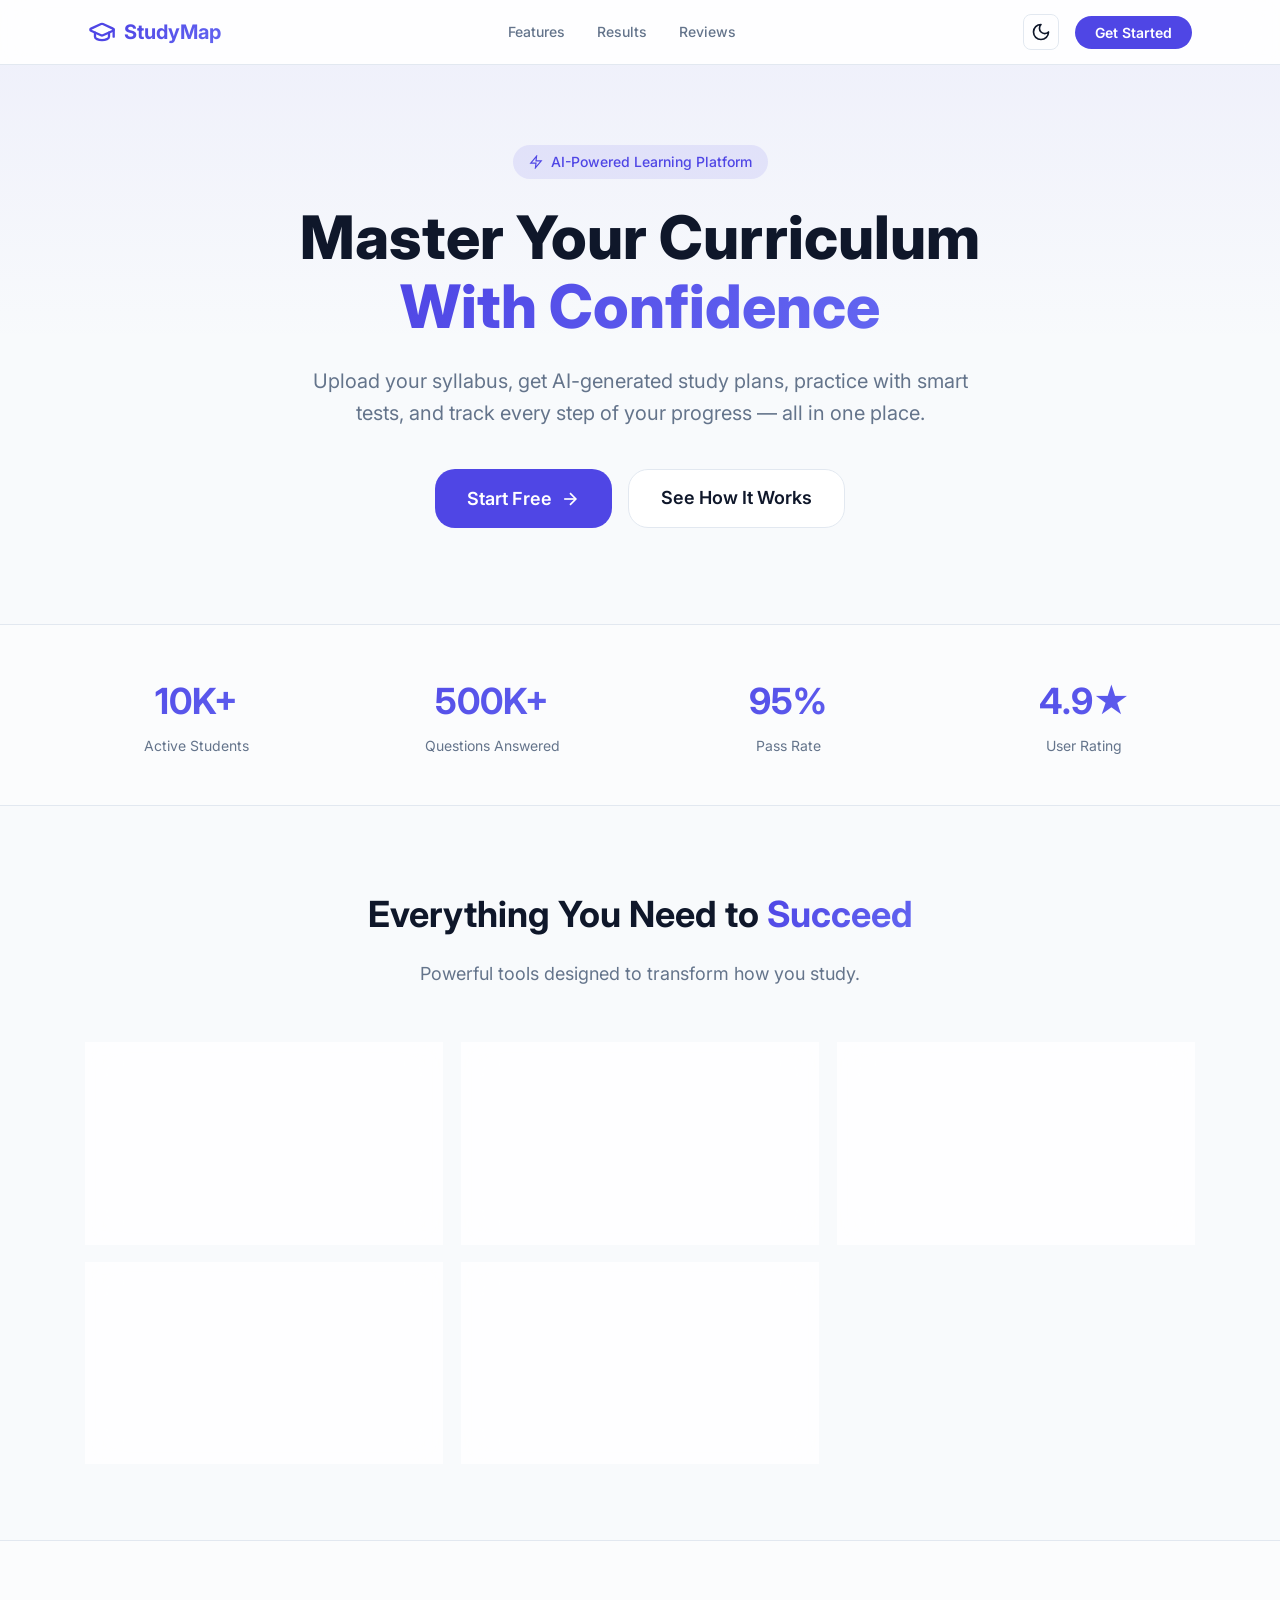
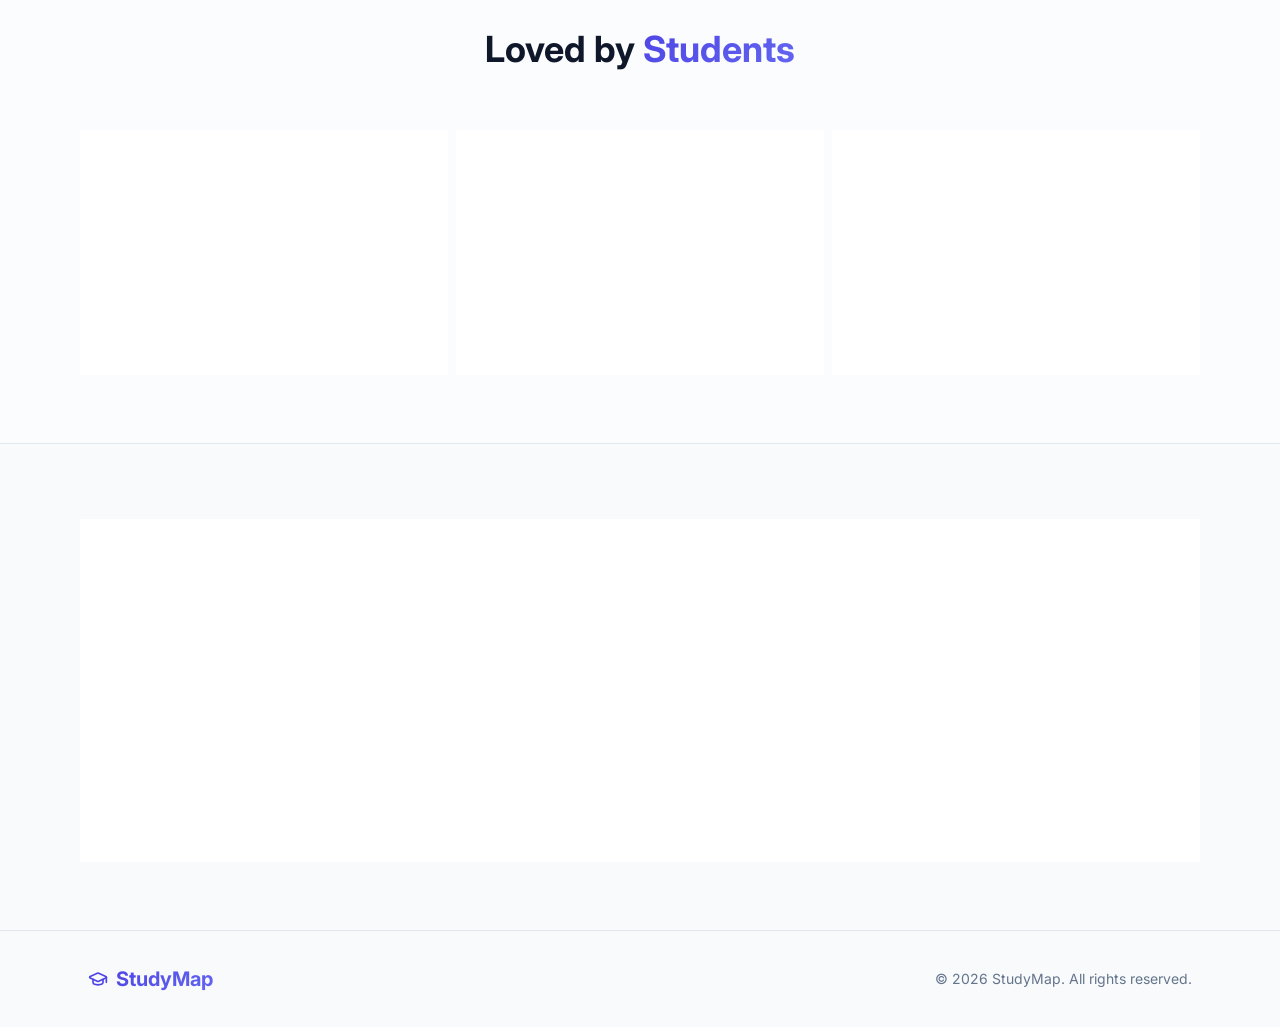
<file: code/frontend/index.html>
<!DOCTYPE html>
<html lang="en">

<head>
    <meta charset="UTF-8">
    <meta name="viewport" content="width=device-width, initial-scale=1.0">
    <title>StudyMap</title>
    <link rel="icon" type="image/svg+xml" href="assets/favicon.svg">
    <script>
        // Redirect to landing page (which will redirect to dashboard if logged in)
        window.location.href = 'landing/home.html';
    </script>
</head>

<body>
    <noscript>
        <p>Please enable JavaScript to use StudyMap.</p>
        <a href="auth/auth.html">Go to Login</a>
    </noscript>
</body>

</html>
</file>
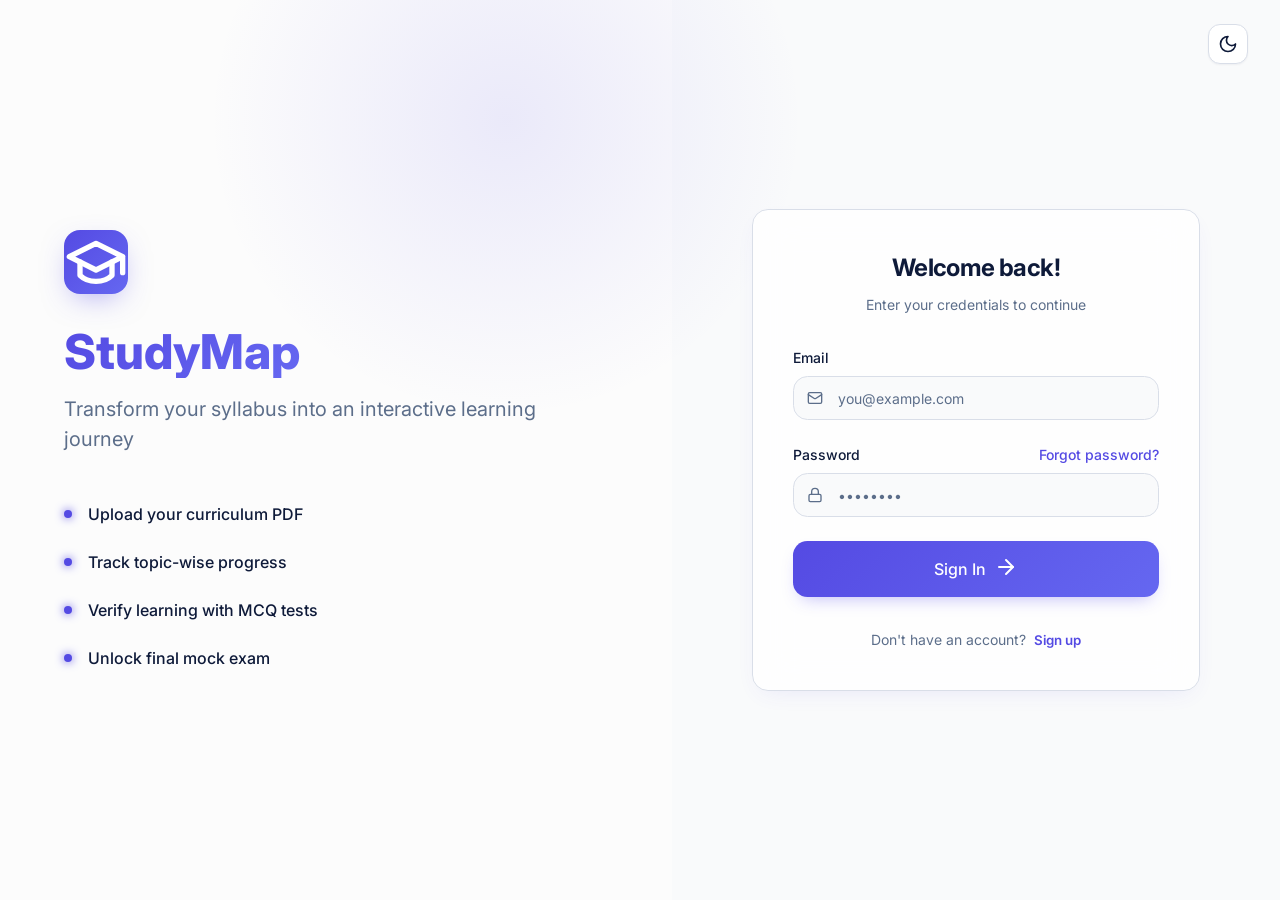
<file: code/frontend/admin/admin.html>
<!DOCTYPE html>
<html lang="en">

<head>
    <meta charset="UTF-8">
    <meta name="viewport" content="width=device-width, initial-scale=1.0">
    <title>StudyMap - Admin Panel</title>
    <link rel="icon" type="image/svg+xml" href="../assets/favicon.svg">
    <link rel="stylesheet" href="../common/common.css">
    <link rel="stylesheet" href="admin.css">
</head>

<body>
    <!-- Mobile Header -->
    <div class="mobile-header">
        <div style="display: flex; align-items: center; gap: 0.5rem;">
            <div class="auth-mobile-logo-icon"
                style="width: 2rem; height: 2rem; display: flex; align-items: center; justify-content: center; background: var(--gradient-primary); border-radius: 0.5rem; color: white;">
                <svg class="icon">
                    <use href="../assets/icons.svg#graduation-cap"></use>
                </svg>
            </div>
            <span style="font-weight: 700;">StudyMap</span>
        </div>
        <div style="display: flex; align-items: center; gap: 0.5rem;">
            <button class="theme-toggle-btn" id="header-theme-toggle-mobile">
                <svg class="icon">
                    <use href="../assets/icons.svg#moon"></use>
                </svg>
            </button>
            <button class="mobile-menu-btn" id="mobile-menu-btn">
                <svg class="icon">
                    <use href="../assets/icons.svg#menu"></use>
                </svg>
            </button>
        </div>
    </div>

    <!-- Mobile Overlay -->
    <div class="mobile-overlay" id="mobile-overlay"></div>

    <div class="layout">
        <!-- Sidebar -->
        <aside class="sidebar" id="sidebar">
            <div class="sidebar-logo">
                <div style="display: flex; align-items: center; gap: 0.75rem; flex: 1;">
                    <div class="sidebar-logo-icon">
                        <svg class="icon">
                            <use href="../assets/icons.svg#graduation-cap"></use>
                        </svg>
                    </div>
                    <span class="sidebar-logo-text">StudyMap</span>
                </div>
                <button class="theme-toggle-btn desktop-only" id="header-theme-toggle">
                    <svg class="icon">
                        <use href="../assets/icons.svg#moon"></use>
                    </svg>
                </button>
            </div>

            <nav class="sidebar-nav">
                <a href="../admin/admin.html" class="sidebar-nav-item active">
                    <svg class="icon">
                        <use href="../assets/icons.svg#shield"></use>
                    </svg>
                    <span>Admin</span>
                </a>
                <a href="../settings/settings.html" class="sidebar-nav-item">
                    <svg class="icon">
                        <use href="../assets/icons.svg#settings"></use>
                    </svg>
                    <span>Settings</span>
                </a>
            </nav>

            <div class="sidebar-footer">
                <div class="sidebar-user">
                    <div class="sidebar-user-avatar">U</div>
                    <div class="sidebar-user-info">
                        <div class="sidebar-user-name">User Name</div>
                        <div class="sidebar-user-email">user@example.com</div>
                    </div>
                </div>
            </div>
        </aside>

        <!-- Main Content -->
        <main class="main-content">
            <div class="admin-container animate-fade-in">
                <div class="admin-header">
                    <h1>Admin Panel</h1>
                    <p>Admin settings and account management</p>
                </div>

                <!-- Admin Panel Navigation -->
                <div class="admin-nav-tabs">
                    <button class="admin-tab-btn active" data-tab="admin-features">
                        <svg class="icon">
                            <use href="../assets/icons.svg#shield"></use>
                        </svg>
                        Admin Features
                    </button>
                    <button class="admin-tab-btn" data-tab="full-report">
                        <svg class="icon">
                            <use href="../assets/icons.svg#file-text"></use>
                        </svg>
                        Full Report
                    </button>
                    <button class="admin-tab-btn" data-tab="settings">
                        <svg class="icon">
                            <use href="../assets/icons.svg#settings"></use>
                        </svg>
                        Settings
                    </button>
                </div>

                <!-- Admin Features Tab -->
                <div id="admin-features" class="admin-tab-content active">
                    <!-- Stats Grid -->
                    <div class="stats-grid" id="stats-grid">
                        <!-- Injected by JS -->
                    </div>

                    <!-- Analytics Charts -->
                    <div class="admin-analytics-grid">
                        <!-- User Growth -->
                        <div class="glass-card admin-chart-card">
                            <h3><svg class="icon">
                                    <use href="../assets/icons.svg#trending-up"></use>
                                </svg> User Growth</h3>
                            <div class="admin-chart-container" id="user-growth-chart">
                                <!-- Injected by JS -->
                            </div>
                        </div>

                        <!-- Progress Distribution -->
                        <div class="glass-card admin-chart-card">
                            <h3><svg class="icon">
                                    <use href="../assets/icons.svg#bar-chart"></use>
                                </svg> Progress Distribution</h3>
                            <div class="admin-chart-container" id="progress-distribution-chart">
                                <!-- Injected by JS -->
                            </div>
                        </div>
                    </div>

                    <!-- User Management -->
                    <div class="glass-card admin-users-card">
                        <div class="admin-card-header">
                            <h2>User Management</h2>
                            <div class="admin-card-actions">
                                <button class="btn btn-outline btn-sm">
                                    <svg class="icon icon-sm">
                                        <use href="../assets/icons.svg#plus"></use>
                                    </svg>
                                    Add User
                                </button>
                            </div>
                        </div>

                        <div class="admin-table-container">
                            <table class="admin-table">
                                <thead>
                                    <tr>
                                        <th>Name</th>
                                        <th>Email</th>
                                        <th>Role</th>
                                        <th>Joined</th>
                                        <th>Progress</th>
                                        <th>Actions</th>
                                    </tr>
                                </thead>
                                <tbody id="users-table-body">
                                    <!-- Injected by JS -->
                                </tbody>
                            </table>
                        </div>
                    </div>
                </div>

                <!-- Full Report Tab -->
                <div id="full-report" class="admin-tab-content">
                    <div class="glass-card report-card">
                        <div class="report-header">
                            <div class="report-header-left">
                                <h2>
                                    <svg class="icon">
                                        <use href="../assets/icons.svg#file-text"></use>
                                    </svg>
                                    Full System Report
                                </h2>
                                <p class="report-subtitle">Comprehensive overview of all users and their activity</p>
                            </div>
                            <div class="report-header-actions">
                                <div class="report-search-wrap">
                                    <svg class="icon icon-sm">
                                        <use href="../assets/icons.svg#search"></use>
                                    </svg>
                                    <input type="text" id="report-search" class="input report-search-input"
                                        placeholder="Search users..." autocomplete="new-password" value="">
                                </div>
                                <button class="btn btn-outline btn-sm" id="export-report-btn">
                                    <svg class="icon icon-sm">
                                        <use href="../assets/icons.svg#download"></use>
                                    </svg>
                                    Export CSV
                                </button>
                                <button class="btn btn-gradient btn-sm" id="generate-report-btn">
                                    <svg class="icon icon-sm">
                                        <use href="../assets/icons.svg#refresh-cw"></use>
                                    </svg>
                                    Generate Report
                                </button>
                            </div>
                        </div>
                        <div class="report-summary" id="report-summary">
                            <!-- Injected by JS -->
                        </div>
                        <div class="admin-table-container report-table-container">
                            <table class="admin-table report-table" id="report-table">
                                <thead>
                                    <tr>
                                        <th>#</th>
                                        <th>Name</th>
                                        <th>Email</th>
                                        <th>Role</th>
                                        <th>Joined</th>
                                        <th>Syllabi</th>
                                        <th>Topics</th>
                                        <th>Verified</th>
                                        <th>Progress</th>
                                        <th>Tests</th>
                                        <th>Passed</th>
                                        <th>Avg Score</th>
                                        <th>Streak</th>
                                        <th>Best Streak</th>
                                        <th>Last Active</th>
                                        <th>Finals</th>
                                        <th>Best Final</th>
                                    </tr>
                                </thead>
                                <tbody id="report-table-body">
                                    <tr>
                                        <td colspan="17" class="report-empty-state">
                                            <svg class="icon spin-animation"
                                                style="width:2rem;height:2rem;opacity:0.4;">
                                                <use href="../assets/icons.svg#refresh-cw"></use>
                                            </svg>
                                            <p>Loading report data...</p>
                                        </td>
                                    </tr>
                                </tbody>
                            </table>
                        </div>
                    </div>
                </div>

                <!-- Settings Tab -->
                <div id="settings" class="admin-tab-content">
                    <!-- Settings Section (Same as user settings) -->
                    <div class="settings-container">
                        <!-- Appearance -->
                        <div class="glass-card settings-section">
                            <h2>Appearance</h2>
                            <div class="settings-theme">
                                <div class="settings-theme-info">
                                    <div class="settings-theme-icon">
                                        <span id="theme-icon">
                                            <svg class="icon">
                                                <use href="../assets/icons.svg#moon"></use>
                                            </svg>
                                        </span>
                                    </div>
                                    <div>
                                        <p class="settings-theme-title">Theme Mode</p>
                                        <p class="settings-theme-subtitle" id="theme-subtitle">Light mode is active</p>
                                    </div>
                                </div>
                                <div class="settings-theme-toggle"
                                    style="display: flex; align-items: center; gap: 0.5rem;">
                                    <span class="text-muted-foreground"><svg class="icon">
                                            <use href="../assets/icons.svg#sun"></use>
                                        </svg></span>
                                    <div class="switch" id="theme-toggle">
                                        <div class="switch-thumb"></div>
                                    </div>
                                    <span class="text-muted-foreground"><svg class="icon">
                                            <use href="../assets/icons.svg#moon"></use>
                                        </svg></span>
                                </div>
                            </div>
                        </div>

                        <!-- Profile Information -->
                        <div class="glass-card settings-section">
                            <h2>Profile Information</h2>
                            <div class="settings-form-group">
                                <label class="label" for="settings-name">Full Name</label>
                                <div class="input-with-icon">
                                    <span class="input-icon"><svg class="icon icon-sm">
                                            <use href="../assets/icons.svg#user"></use>
                                        </svg></span>
                                    <input type="text" id="settings-name" class="input" placeholder="Your Name">
                                </div>
                            </div>
                            <div class="settings-form-group">
                                <label class="label" for="settings-email">Email Address</label>
                                <div class="input-with-icon">
                                    <span class="input-icon"><svg class="icon icon-sm">
                                            <use href="../assets/icons.svg#mail"></use>
                                        </svg></span>
                                    <input type="email" id="settings-email" class="input" placeholder="Your Email">
                                </div>
                            </div>
                            <button class="btn btn-gradient" id="save-profile">
                                <svg class="icon">
                                    <use href="../assets/icons.svg#save"></use>
                                </svg>
                                Save Changes
                            </button>
                        </div>

                        <!-- Change Password -->
                        <div class="glass-card settings-section">
                            <h2>Change Password</h2>
                            <div class="settings-form-group">
                                <label class="label" for="current-password">Current Password</label>
                                <div class="input-with-icon">
                                    <span class="input-icon"><svg class="icon icon-sm">
                                            <use href="../assets/icons.svg#lock"></use>
                                        </svg></span>
                                    <input type="password" id="current-password" class="input" placeholder="••••••••">
                                </div>
                            </div>
                            <div class="settings-form-group">
                                <label class="label" for="new-password">New Password</label>
                                <div class="input-with-icon">
                                    <span class="input-icon"><svg class="icon icon-sm">
                                            <use href="../assets/icons.svg#lock"></use>
                                        </svg></span>
                                    <input type="password" id="new-password" class="input" placeholder="••••••••">
                                </div>
                            </div>
                            <div class="settings-form-group">
                                <label class="label" for="confirm-password">Confirm New Password</label>
                                <div class="input-with-icon">
                                    <span class="input-icon"><svg class="icon icon-sm">
                                            <use href="../assets/icons.svg#lock"></use>
                                        </svg></span>
                                    <input type="password" id="confirm-password" class="input" placeholder="••••••••">
                                </div>
                            </div>
                            <button class="btn btn-outline" id="change-password">
                                <svg class="icon">
                                    <use href="../assets/icons.svg#lock"></use>
                                </svg>
                                Update Password
                            </button>
                        </div>

                        <!-- Account Actions -->
                        <div class="glass-card settings-section settings-danger">
                            <h2>Account</h2>
                            <p>Sign out of your account on this device.</p>
                            <button class="btn btn-destructive" id="logout-btn">
                                <svg class="icon">
                                    <use href="../assets/icons.svg#log-out"></use>
                                </svg>
                                Logout
                            </button>
                        </div>
                    </div>
                </div>
            </div>
        </main>
    </div>

    <script src="../common/config.js"></script>
    <script src="../common/api.js"></script>
    <script src="../common/common.js"></script>
    <script src="https://cdn.sheetjs.com/xlsx-0.20.3/package/dist/xlsx.full.min.js"></script>
    <script src="admin.js"></script>
</body>

</html>
</file>
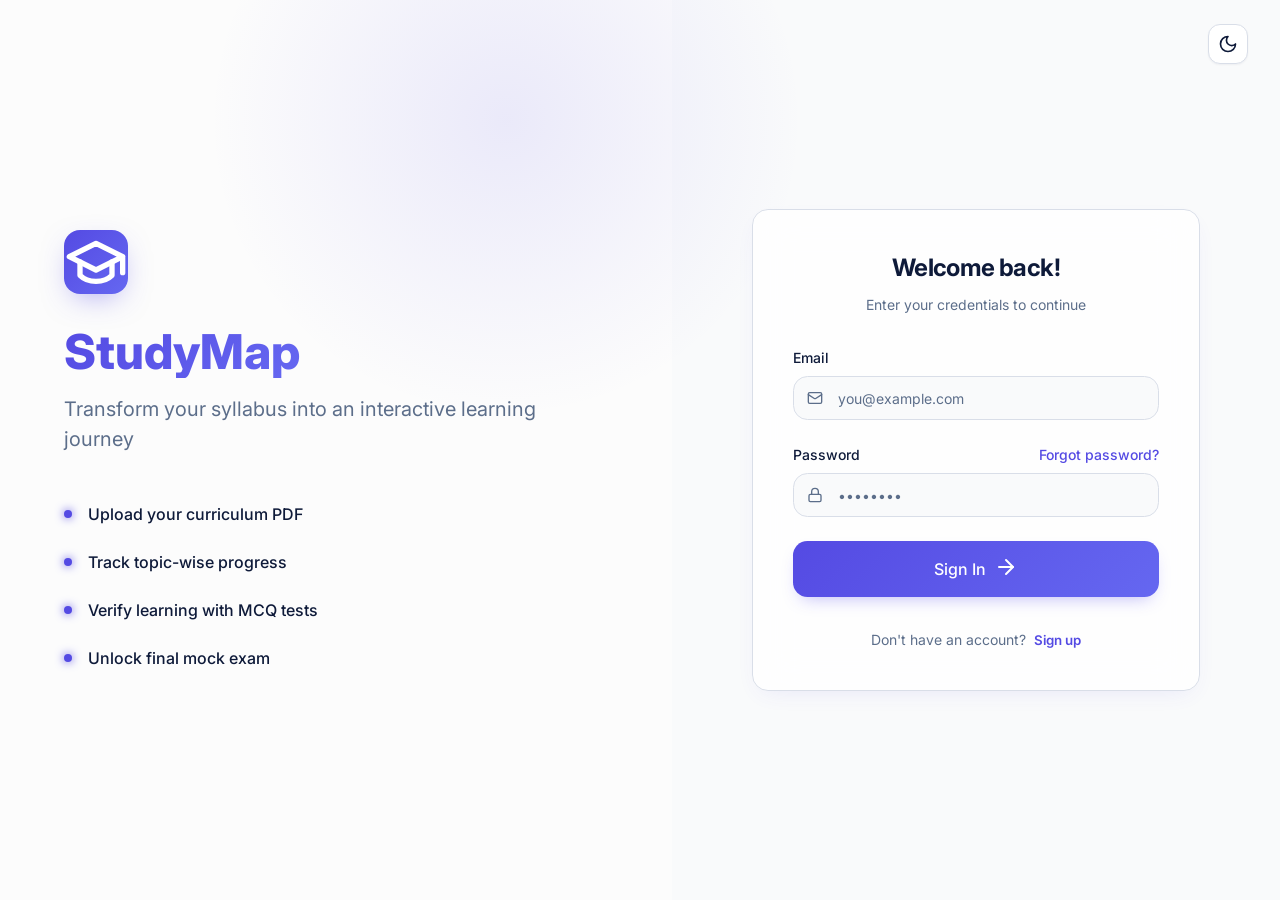
<file: code/frontend/analytics/analytics.html>
<!DOCTYPE html>
<html lang="en">

<head>
    <meta charset="UTF-8">
    <meta name="viewport" content="width=device-width, initial-scale=1.0">
    <title>StudyMap - Analytics</title>
    <link rel="icon" type="image/svg+xml" href="../assets/favicon.svg">
    <link rel="stylesheet" href="../common/common.css">
    <link rel="stylesheet" href="analytics.css">
</head>

<body>
    <!-- Mobile Header -->
    <div class="mobile-header">
        <div style="display: flex; align-items: center; gap: 0.5rem;">
            <div class="auth-mobile-logo-icon"
                style="width: 2rem; height: 2rem; display: flex; align-items: center; justify-content: center; background: var(--gradient-primary); border-radius: 0.5rem; color: white;">
                <svg class="icon">
                    <use href="../assets/icons.svg#graduation-cap"></use>
                </svg>
            </div>
            <span style="font-weight: 700;">StudyMap</span>
        </div>
        <div style="display: flex; align-items: center; gap: 0.5rem;">
            <button class="theme-toggle-btn" id="header-theme-toggle-mobile">
                <svg class="icon">
                    <use href="../assets/icons.svg#moon"></use>
                </svg>
            </button>
            <button class="mobile-menu-btn" id="mobile-menu-btn">
                <svg class="icon">
                    <use href="../assets/icons.svg#menu"></use>
                </svg>
            </button>
        </div>
    </div>

    <!-- Mobile Overlay -->
    <div class="mobile-overlay" id="mobile-overlay"></div>

    <div class="layout">
        <!-- Sidebar -->
        <aside class="sidebar" id="sidebar">
            <div class="sidebar-logo">
                <div style="display: flex; align-items: center; gap: 0.75rem; flex: 1;">
                    <div class="sidebar-logo-icon">
                        <svg class="icon">
                            <use href="../assets/icons.svg#graduation-cap"></use>
                        </svg>
                    </div>
                    <span class="sidebar-logo-text">StudyMap</span>
                </div>
                <button class="theme-toggle-btn desktop-only" id="header-theme-toggle">
                    <svg class="icon">
                        <use href="../assets/icons.svg#moon"></use>
                    </svg>
                </button>
            </div>

            <nav class="sidebar-nav">
                <a href="../dashboard/dashboard.html" class="sidebar-nav-item">
                    <svg class="icon">
                        <use href="../assets/icons.svg#home"></use>
                    </svg>
                    <span>Dashboard</span>
                </a>
                <a href="../upload/upload.html" class="sidebar-nav-item">
                    <svg class="icon">
                        <use href="../assets/icons.svg#upload"></use>
                    </svg>
                    <span>Upload PDF</span>
                </a>
                <a href="../syllabus/syllabus.html" class="sidebar-nav-item">
                    <svg class="icon">
                        <use href="../assets/icons.svg#book-open"></use>
                    </svg>
                    <span>Syllabus</span>
                </a>
                <a href="../streaks/streaks.html" class="sidebar-nav-item">
                    <svg class="icon">
                        <use href="../assets/icons.svg#flame"></use>
                    </svg>
                    <span>Streaks</span>
                </a>
                <a href="../final-exam/final-exam.html" class="sidebar-nav-item">
                    <svg class="icon">
                        <use href="../assets/icons.svg#trophy"></use>
                    </svg>
                    <span>Final Exam</span>
                </a>
                <a href="../analytics/analytics.html" class="sidebar-nav-item active">
                    <svg class="icon">
                        <use href="../assets/icons.svg#bar-chart"></use>
                    </svg>
                    <span>Analytics</span>
                </a>
                <a href="../settings/settings.html" class="sidebar-nav-item">
                    <svg class="icon">
                        <use href="../assets/icons.svg#settings"></use>
                    </svg>
                    <span>Settings</span>
                </a>
            </nav>

            <div class="sidebar-footer">
                <div class="sidebar-user">
                    <div class="sidebar-user-avatar">U</div>
                    <div class="sidebar-user-info">
                        <div class="sidebar-user-name">User Name</div>
                        <div class="sidebar-user-email">user@example.com</div>
                    </div>
                </div>
            </div>
        </aside>

        <!-- Main Content -->
        <main class="main-content">
            <div id="context-banner-container"></div>
            <div class="analytics-container animate-fade-in">
                <div class="analytics-header">
                    <h1>Analytics</h1>
                    <p>Track your learning progress and performance</p>
                </div>

                <!-- Stats Grid -->
                <div class="stats-grid" id="stats-grid">
                    <!-- Injected by JS -->
                </div>

                <!-- Charts -->
                <div class="two-col-grid">
                    <!-- Subject Progress -->
                    <div class="glass-card analytics-chart">
                        <div class="analytics-chart-header">
                            <div class="analytics-chart-icon">
                                <svg class="icon">
                                    <use href="../assets/icons.svg#bar-chart"></use>
                                </svg>
                            </div>
                            <h2>Subject Progress</h2>
                        </div>
                        <div class="analytics-chart-placeholder" id="subject-progress-container">
                            <!-- Injected by JS -->
                        </div>
                    </div>

                    <!-- Overall Completion -->
                    <div class="glass-card analytics-chart">
                        <div class="analytics-chart-header">
                            <div class="analytics-chart-icon">
                                <svg class="icon">
                                    <use href="../assets/icons.svg#target"></use>
                                </svg>
                            </div>
                            <h2>Overall Completion</h2>
                        </div>
                        <div style="display: flex; justify-content: center; padding: 2rem;"
                            id="overall-completion-container">
                            <!-- Injected by JS -->
                        </div>
                    </div>
                </div>

                <!-- Weekly Activity -->
                <div class="glass-card weekly-activity">
                    <div class="weekly-activity-header">
                        <div style="display: flex; align-items: center; gap: 0.5rem;">
                            <svg class="icon">
                                <use href="../assets/icons.svg#clock"></use>
                            </svg>
                            <h2 style="font-size: 1.125rem; font-weight: 600;">Weekly Activity</h2>
                        </div>
                        <div class="weekly-activity-streak">
                            <span id="weekly-streak-text">0 day streak</span>
                        </div>
                    </div>
                    <div class="weekly-activity-days" id="weekly-activity-days">
                        <!-- Injected by JS -->
                    </div>
                </div>
            </div>
        </main>
    </div>

    <script src="../common/config.js"></script>
    <script src="../common/api.js"></script>
    <script src="../common/common.js"></script>
    <script src="analytics.js"></script>
</body>

</html>
</file>
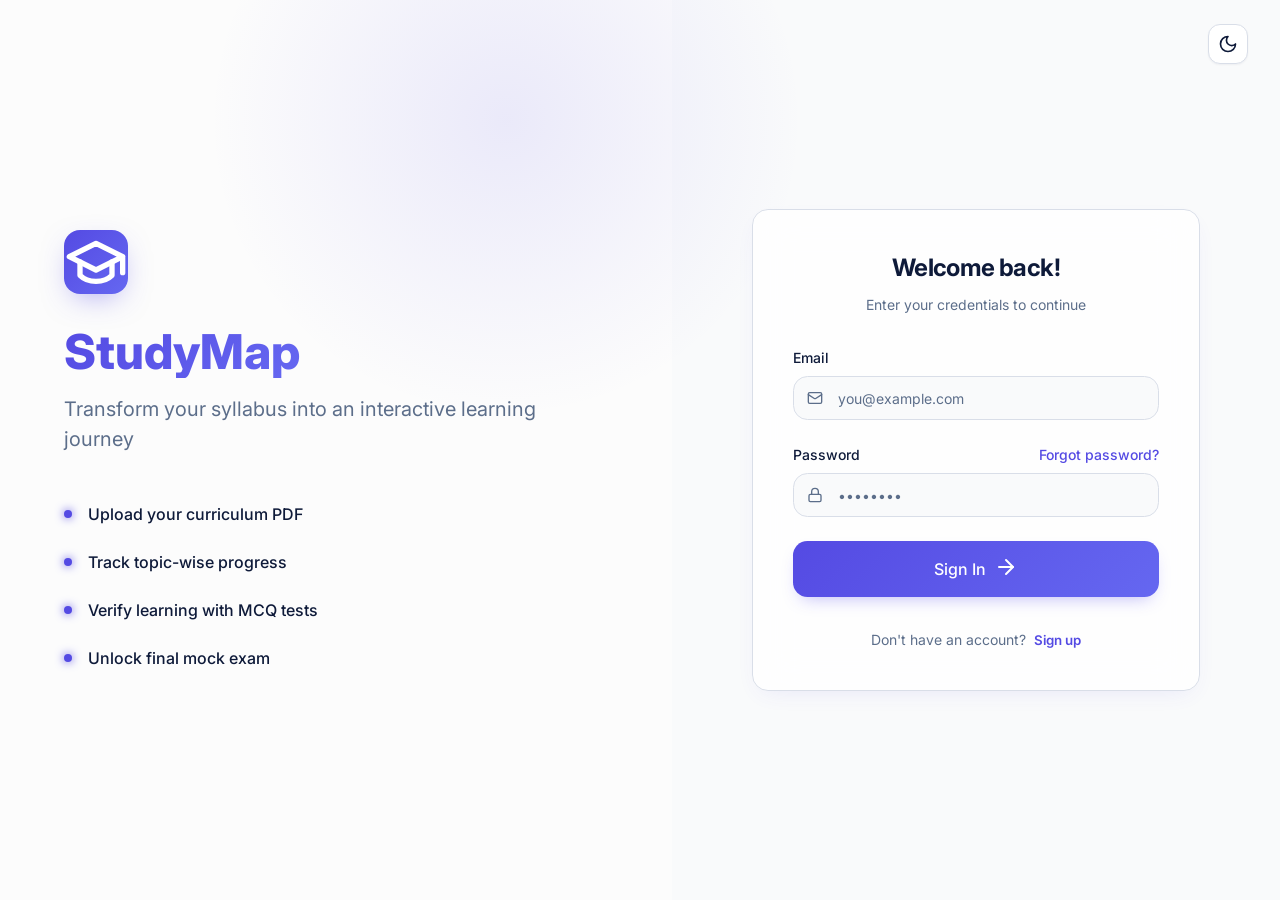
<file: code/frontend/auth/auth.html>
<!DOCTYPE html>
<html lang="en">

<head>
    <meta charset="UTF-8">
    <meta name="viewport" content="width=device-width, initial-scale=1.0">
    <title>StudyMap - Login</title>
    <link rel="icon" type="image/svg+xml" href="../assets/favicon.svg">
    <link rel="stylesheet" href="../common/common.css">
    <link rel="stylesheet" href="auth.css">
</head>

<body>
    <div class="auth-page">
        <!-- Theme Toggle -->
        <div class="auth-theme-toggle">
            <button class="theme-toggle-btn" id="header-theme-toggle">
                <svg class="icon">
                    <use href="../assets/icons.svg#moon"></use>
                </svg>
            </button>
        </div>

        <div class="auth-branding">
            <div class="auth-branding-content">
                <a class="auth-branding-logo animate-float" href="../landing/home.html" aria-label="Home">
                    <svg class="icon" style="width: 4rem; height: 4rem;">
                        <use href="../assets/icons.svg#graduation-cap"></use>
                    </svg>
                </a>
                <a href="../landing/home.html" class="auth-branding-title"
                    style="display:inline-block; color: inherit; text-decoration: none;">StudyMap</a>
                <p class="auth-branding-subtitle">Transform your syllabus into an interactive learning journey</p>
                <div class="auth-branding-features">
                    <div class="auth-branding-feature">
                        <div class="auth-branding-feature-dot"></div>
                        <span>Upload your curriculum PDF</span>
                    </div>
                    <div class="auth-branding-feature">
                        <div class="auth-branding-feature-dot"></div>
                        <span>Track topic-wise progress</span>
                    </div>
                    <div class="auth-branding-feature">
                        <div class="auth-branding-feature-dot"></div>
                        <span>Verify learning with MCQ tests</span>
                    </div>
                    <div class="auth-branding-feature">
                        <div class="auth-branding-feature-dot"></div>
                        <span>Unlock final mock exam</span>
                    </div>
                </div>
            </div>
        </div>

        <div class="auth-form-container">
            <div class="auth-form-wrapper animate-slide-up">
                <a class="auth-mobile-logo" href="../landing/home.html" aria-label="Home">
                    <div class="auth-mobile-logo-icon">
                        <svg class="icon">
                            <use href="../assets/icons.svg#graduation-cap"></use>
                        </svg>
                    </div>
                    <span class="auth-mobile-logo-text">StudyMap</span>
                </a>

                <div class="glass-card auth-form" id="main-auth-card">
                    <div class="auth-form-header">
                        <h2 class="auth-form-title" id="auth-title">Welcome back!</h2>
                        <p class="auth-form-subtitle" id="auth-subtitle">Enter your credentials to continue</p>
                    </div>

                    <form id="auth-form">
                        <div class="auth-form-group hidden" id="name-group">
                            <label class="label" for="name">Full Name</label>
                            <div class="input-with-icon">
                                <span class="input-icon">
                                    <svg class="icon icon-sm">
                                        <use href="../assets/icons.svg#user"></use>
                                    </svg>
                                </span>
                                <input type="text" id="name" class="input" placeholder="John Doe">
                            </div>
                        </div>

                        <div class="auth-form-group">
                            <label class="label" for="email">Email</label>
                            <div class="input-with-icon">
                                <span class="input-icon">
                                    <svg class="icon icon-sm">
                                        <use href="../assets/icons.svg#mail"></use>
                                    </svg>
                                </span>
                                <input type="email" id="email" class="input" placeholder="you@example.com" required>
                            </div>
                        </div>

                        <div class="auth-form-group">
                            <div style="display: flex; justify-content: space-between; align-items: center; margin-bottom: 0.5rem;">
                                <label class="label" for="password" style="margin-bottom: 0;">Password</label>
                                <a href="#" id="forgot-password-link" style="font-size: 0.875rem; color: var(--primary); font-weight: 500; text-decoration: none; cursor: pointer; position: relative; z-index: 50;">Forgot password?</a>
                            </div>
                            <div class="input-with-icon">
                                <span class="input-icon">
                                    <svg class="icon icon-sm">
                                        <use href="../assets/icons.svg#lock"></use>
                                    </svg>
                                </span>
                                <input type="password" id="password" class="input" placeholder="••••••••" required
                                    minlength="6">
                            </div>
                        </div>

                        <button type="submit" class="btn btn-gradient btn-lg" style="width: 100%;" id="auth-submit">
                            <span id="auth-btn-text">Sign In</span>
                            <span id="auth-btn-icon">
                                <svg class="icon">
                                    <use href="../assets/icons.svg#arrow-right"></use>
                                </svg>
                            </span>
                        </button>
                    </form>

                    <div class="auth-form-footer">
                        <span id="auth-toggle-text">Don't have an account?</span>
                        <button type="button" id="auth-toggle">Sign up</button>
                    </div>
                </div>

                <div class="glass-card auth-form hidden" id="forgot-password-card" style="display: none;">
                    <div class="auth-form-header">
                        <h2 class="auth-form-title">Reset Password</h2>
                        <p class="auth-form-subtitle">Enter your email to receive a reset link</p>
                    </div>

                    <form id="forgot-password-form">
                        <div class="auth-form-group">
                            <label class="label" for="forgot-email">Email</label>
                            <div class="input-with-icon">
                                <span class="input-icon">
                                    <svg class="icon icon-sm">
                                        <use href="../assets/icons.svg#mail"></use>
                                    </svg>
                                </span>
                                <input type="email" id="forgot-email" class="input" placeholder="you@example.com" required>
                            </div>
                        </div>

                        <button type="submit" class="btn btn-gradient btn-lg" style="width: 100%;" id="forgot-submit">
                            <span id="forgot-btn-text">Send Reset Link</span>
                            <span id="forgot-btn-icon">
                                <svg class="icon">
                                    <use href="../assets/icons.svg#arrow-right"></use>
                                </svg>
                            </span>
                        </button>
                    </form>

                    <div class="auth-form-footer">
                        <button type="button" id="back-to-login" style="background:none; border:none; color:var(--text-secondary); cursor:pointer; font-size:0.875rem;">&larr; Back to Login</button>
                    </div>
                </div>
            </div>
        </div>
    </div>
    <script src="../common/config.js"></script>
    <script src="../common/api.js"></script>
    <script src="../common/common.js"></script>
    <script src="auth.js"></script>
</body>

</html>
</file>
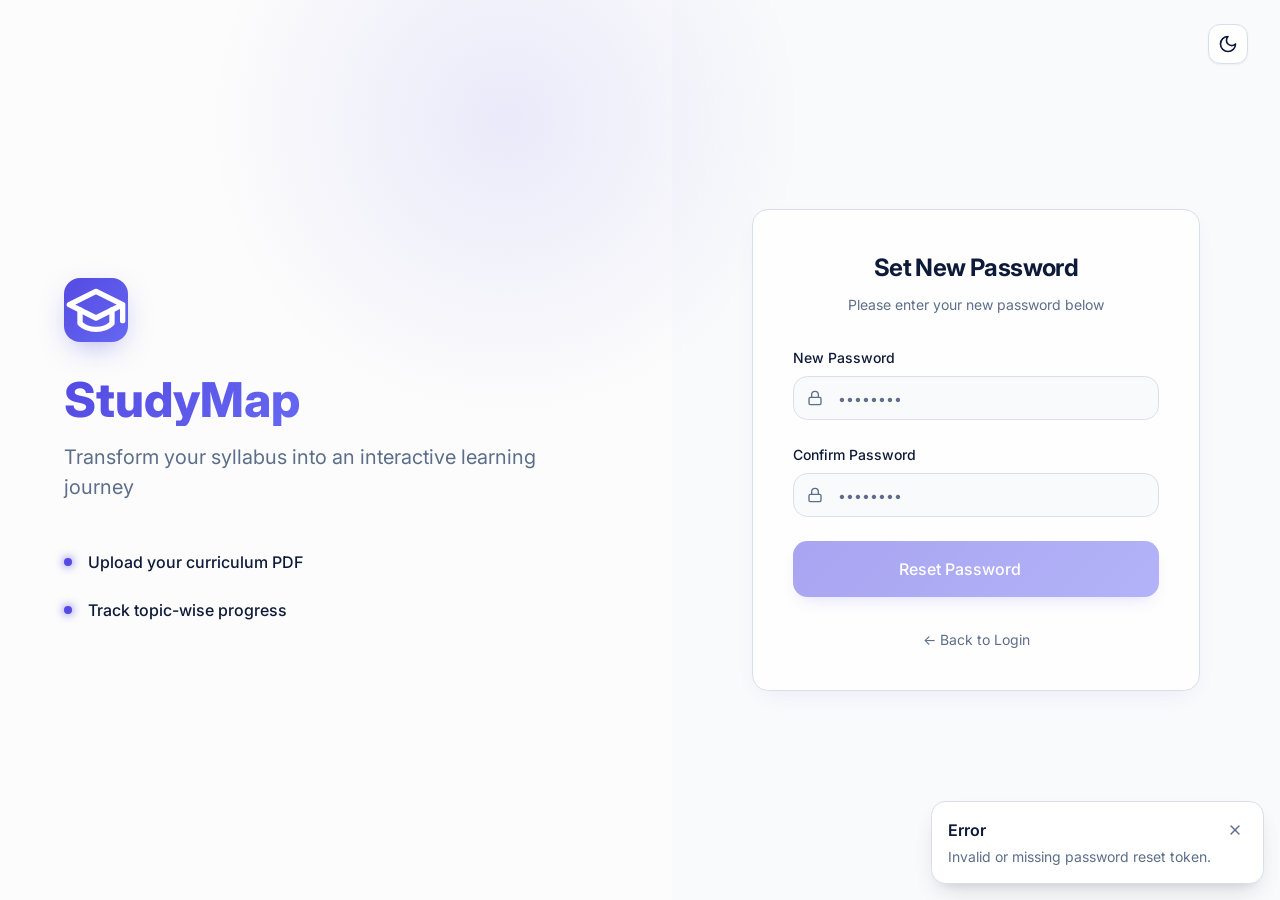
<file: code/frontend/auth/reset-password.html>
<!DOCTYPE html>
<html lang="en">

<head>
    <meta charset="UTF-8">
    <meta name="viewport" content="width=device-width, initial-scale=1.0">
    <title>StudyMap - Reset Password</title>
    <link rel="icon" type="image/svg+xml" href="../assets/favicon.svg">
    <link rel="stylesheet" href="../common/common.css">
    <link rel="stylesheet" href="auth.css">
</head>

<body>
    <div class="auth-page">
        <!-- Theme Toggle -->
        <div class="auth-theme-toggle">
            <button class="theme-toggle-btn" id="header-theme-toggle">
                <svg class="icon">
                    <use href="../assets/icons.svg#moon"></use>
                </svg>
            </button>
        </div>

        <div class="auth-branding">
            <div class="auth-branding-content">
                <a class="auth-branding-logo animate-float" href="../landing/home.html" aria-label="Home">
                    <svg class="icon" style="width: 4rem; height: 4rem;">
                        <use href="../assets/icons.svg#graduation-cap"></use>
                    </svg>
                </a>
                <a href="../landing/home.html" class="auth-branding-title"
                    style="display:inline-block; color: inherit; text-decoration: none;">StudyMap</a>
                <p class="auth-branding-subtitle">Transform your syllabus into an interactive learning journey</p>
                <div class="auth-branding-features">
                    <div class="auth-branding-feature">
                        <div class="auth-branding-feature-dot"></div>
                        <span>Upload your curriculum PDF</span>
                    </div>
                    <div class="auth-branding-feature">
                        <div class="auth-branding-feature-dot"></div>
                        <span>Track topic-wise progress</span>
                    </div>
                </div>
            </div>
        </div>

        <div class="auth-form-container">
            <div class="auth-form-wrapper animate-slide-up">
                <a class="auth-mobile-logo" href="../landing/home.html" aria-label="Home">
                    <div class="auth-mobile-logo-icon">
                        <svg class="icon">
                            <use href="../assets/icons.svg#graduation-cap"></use>
                        </svg>
                    </div>
                    <span class="auth-mobile-logo-text">StudyMap</span>
                </a>

                <div class="glass-card auth-form" id="reset-password-card">
                    <div class="auth-form-header">
                        <h2 class="auth-form-title">Set New Password</h2>
                        <p class="auth-form-subtitle">Please enter your new password below</p>
                    </div>

                    <form id="reset-password-form">
                        <div class="auth-form-group">
                            <label class="label" for="new-password">New Password</label>
                            <div class="input-with-icon">
                                <span class="input-icon">
                                    <svg class="icon icon-sm">
                                        <use href="../assets/icons.svg#lock"></use>
                                    </svg>
                                </span>
                                <input type="password" id="new-password" class="input" placeholder="••••••••" required
                                    minlength="6">
                            </div>
                        </div>

                        <div class="auth-form-group">
                            <label class="label" for="confirm-password">Confirm Password</label>
                            <div class="input-with-icon">
                                <span class="input-icon">
                                    <svg class="icon icon-sm">
                                        <use href="../assets/icons.svg#lock"></use>
                                    </svg>
                                </span>
                                <input type="password" id="confirm-password" class="input" placeholder="••••••••" required
                                    minlength="6">
                            </div>
                        </div>

                        <button type="submit" class="btn btn-gradient btn-lg" style="width: 100%;" id="reset-submit">
                            <span id="reset-btn-text">Reset Password</span>
                            <span id="reset-btn-icon">
                                <svg class="icon">
                                    <use href="../assets/icons.svg#check"></use>
                                </svg>
                            </span>
                        </button>
                    </form>

                    <div class="auth-form-footer">
                        <a href="auth.html" style="color:var(--text-secondary); text-decoration:none; font-size:0.875rem;">&larr; Back to Login</a>
                    </div>
                </div>
                
                <div class="glass-card auth-form hidden" id="reset-success-card" style="display: none; text-align: center;">
                    <div class="auth-form-header">
                        <div style="width: 4rem; height: 4rem; border-radius: 50%; background: rgba(16, 185, 129, 0.1); color: rgb(16, 185, 129); display: flex; align-items: center; justify-content: center; margin: 0 auto 1rem;">
                            <svg class="icon" style="width: 2rem; height: 2rem;">
                                <use href="../assets/icons.svg#check"></use>
                            </svg>
                        </div>
                        <h2 class="auth-form-title">Password Reset</h2>
                        <p class="auth-form-subtitle">Your password has been successfully reset.</p>
                    </div>
                    
                    <a href="auth.html" class="btn btn-gradient btn-lg" style="width: 100%; text-decoration: none; display: inline-block;">
                        Return to Login
                    </a>
                </div>
            </div>
        </div>
    </div>
    
    <script src="../common/config.js"></script>
    <script src="../common/api.js"></script>
    <script src="../common/common.js"></script>
    <script src="reset-password.js"></script>
</body>

</html>
</file>
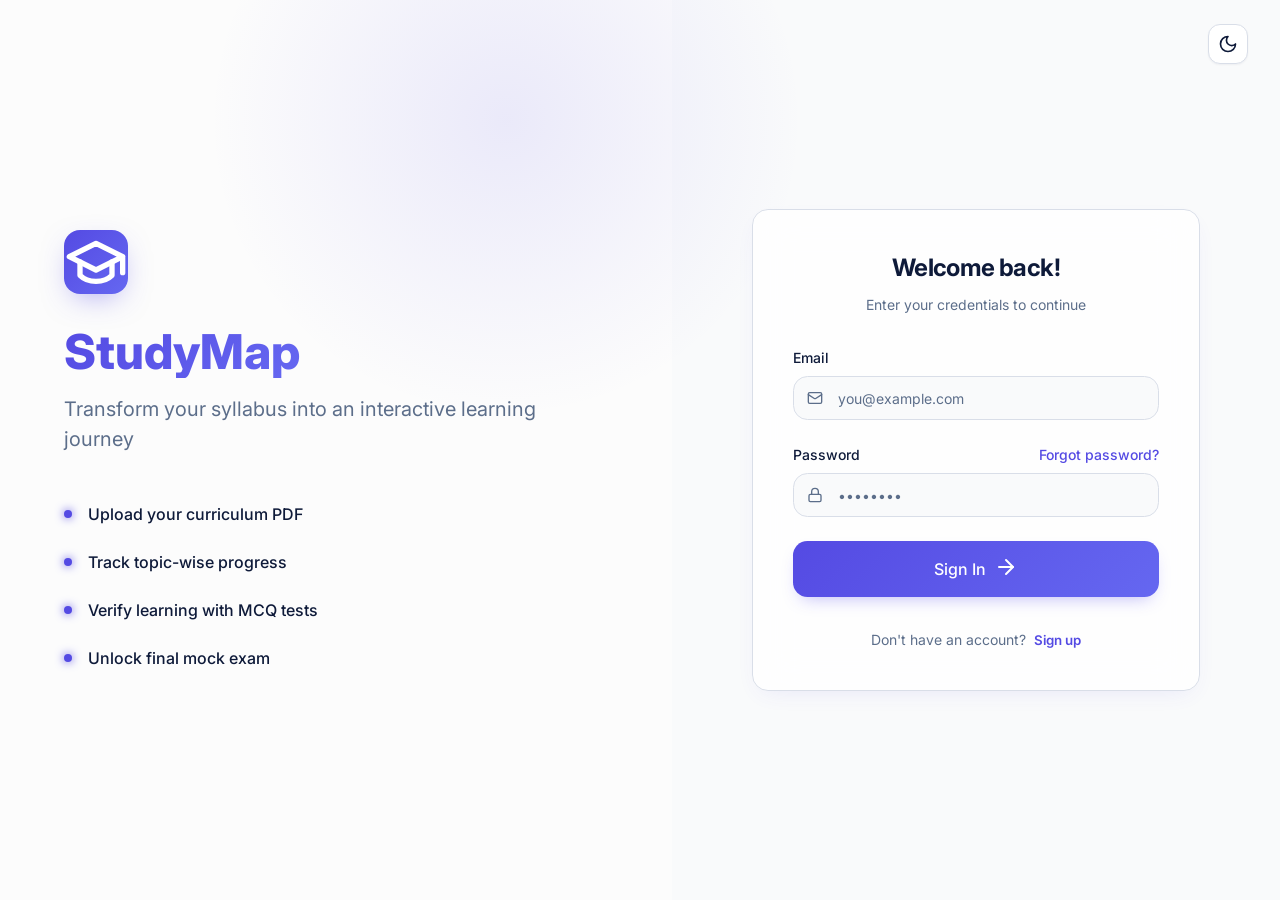
<file: code/frontend/dashboard/dashboard.html>
<!DOCTYPE html>
<html lang="en">

<head>
    <meta charset="UTF-8">
    <meta name="viewport" content="width=device-width, initial-scale=1.0">
    <title>StudyMap - Dashboard</title>
    <link rel="icon" type="image/svg+xml" href="../assets/favicon.svg">
    <link rel="stylesheet" href="../common/common.css">
    <link rel="stylesheet" href="dashboard.css">
</head>

<body>
    <!-- Mobile Header -->
    <div class="mobile-header">
        <div style="display: flex; align-items: center; gap: 0.5rem;">
            <div class="auth-mobile-logo-icon"
                style="width: 2rem; height: 2rem; display: flex; align-items: center; justify-content: center; background: var(--gradient-primary); border-radius: 0.5rem; color: white;">
                <svg class="icon">
                    <use href="../assets/icons.svg#graduation-cap"></use>
                </svg>
            </div>
            <span style="font-weight: 700;">StudyMap</span>
        </div>
        <div style="display: flex; align-items: center; gap: 0.5rem;">
            <button class="theme-toggle-btn" id="header-theme-toggle-mobile">
                <svg class="icon">
                    <use href="../assets/icons.svg#moon"></use>
                </svg>
            </button>
            <button class="mobile-menu-btn" id="mobile-menu-btn">
                <svg class="icon">
                    <use href="../assets/icons.svg#menu"></use>
                </svg>
            </button>
        </div>
    </div>

    <!-- Mobile Overlay -->
    <div class="mobile-overlay" id="mobile-overlay"></div>

    <div class="layout">
        <!-- Sidebar -->
        <aside class="sidebar" id="sidebar">
            <div class="sidebar-logo">
                <div style="display: flex; align-items: center; gap: 0.75rem; flex: 1;">
                    <div class="sidebar-logo-icon">
                        <svg class="icon">
                            <use href="../assets/icons.svg#graduation-cap"></use>
                        </svg>
                    </div>
                    <span class="sidebar-logo-text">StudyMap</span>
                </div>
                <button class="theme-toggle-btn desktop-only" id="header-theme-toggle">
                    <svg class="icon">
                        <use href="../assets/icons.svg#moon"></use>
                    </svg>
                </button>
            </div>

            <nav class="sidebar-nav">
                <a href="../dashboard/dashboard.html" class="sidebar-nav-item active">
                    <svg class="icon">
                        <use href="../assets/icons.svg#home"></use>
                    </svg>
                    <span>Dashboard</span>
                </a>
                <a href="../upload/upload.html" class="sidebar-nav-item">
                    <svg class="icon">
                        <use href="../assets/icons.svg#upload"></use>
                    </svg>
                    <span>Upload PDF</span>
                </a>
                <a href="../syllabus/syllabus.html" class="sidebar-nav-item">
                    <svg class="icon">
                        <use href="../assets/icons.svg#book-open"></use>
                    </svg>
                    <span>Syllabus</span>
                </a>
                <a href="../streaks/streaks.html" class="sidebar-nav-item">
                    <svg class="icon">
                        <use href="../assets/icons.svg#flame"></use>
                    </svg>
                    <span>Streaks</span>
                </a>
                <a href="../final-exam/final-exam.html" class="sidebar-nav-item">
                    <svg class="icon">
                        <use href="../assets/icons.svg#trophy"></use>
                    </svg>
                    <span>Final Exam</span>
                </a>
                <a href="../analytics/analytics.html" class="sidebar-nav-item">
                    <svg class="icon">
                        <use href="../assets/icons.svg#bar-chart"></use>
                    </svg>
                    <span>Analytics</span>
                </a>
                <a href="../settings/settings.html" class="sidebar-nav-item">
                    <svg class="icon">
                        <use href="../assets/icons.svg#settings"></use>
                    </svg>
                    <span>Settings</span>
                </a>
            </nav>

            <div class="sidebar-footer">
                <div class="sidebar-user">
                    <div class="sidebar-user-avatar">U</div>
                    <div class="sidebar-user-info">
                        <div class="sidebar-user-name">User Name</div>
                        <div class="sidebar-user-email">user@example.com</div>
                    </div>
                </div>
            </div>
        </aside>

        <!-- Main Content -->
        <main class="main-content">
            <div id="context-banner-container"></div>
            <div style="display: flex; flex-direction: column; gap: 2rem;">
                <!-- Header -->
                <div class="dashboard-header animate-slide-up">
                    <div class="dashboard-greeting">
                        <h1 id="welcome-message">Welcome back, Student!</h1>
                        <p id="welcome-subtitle">Keep up the great work on your learning journey!</p>
                    </div>
                    <div class="dashboard-actions">
                        <button class="btn btn-outline btn-lg" onclick="window.location.href='../upload/upload.html'">
                            <svg class="icon">
                                <use href="../assets/icons.svg#upload"></use>
                            </svg>
                            Upload PDF
                        </button>
                        <button class="btn btn-gradient btn-lg"
                            onclick="window.location.href='../syllabus/syllabus.html'">
                            Continue Study
                            <svg class="icon">
                                <use href="../assets/icons.svg#arrow-right"></use>
                            </svg>
                        </button>
                    </div>
                </div>

                <!-- Main Progress Card -->
                <div class="glass-card dashboard-progress-card animate-slide-up delay-1">
                    <div class="dashboard-progress-content">
                        <!-- Progress Ring Container -->
                        <div id="progress-ring-container">
                            <!-- SVG injected by JS or Static with ID -->
                            <div class="progress-ring" style="width: 180px; height: 180px;">
                                <svg width="180" height="180">
                                    <circle cx="90" cy="90" r="83" fill="none" stroke="currentColor" stroke-width="14"
                                        class="ring-bg" />
                                    <circle cx="90" cy="90" r="83" fill="none" stroke="currentColor" stroke-width="14"
                                        stroke-dasharray="521.5" stroke-dashoffset="521.5" stroke-linecap="round"
                                        class="ring-fill success" id="progress-ring-circle" />
                                </svg>
                                <div class="progress-ring-label">
                                    <span class="progress-ring-value text-success" id="progress-percentage">0%</span>
                                    <span class="progress-ring-text">Complete</span>
                                </div>
                            </div>
                        </div>

                        <div class="dashboard-progress-info">
                            <h2 class="dashboard-progress-title">Syllabus Progress</h2>
                            <p class="dashboard-progress-subtitle" id="syllabus-name">No syllabus uploaded yet</p>

                            <div class="dashboard-progress-stats">
                                <div class="dashboard-progress-stat">
                                    <p class="dashboard-progress-stat-value" id="stat-topics">0</p>
                                    <p class="dashboard-progress-stat-label">Topics</p>
                                </div>
                                <div class="dashboard-progress-stat success">
                                    <p class="dashboard-progress-stat-value text-success" id="stat-verified">0</p>
                                    <p class="dashboard-progress-stat-label">Verified</p>
                                </div>
                                <div class="dashboard-progress-stat warning">
                                    <p class="dashboard-progress-stat-value text-warning" id="stat-pending">0</p>
                                    <p class="dashboard-progress-stat-label">Pending</p>
                                </div>
                            </div>

                            <div>
                                <div
                                    style="display: flex; justify-content: space-between; font-size: 0.875rem; margin-bottom: 0.5rem;">
                                    <span class="text-muted-foreground">Overall Progress</span>
                                    <span style="font-weight: 500;" id="progress-text">0%</span>
                                </div>
                                <div class="progress-bar" style="height: 0.75rem;">
                                    <div class="progress-bar-fill" id="progress-bar-fill" style="width: 0%;"></div>
                                </div>
                            </div>
                        </div>
                    </div>
                </div>

                <!-- PDF Management Section -->
                <div class="pdf-management-section animate-slide-up delay-2">
                    <div class="section-header">
                        <div style="display: flex; align-items: center; gap: 0.75rem;">
                            <div class="section-icon">
                                <svg class="icon">
                                    <use href="../assets/icons.svg#book-open"></use>
                                </svg>
                            </div>
                            <div>
                                <h2 class="section-title">My Syllabi</h2>
                                <p class="section-subtitle">Manage your uploaded PDFs and study materials</p>
                            </div>
                        </div>
                        <button class="btn btn-outline btn-sm" onclick="window.location.href='../upload/upload.html'">
                            <svg class="icon">
                                <use href="../assets/icons.svg#plus"></use>
                            </svg>
                            Add New
                        </button>
                    </div>

                    <div class="pdf-grid" id="pdf-list-container">
                        <!-- PDF Cards will be injected here -->
                        <div class="pdf-loading">
                            <div class="pulse-animation" style="width: 100%; height: 120px; border-radius: 1rem;"></div>
                        </div>
                    </div>
                </div>

                <!-- Quick Actions -->
                <div class="glass-card quick-actions animate-slide-up delay-2">
                    <h3>Quick Actions</h3>

                    <button class="quick-action-item" onclick="window.location.href='../upload/upload.html'">
                        <div class="quick-action-icon primary">
                            <svg class="icon">
                                <use href="../assets/icons.svg#upload"></use>
                            </svg>
                        </div>
                        <div class="quick-action-content">
                            <p class="quick-action-title">Upload New PDF</p>
                            <p class="quick-action-subtitle">Add a new syllabus to track</p>
                        </div>
                        <span class="quick-action-arrow">
                            <svg class="icon">
                                <use href="../assets/icons.svg#arrow-right"></use>
                            </svg>
                        </span>
                    </button>

                    <button class="quick-action-item" onclick="window.location.href='../syllabus/syllabus.html'">
                        <div class="quick-action-icon success">
                            <svg class="icon">
                                <use href="../assets/icons.svg#book-open"></use>
                            </svg>
                        </div>
                        <div class="quick-action-content">
                            <p class="quick-action-title">Continue Learning</p>
                            <p class="quick-action-subtitle">Resume where you left off</p>
                        </div>
                        <span class="quick-action-arrow">
                            <svg class="icon">
                                <use href="../assets/icons.svg#arrow-right"></use>
                            </svg>
                        </span>
                    </button>

                    <button class="quick-action-item" onclick="window.location.href='../analytics/analytics.html'">
                        <div class="quick-action-icon warning">
                            <svg class="icon">
                                <use href="../assets/icons.svg#sparkles"></use>
                            </svg>
                        </div>
                        <div class="quick-action-content">
                            <p class="quick-action-title">View Analytics</p>
                            <p class="quick-action-subtitle">Track your performance</p>
                        </div>
                        <span class="quick-action-arrow">
                            <svg class="icon">
                                <use href="../assets/icons.svg#arrow-right"></use>
                            </svg>
                        </span>
                    </button>
                </div>
            </div>
        </main>
    </div>

    <!-- Toast Container (Static or Dynamic?) -->
    <!-- If Toast creates it dynamically, it's fine. -->

    <script src="../common/config.js"></script>
    <script src="../common/api.js"></script>
    <script src="../common/common.js"></script>
    <script src="dashboard.js"></script>
</body>

</html>
</file>
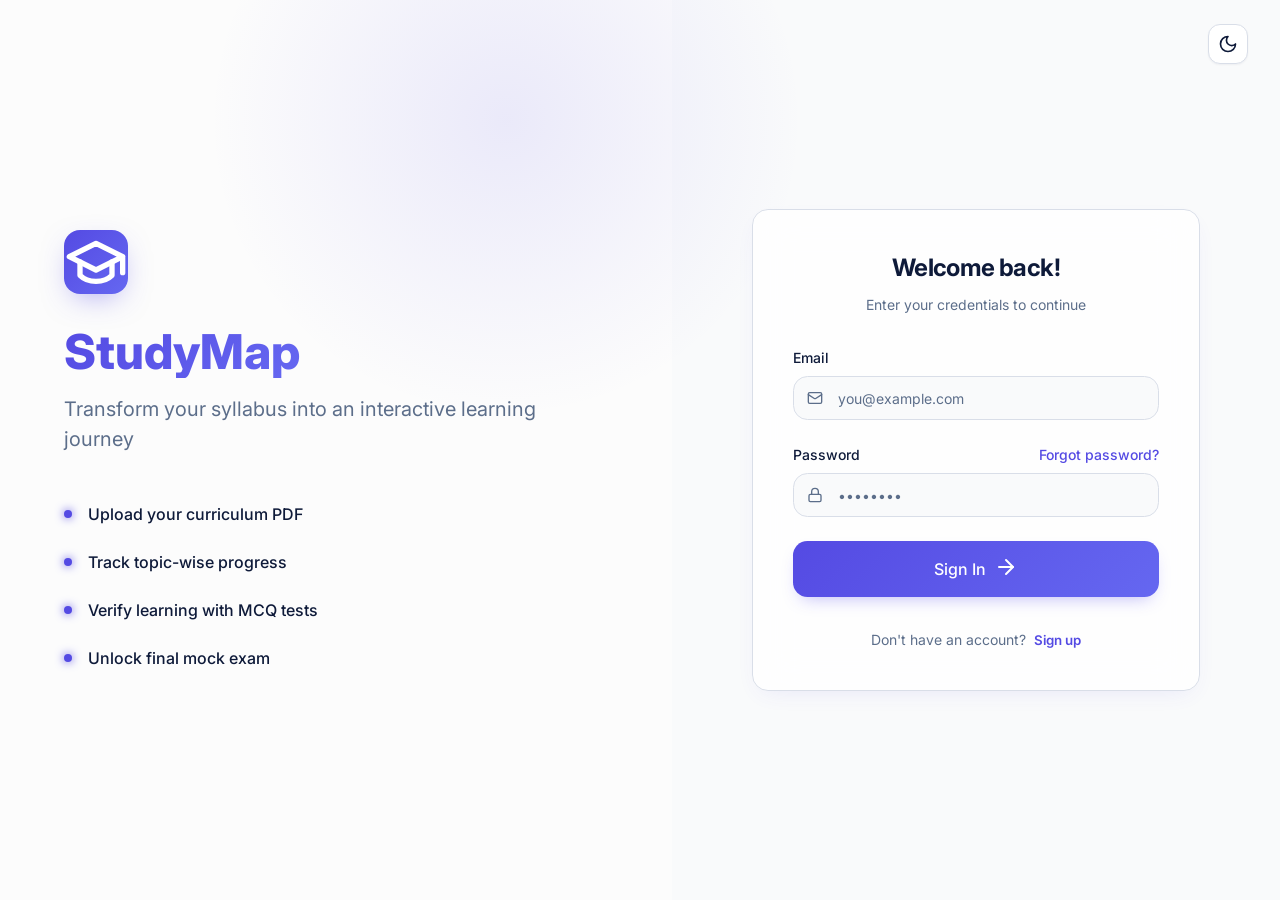
<file: code/frontend/extract/extract.html>
<!DOCTYPE html>
<html lang="en">

<head>
    <meta charset="UTF-8">
    <meta name="viewport" content="width=device-width, initial-scale=1.0">
    <title>StudyMap - Extract Syllabus</title>
    <link rel="icon" type="image/svg+xml" href="../assets/favicon.svg">
    <link rel="stylesheet" href="../common/common.css">
    <link rel="stylesheet" href="extract.css">
</head>

<body>
    <div id="app"></div>
    <script src="../common/config.js"></script>
    <script src="../common/api.js"></script>
    <script src="../common/common.js"></script>
    <script src="extract.js"></script>
</body>

</html>
</file>
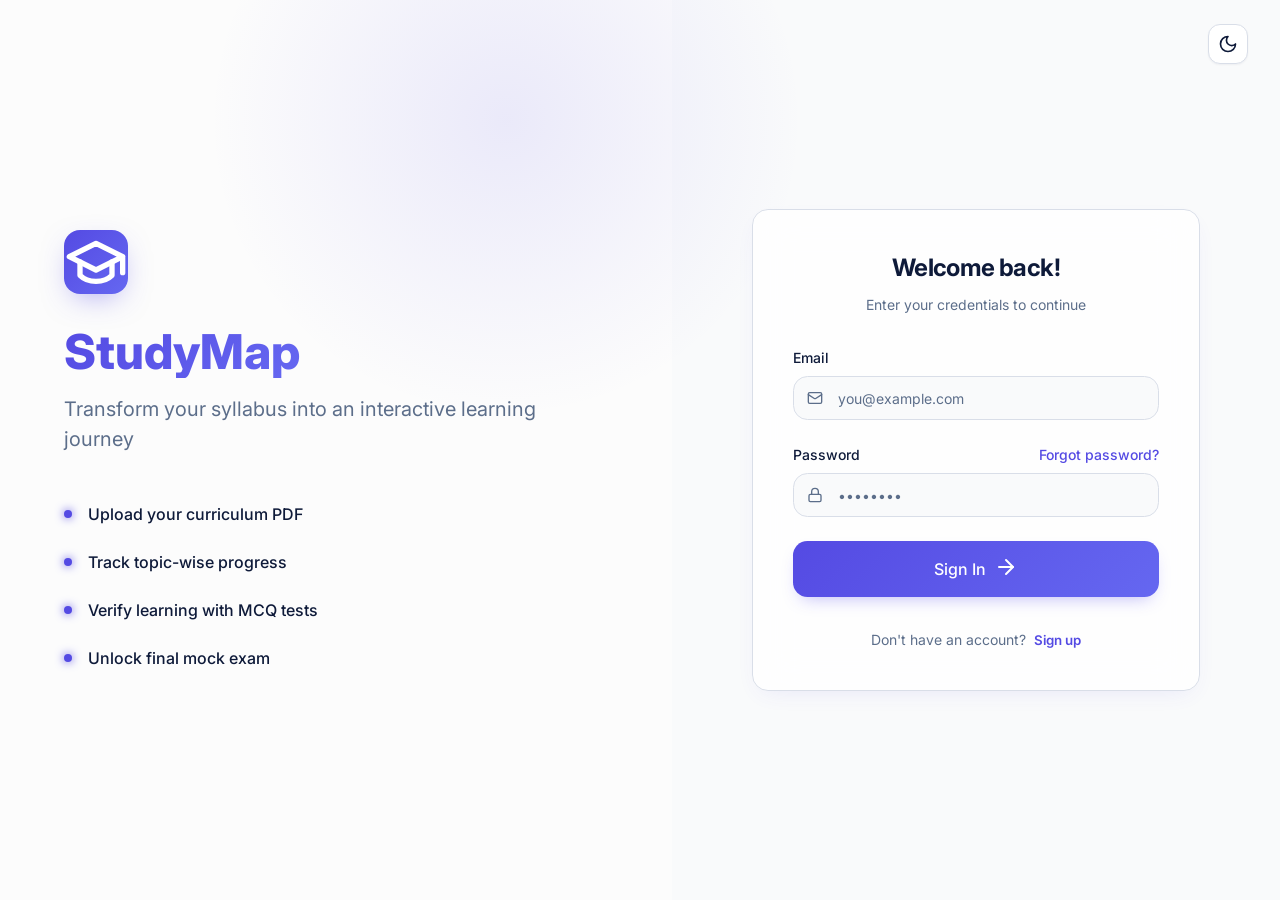
<file: code/frontend/final-exam/final-exam.html>
<!DOCTYPE html>
<html lang="en">

<head>
    <meta charset="UTF-8">
    <meta name="viewport" content="width=device-width, initial-scale=1.0">
    <title>StudyMap - Final Exam</title>
    <link rel="icon" type="image/svg+xml" href="../assets/favicon.svg">
    <link rel="stylesheet" href="../common/common.css">
    <link rel="stylesheet" href="final-exam.css">
</head>

<body>
    <!-- Mobile Header -->
    <div class="mobile-header">
        <div style="display: flex; align-items: center; gap: 0.5rem;">
            <div class="auth-mobile-logo-icon"
                style="width: 2rem; height: 2rem; display: flex; align-items: center; justify-content: center; background: var(--gradient-primary); border-radius: 0.5rem; color: white;">
                <svg class="icon">
                    <use href="../assets/icons.svg#graduation-cap"></use>
                </svg>
            </div>
            <span style="font-weight: 700;">StudyMap</span>
        </div>
        <div style="display: flex; align-items: center; gap: 0.5rem;">
            <button class="theme-toggle-btn" id="header-theme-toggle-mobile">
                <svg class="icon">
                    <use href="../assets/icons.svg#moon"></use>
                </svg>
            </button>
            <button class="mobile-menu-btn" id="mobile-menu-btn">
                <svg class="icon">
                    <use href="../assets/icons.svg#menu"></use>
                </svg>
            </button>
        </div>
    </div>

    <!-- Mobile Overlay -->
    <div class="mobile-overlay" id="mobile-overlay"></div>

    <div class="layout">
        <!-- Sidebar -->
        <aside class="sidebar" id="sidebar">
            <div class="sidebar-logo">
                <div style="display: flex; align-items: center; gap: 0.75rem; flex: 1;">
                    <div class="sidebar-logo-icon">
                        <svg class="icon">
                            <use href="../assets/icons.svg#graduation-cap"></use>
                        </svg>
                    </div>
                    <span class="sidebar-logo-text">StudyMap</span>
                </div>
                <button class="theme-toggle-btn desktop-only" id="header-theme-toggle">
                    <svg class="icon">
                        <use href="../assets/icons.svg#moon"></use>
                    </svg>
                </button>
            </div>

            <nav class="sidebar-nav">
                <a href="../dashboard/dashboard.html" class="sidebar-nav-item">
                    <svg class="icon">
                        <use href="../assets/icons.svg#home"></use>
                    </svg>
                    <span>Dashboard</span>
                </a>
                <a href="../upload/upload.html" class="sidebar-nav-item">
                    <svg class="icon">
                        <use href="../assets/icons.svg#upload"></use>
                    </svg>
                    <span>Upload PDF</span>
                </a>
                <a href="../syllabus/syllabus.html" class="sidebar-nav-item">
                    <svg class="icon">
                        <use href="../assets/icons.svg#book-open"></use>
                    </svg>
                    <span>Syllabus</span>
                </a>
                <a href="../streaks/streaks.html" class="sidebar-nav-item">
                    <svg class="icon">
                        <use href="../assets/icons.svg#flame"></use>
                    </svg>
                    <span>Streaks</span>
                </a>
                <a href="../final-exam/final-exam.html" class="sidebar-nav-item active">
                    <svg class="icon">
                        <use href="../assets/icons.svg#trophy"></use>
                    </svg>
                    <span>Final Exam</span>
                </a>
                <a href="../analytics/analytics.html" class="sidebar-nav-item">
                    <svg class="icon">
                        <use href="../assets/icons.svg#bar-chart"></use>
                    </svg>
                    <span>Analytics</span>
                </a>
                <a href="../settings/settings.html" class="sidebar-nav-item">
                    <svg class="icon">
                        <use href="../assets/icons.svg#settings"></use>
                    </svg>
                    <span>Settings</span>
                </a>
            </nav>

            <div class="sidebar-footer">
                <div class="sidebar-user">
                    <div class="sidebar-user-avatar">U</div>
                    <div class="sidebar-user-info">
                        <div class="sidebar-user-name">User Name</div>
                        <div class="sidebar-user-email">user@example.com</div>
                    </div>
                </div>
            </div>
        </aside>

        <!-- Main Content -->
        <main class="main-content">
            <div id="context-banner-container"></div>
            <div class="final-exam-container">

                <!-- Locked View -->
                <div id="exam-locked" class="glass-card final-exam-locked animate-scale-in hidden">
                    <div class="final-exam-locked-icon">
                        <svg class="icon">
                            <use href="../assets/icons.svg#lock"></use>
                        </svg>
                    </div>

                    <h1>Final Exam Locked</h1>
                    <p class="final-exam-locked-subtitle">Complete all topics to unlock the final exam</p>

                    <div class="final-exam-locked-progress">
                        <div class="final-exam-locked-progress-header">
                            <span class="text-muted-foreground">Progress</span>
                            <span style="font-weight: 500;" id="locked-progress-text">0/0 topics</span>
                        </div>
                        <div class="progress-bar progress-bar-primary" style="height: 0.5rem;">
                            <div class="progress-bar-fill" id="locked-progress-fill"
                                style="width: 0%; background: var(--primary);"></div>
                        </div>
                    </div>

                    <div class="final-exam-locked-remaining">
                        <svg class="icon">
                            <use href="../assets/icons.svg#alert-circle"></use>
                        </svg>
                        <span id="locked-remaining-text">0 topics remaining</span>
                    </div>

                    <button class="btn btn-gradient" id="continue-learning-btn">
                        Continue Learning
                        <svg class="icon">
                            <use href="../assets/icons.svg#arrow-right"></use>
                        </svg>
                    </button>
                </div>

                <!-- Start View -->
                <div id="exam-start" class="glass-card final-exam-start animate-scale-in hidden">
                    <div class="final-exam-start-icon">
                        <span style="color: white;">
                            <svg class="icon">
                                <use href="../assets/icons.svg#trophy"></use>
                            </svg>
                        </span>
                    </div>

                    <h1>Final Mock Exam</h1>
                    <p class="final-exam-start-subtitle">Test your knowledge across all subjects</p>

                    <div class="final-exam-stats">
                        <div class="final-exam-stat">
                            <p class="final-exam-stat-value">25</p>
                            <p class="final-exam-stat-label">Questions</p>
                        </div>
                        <div class="final-exam-stat">
                            <p class="final-exam-stat-value">60 min</p>
                            <p class="final-exam-stat-label">Time Limit</p>
                        </div>
                    </div>

                    <div class="final-exam-warning">
                        <div class="final-exam-warning-header">
                            <svg class="icon">
                                <use href="../assets/icons.svg#alert-circle"></use>
                            </svg>
                            <span>Important</span>
                        </div>
                        <p class="final-exam-warning-text">
                            • Cover all subjects from your syllabus<br>
                            • You can navigate between questions<br>
                            • Timer will auto-submit when it ends
                        </p>
                    </div>

                    <button class="btn btn-gradient btn-lg" id="start-exam-btn" style="padding: 1rem 2rem;">
                        Start Final Exam
                        <svg class="icon">
                            <use href="../assets/icons.svg#arrow-right"></use>
                        </svg>
                    </button>
                </div>

                <!-- Active Exam View -->
                <div id="exam-active" class="hidden">
                    <div class="test-header animate-slide-up" style="display: flex; justify-content: space-between; align-items: center; margin-bottom: 2rem;">
                        <div>
                            <h1>Final Exam</h1>
                            <p>Answer all 25 questions to complete the exam</p>
                        </div>
                        <div class="test-timer" id="timer" style="display: flex; align-items: center; gap: 0.5rem; background: var(--card); padding: 0.75rem 1.25rem; border-radius: 999px; border: 1px solid var(--border); font-weight: 600; font-variant-numeric: tabular-nums;">
                            <svg class="icon"><use href="../assets/icons.svg#clock"></use></svg>
                            <span id="time-display">60:00</span>
                        </div>
                    </div>
                    
                    <div class="glass-card test-progress animate-slide-up delay-1" style="margin-bottom: 2rem;">
                        <div class="test-progress-header" style="display: flex; justify-content: space-between; margin-bottom: 0.75rem;">
                            <span class="test-progress-label">Question <span id="current-q">1</span> of <span id="total-q">25</span></span>
                            <span class="test-progress-value" id="progress-percent">0%</span>
                        </div>
                        <div class="progress-bar progress-bar-primary" style="height: 0.5rem;">
                            <div class="progress-bar-fill" id="question-progress" style="width: 0%; background: var(--primary);"></div>
                        </div>
                    </div>
                    
                    <div class="glass-card test-question animate-slide-up delay-2" id="question-card" style="margin-bottom: 2rem; padding: 2.5rem;">
                        <h2 id="question-text" style="font-size: 1.5rem; margin-bottom: 2rem;">Loading questions...</h2>
                        <div class="test-options" id="options-container" style="display: flex; flex-direction: column; gap: 1rem;">
                            <!-- Options will be injected -->
                        </div>
                    </div>
                    
                    <div class="test-navigation animate-slide-up delay-3" style="display: flex; justify-content: space-between; align-items: center;">
                        <button class="btn btn-outline" id="prev-btn" disabled>Previous</button>
                        
                        <div class="test-question-dots" id="dots-container" style="display: flex; flex-wrap: wrap; gap: 0.5rem; justify-content: center; max-width: 60%;">
                            <!-- Dots will be injected -->
                        </div>
                        
                        <button class="btn btn-primary" id="next-btn" disabled>
                            Next <svg class="icon"><use href="../assets/icons.svg#arrow-right"></use></svg>
                        </button>
                    </div>
                </div>

                <!-- Result View -->
                <div id="exam-result" class="glass-card final-exam-start animate-scale-in hidden">
                    <div class="final-exam-start-icon" id="result-icon-container">
                        <span id="result-icon">
                            <svg class="icon">
                                <use href="../assets/icons.svg#trophy"></use>
                            </svg>
                        </span>
                    </div>

                    <h1>Previous Result</h1>
                    <p class="final-exam-start-subtitle">You've already taken the final exam</p>

                    <div id="result-score" style="font-size: 3.75rem; font-weight: 700; margin-bottom: 1.5rem;">
                        0%
                    </div>

                    <div class="test-result-actions">
                        <button class="btn btn-outline" id="back-dashboard-btn">
                            <svg class="icon">
                                <use href="../assets/icons.svg#home"></use>
                            </svg>
                            Dashboard
                        </button>
                        <button class="btn btn-gradient" id="retake-exam-btn">
                            <svg class="icon">
                                <use href="../assets/icons.svg#rotate-ccw"></use>
                            </svg>
                            Retake Exam
                        </button>
                    </div>
                </div>

            </div>
        </main>
    </div>

    <script src="../common/config.js"></script>
    <script src="../common/api.js"></script>
    <script src="../common/common.js"></script>
    <script src="final-exam.js"></script>
</body>

</html>
</file>
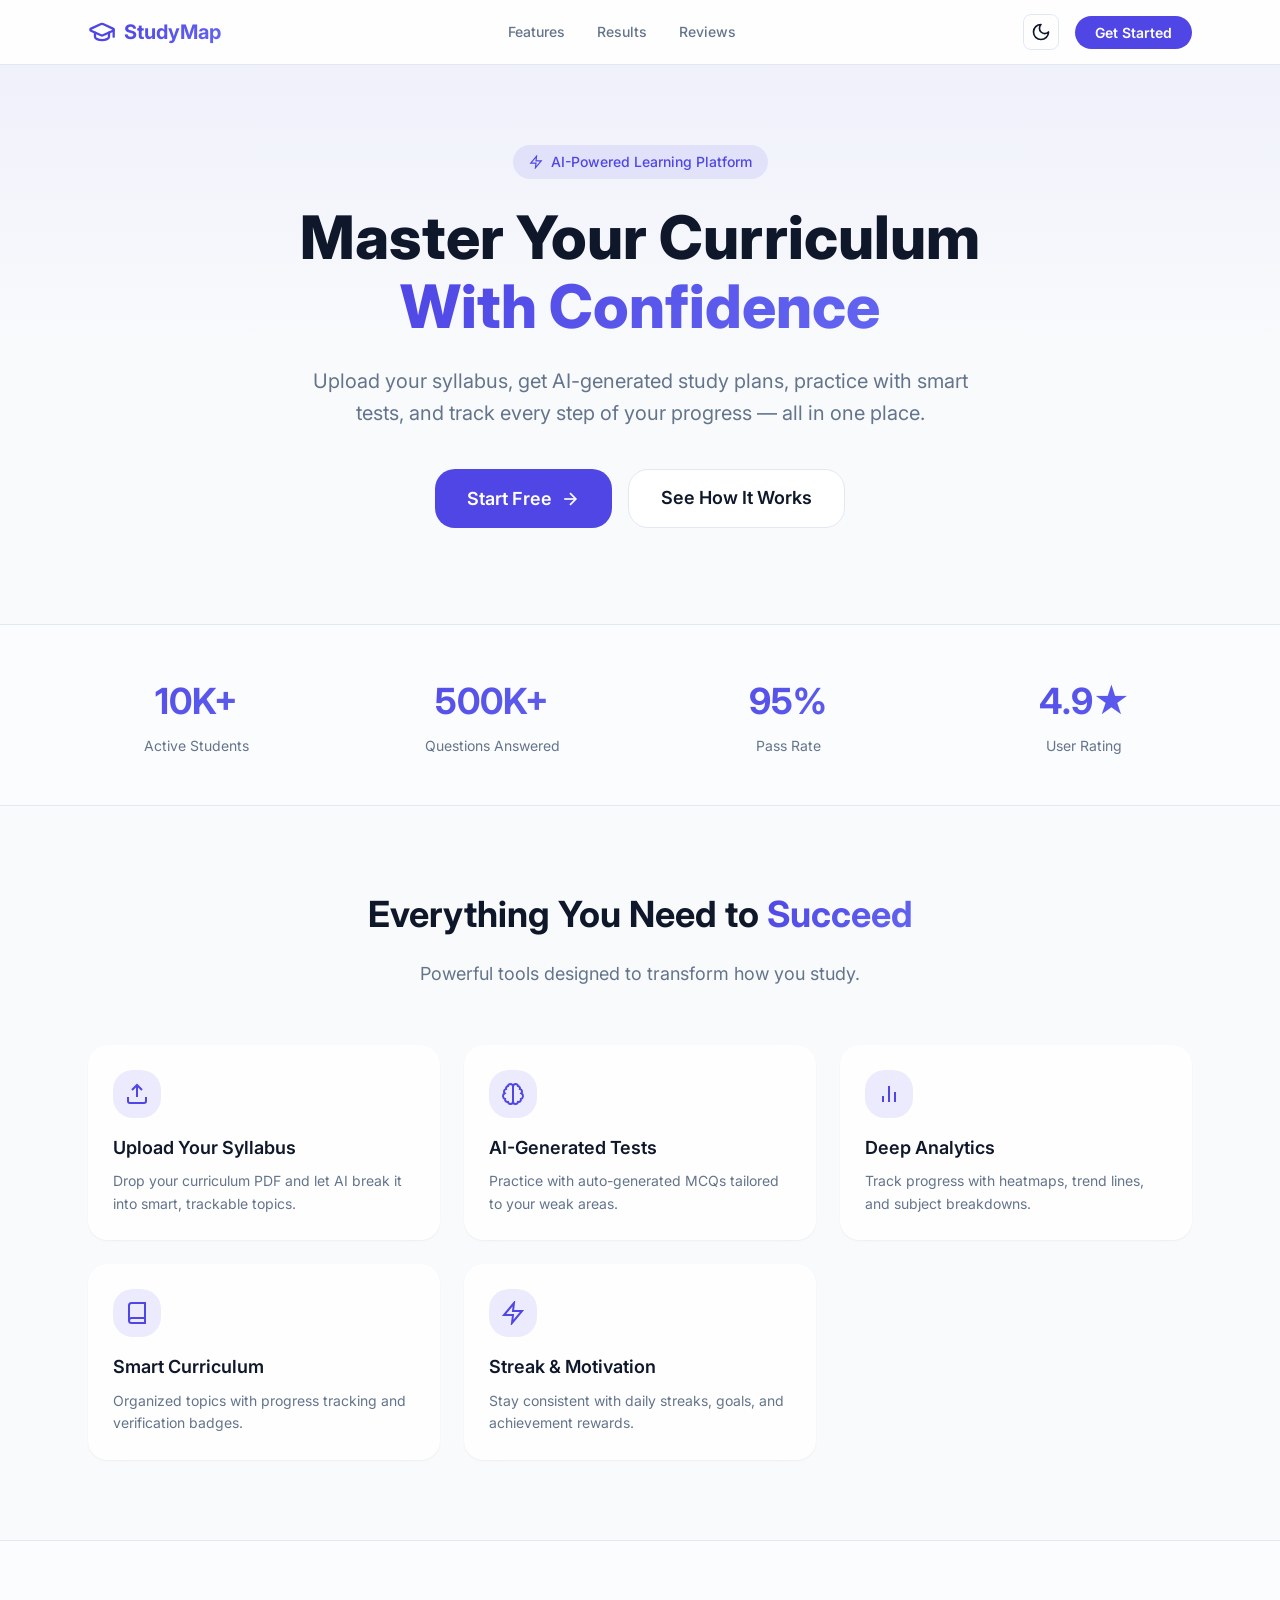
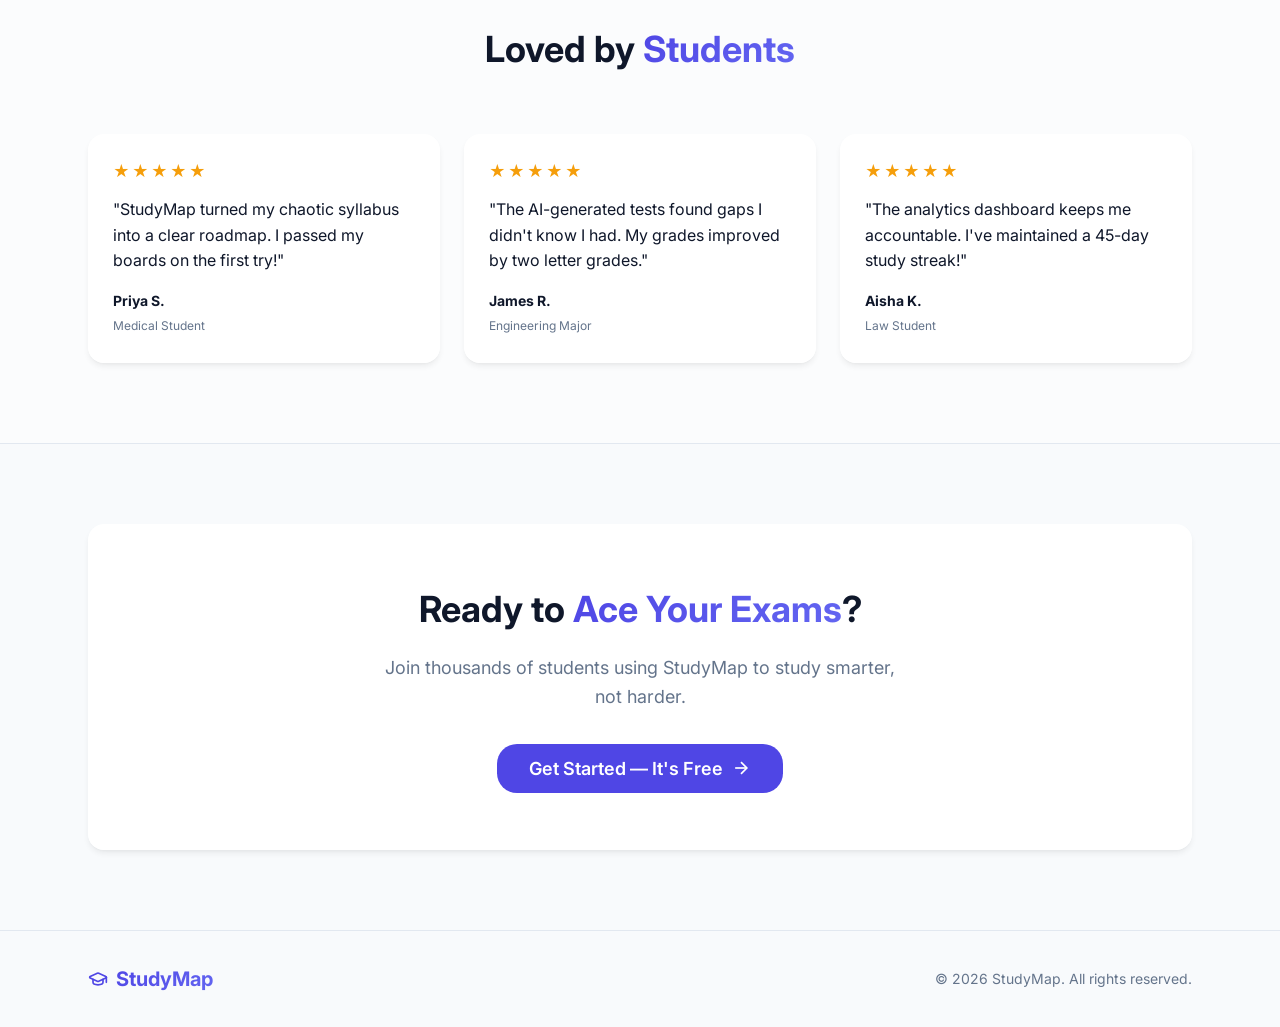
<file: code/frontend/landing/home.html>
<!DOCTYPE html>
<html lang="en">

<head>
  <meta charset="UTF-8" />
  <meta name="viewport" content="width=device-width, initial-scale=1.0" />
  <title>StudyMap — AI-Powered Curriculum Mastery</title>
  <meta name="description"
    content="Upload your syllabus, get AI-generated study plans, practice with smart tests, and track every step of your progress." />
  <link rel="stylesheet" href="landing.css" />
  <link href="https://fonts.googleapis.com/css2?family=Inter:wght@300;400;500;600;700;800&display=swap"
    rel="stylesheet" />
</head>

<body>
  <!-- Navbar -->
  <header class="navbar">
    <div class="container navbar-inner">
      <div class="logo">
        <svg class="logo-icon" xmlns="http://www.w3.org/2000/svg" width="28" height="28" viewBox="0 0 24 24" fill="none"
          stroke="currentColor" stroke-width="2" stroke-linecap="round" stroke-linejoin="round">
          <path
            d="M21.42 10.922a1 1 0 0 0-.019-1.838L12.83 5.18a2 2 0 0 0-1.66 0L2.6 9.08a1 1 0 0 0 0 1.832l8.57 3.908a2 2 0 0 0 1.66 0z" />
          <path d="M22 10v6" />
          <path d="M6 12.5V16a6 3 0 0 0 12 0v-3.5" />
        </svg>
        <span class="logo-text">StudyMap</span>
      </div>
      <nav class="nav-links">
        <a href="#features">Features</a>
        <a href="#stats">Results</a>
        <a href="#testimonials">Reviews</a>
      </nav>
      <div style="display: flex; align-items: center;">
        <button class="theme-toggle-btn" id="theme-toggle" aria-label="Toggle theme">
          <svg width="20" height="20">
            <use href="../assets/icons.svg#moon"></use>
          </svg>
        </button>
        <button class="btn btn-primary btn-sm" id="navCta">Get Started</button>
        <button class="mobile-menu-btn" id="mobileMenuBtn" aria-label="Menu">
          <svg width="24" height="24" viewBox="0 0 24 24" fill="none" stroke="currentColor" stroke-width="2">
            <line x1="3" y1="6" x2="21" y2="6" />
            <line x1="3" y1="12" x2="21" y2="12" />
            <line x1="3" y1="18" x2="21" y2="18" />
          </svg>
        </button>
      </div>
    </div>
    <div class="mobile-nav" id="mobileNav">
      <a href="#features">Features</a>
      <a href="#stats">Results</a>
      <a href="#testimonials">Reviews</a>
      <button class="btn btn-primary" id="mobileCta">Get Started</button>
    </div>
  </header>
  <!-- Hero -->
  <section class="hero">
    <div class="hero-bg"></div>
    <div class="container hero-inner">
      <div class="badge animate-fade-in">
        <svg width="14" height="14" viewBox="0 0 24 24" fill="none" stroke="currentColor" stroke-width="2">
          <polygon points="13 2 3 14 12 14 11 22 21 10 12 10 13 2" />
        </svg>
        AI-Powered Learning Platform
      </div>
      <h1 class="hero-title animate-slide-up">
        Master Your Curriculum<br />
        <span class="gradient-text">With Confidence</span>
      </h1>
      <p class="hero-subtitle animate-slide-up delay-1">
        Upload your syllabus, get AI-generated study plans, practice with smart tests,
        and track every step of your progress — all in one place.
      </p>
      <div class="hero-actions animate-slide-up delay-2">
        <button class="btn btn-primary btn-lg" id="heroCta">
          Start Free
          <svg width="20" height="20" viewBox="0 0 24 24" fill="none" stroke="currentColor" stroke-width="2">
            <line x1="5" y1="12" x2="19" y2="12" />
            <polyline points="12 5 19 12 12 19" />
          </svg>
        </button>
        <a href="#features" class="btn btn-outline btn-lg">See How It Works</a>
      </div>
    </div>
  </section>
  <!-- Stats -->
  <section id="stats" class="stats-section">
    <div class="container stats-grid">
      <div class="stat-item animate-slide-up delay-0">
        <p class="stat-value">10K+</p>
        <p class="stat-label">Active Students</p>
      </div>
      <div class="stat-item animate-slide-up delay-1">
        <p class="stat-value">500K+</p>
        <p class="stat-label">Questions Answered</p>
      </div>
      <div class="stat-item animate-slide-up delay-2">
        <p class="stat-value">95%</p>
        <p class="stat-label">Pass Rate</p>
      </div>
      <div class="stat-item animate-slide-up delay-3">
        <p class="stat-value">4.9★</p>
        <p class="stat-label">User Rating</p>
      </div>
    </div>
  </section>
  <!-- Features -->
  <section id="features" class="features-section">
    <div class="container">
      <div class="section-header">
        <h2>Everything You Need to <span class="gradient-text">Succeed</span></h2>
        <p>Powerful tools designed to transform how you study.</p>
      </div>
      <div class="features-grid">
        <div class="feature-card animate-slide-up delay-0">
          <div class="feature-icon">
            <svg width="24" height="24" viewBox="0 0 24 24" fill="none" stroke="currentColor" stroke-width="2">
              <path d="M21 15v4a2 2 0 0 1-2 2H5a2 2 0 0 1-2-2v-4" />
              <polyline points="17 8 12 3 7 8" />
              <line x1="12" y1="3" x2="12" y2="15" />
            </svg>
          </div>
          <h3>Upload Your Syllabus</h3>
          <p>Drop your curriculum PDF and let AI break it into smart, trackable topics.</p>
        </div>
        <div class="feature-card animate-slide-up delay-1">
          <div class="feature-icon">
            <svg width="24" height="24" viewBox="0 0 24 24" fill="none" stroke="currentColor" stroke-width="2">
              <path
                d="M9.5 2A2.5 2.5 0 0 1 12 4.5v15a2.5 2.5 0 0 1-4.96.44 2.5 2.5 0 0 1-2.96-3.08 3 3 0 0 1-.34-5.58 2.5 2.5 0 0 1 1.32-4.24 2.5 2.5 0 0 1 1.98-3A2.5 2.5 0 0 1 9.5 2Z" />
              <path
                d="M14.5 2A2.5 2.5 0 0 0 12 4.5v15a2.5 2.5 0 0 0 4.96.44 2.5 2.5 0 0 0 2.96-3.08 3 3 0 0 0 .34-5.58 2.5 2.5 0 0 0-1.32-4.24 2.5 2.5 0 0 0-1.98-3A2.5 2.5 0 0 0 14.5 2Z" />
            </svg>
          </div>
          <h3>AI-Generated Tests</h3>
          <p>Practice with auto-generated MCQs tailored to your weak areas.</p>
        </div>
        <div class="feature-card animate-slide-up delay-2">
          <div class="feature-icon">
            <svg width="24" height="24" viewBox="0 0 24 24" fill="none" stroke="currentColor" stroke-width="2">
              <line x1="18" y1="20" x2="18" y2="10" />
              <line x1="12" y1="20" x2="12" y2="4" />
              <line x1="6" y1="20" x2="6" y2="14" />
            </svg>
          </div>
          <h3>Deep Analytics</h3>
          <p>Track progress with heatmaps, trend lines, and subject breakdowns.</p>
        </div>

        <div class="feature-card animate-slide-up delay-4">
          <div class="feature-icon">
            <svg width="24" height="24" viewBox="0 0 24 24" fill="none" stroke="currentColor" stroke-width="2">
              <path d="M4 19.5A2.5 2.5 0 0 1 6.5 17H20" />
              <path d="M6.5 2H20v20H6.5A2.5 2.5 0 0 1 4 19.5v-15A2.5 2.5 0 0 1 6.5 2z" />
            </svg>
          </div>
          <h3>Smart Curriculum</h3>
          <p>Organized topics with progress tracking and verification badges.</p>
        </div>
        <div class="feature-card animate-slide-up delay-5">
          <div class="feature-icon">
            <svg width="24" height="24" viewBox="0 0 24 24" fill="none" stroke="currentColor" stroke-width="2">
              <polygon points="13 2 3 14 12 14 11 22 21 10 12 10 13 2" />
            </svg>
          </div>
          <h3>Streak & Motivation</h3>
          <p>Stay consistent with daily streaks, goals, and achievement rewards.</p>
        </div>
      </div>
    </div>
  </section>
  <!-- Testimonials -->
  <section id="testimonials" class="testimonials-section">
    <div class="container">
      <div class="section-header">
        <h2>Loved by <span class="gradient-text">Students</span></h2>
      </div>
      <div class="testimonials-grid">
        <div class="testimonial-card animate-slide-up delay-0">
          <div class="stars">★★★★★</div>
          <p class="testimonial-text">"StudyMap turned my chaotic syllabus into a clear roadmap. I passed my boards on
            the first try!"</p>
          <div class="testimonial-author"><strong>Priya S.</strong><span>Medical Student</span></div>
        </div>
        <div class="testimonial-card animate-slide-up delay-1">
          <div class="stars">★★★★★</div>
          <p class="testimonial-text">"The AI-generated tests found gaps I didn't know I had. My grades improved by two
            letter grades."</p>
          <div class="testimonial-author"><strong>James R.</strong><span>Engineering Major</span></div>
        </div>
        <div class="testimonial-card animate-slide-up delay-2">
          <div class="stars">★★★★★</div>
          <p class="testimonial-text">"The analytics dashboard keeps me accountable. I've maintained a 45-day study
            streak!"</p>
          <div class="testimonial-author"><strong>Aisha K.</strong><span>Law Student</span></div>
        </div>
      </div>
    </div>
  </section>
  <!-- CTA -->
  <section class="cta-section">
    <div class="container">
      <div class="cta-card">
        <h2>Ready to <span class="gradient-text">Ace Your Exams</span>?</h2>
        <p>Join thousands of students using StudyMap to study smarter, not harder.</p>
        <button class="btn btn-primary btn-lg" id="ctaBtn">
          Get Started — It's Free
          <svg width="20" height="20" viewBox="0 0 24 24" fill="none" stroke="currentColor" stroke-width="2">
            <line x1="5" y1="12" x2="19" y2="12" />
            <polyline points="12 5 19 12 12 19" />
          </svg>
        </button>
      </div>
    </div>
  </section>
  <!-- Footer -->
  <footer class="footer">
    <div class="container footer-inner">
      <div class="logo">
        <svg class="logo-icon" xmlns="http://www.w3.org/2000/svg" width="20" height="20" viewBox="0 0 24 24" fill="none"
          stroke="currentColor" stroke-width="2" stroke-linecap="round" stroke-linejoin="round">
          <path
            d="M21.42 10.922a1 1 0 0 0-.019-1.838L12.83 5.18a2 2 0 0 0-1.66 0L2.6 9.08a1 1 0 0 0 0 1.832l8.57 3.908a2 2 0 0 0 1.66 0z" />
          <path d="M22 10v6" />
          <path d="M6 12.5V16a6 3 0 0 0 12 0v-3.5" />
        </svg>
        <span class="logo-text">StudyMap</span>
      </div>
      <p class="copyright">© 2026 StudyMap. All rights reserved.</p>
    </div>
  </footer>
  <script src="../common/common.js"></script>
  <script src="landing.js"></script>
  <script>
    document.addEventListener('DOMContentLoaded', () => {
      // Initialize theme from State (common.js)
      State.load();

      const themeToggleBtn = document.getElementById('theme-toggle');
      if (themeToggleBtn) {
        const iconUse = themeToggleBtn.querySelector('use');

        const updateIcon = () => {
          const isDark = document.documentElement.classList.contains('dark');
          iconUse.setAttribute('href', `../assets/icons.svg#${isDark ? 'sun' : 'moon'}`);
        };

        // Initial icon update
        updateIcon();

        themeToggleBtn.addEventListener('click', () => {
          State.toggleTheme();
          updateIcon();
        });
      }
    });
  </script>
</body>

</html>
</file>
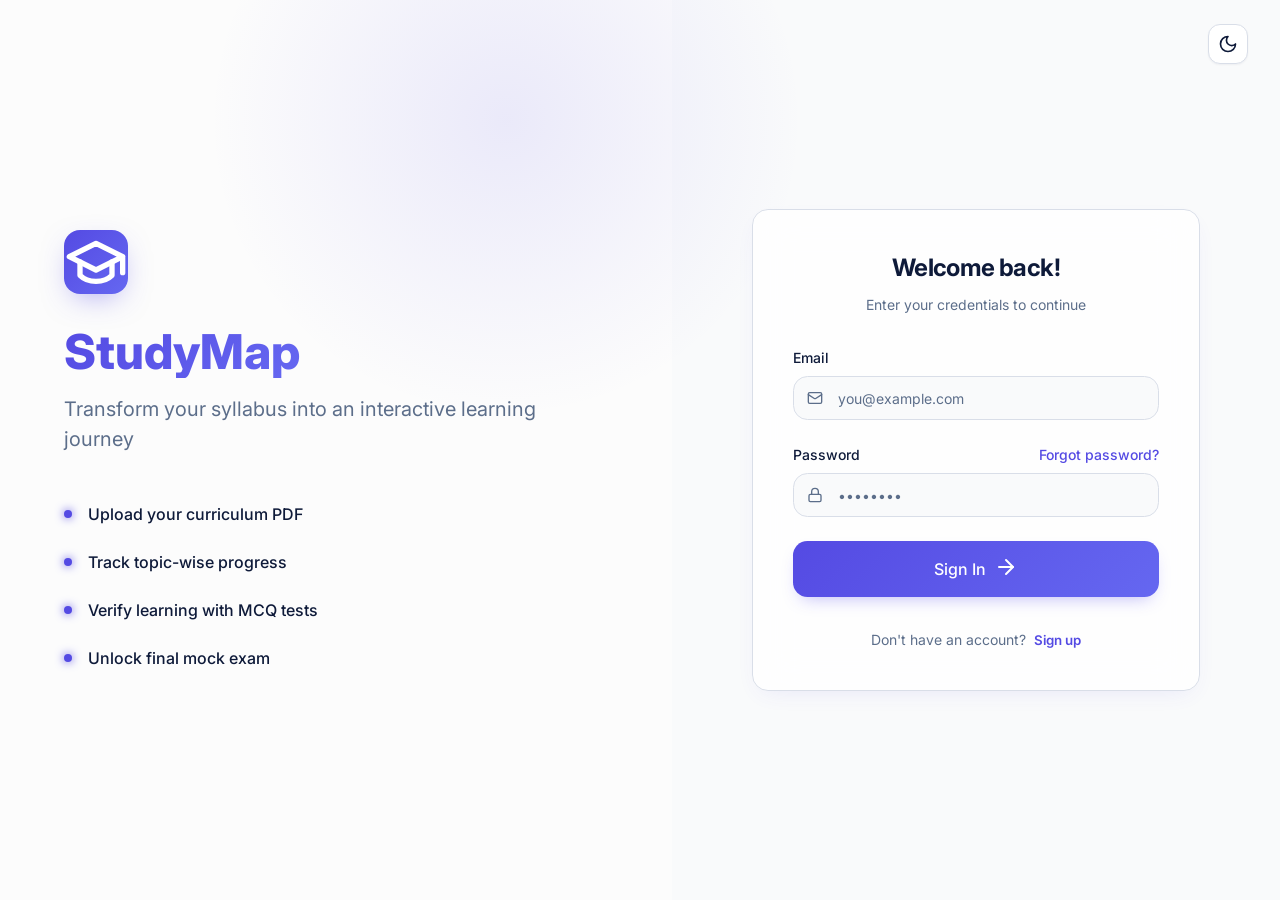
<file: code/frontend/settings/settings.html>
<!DOCTYPE html>
<html lang="en">

<head>
    <meta charset="UTF-8">
    <meta name="viewport" content="width=device-width, initial-scale=1.0">
    <title>StudyMap - Settings</title>
    <link rel="icon" type="image/svg+xml" href="../assets/favicon.svg">
    <link rel="stylesheet" href="../common/common.css">
    <link rel="stylesheet" href="settings.css">
</head>

<body>
    <!-- Mobile Header -->
    <div class="mobile-header">
        <div style="display: flex; align-items: center; gap: 0.5rem;">
            <div class="auth-mobile-logo-icon"
                style="width: 2rem; height: 2rem; display: flex; align-items: center; justify-content: center; background: var(--gradient-primary); border-radius: 0.5rem; color: white;">
                <svg class="icon">
                    <use href="../assets/icons.svg#graduation-cap"></use>
                </svg>
            </div>
            <span style="font-weight: 700;">StudyMap</span>
        </div>
        <div style="display: flex; align-items: center; gap: 0.5rem;">
            <button class="theme-toggle-btn" id="header-theme-toggle-mobile">
                <svg class="icon">
                    <use href="../assets/icons.svg#moon"></use>
                </svg>
            </button>
            <button class="mobile-menu-btn" id="mobile-menu-btn">
                <svg class="icon">
                    <use href="../assets/icons.svg#menu"></use>
                </svg>
            </button>
        </div>
    </div>

    <!-- Mobile Overlay -->
    <div class="mobile-overlay" id="mobile-overlay"></div>

    <div class="layout">
        <!-- Sidebar -->
        <aside class="sidebar" id="sidebar">
            <div class="sidebar-logo">
                <div style="display: flex; align-items: center; gap: 0.75rem; flex: 1;">
                    <div class="sidebar-logo-icon">
                        <svg class="icon">
                            <use href="../assets/icons.svg#graduation-cap"></use>
                        </svg>
                    </div>
                    <span class="sidebar-logo-text">StudyMap</span>
                </div>
                <button class="theme-toggle-btn desktop-only" id="header-theme-toggle">
                    <svg class="icon">
                        <use href="../assets/icons.svg#moon"></use>
                    </svg>
                </button>
            </div>

            <nav class="sidebar-nav">
                <a href="../dashboard/dashboard.html" class="sidebar-nav-item">
                    <svg class="icon">
                        <use href="../assets/icons.svg#home"></use>
                    </svg>
                    <span>Dashboard</span>
                </a>
                <a href="../upload/upload.html" class="sidebar-nav-item">
                    <svg class="icon">
                        <use href="../assets/icons.svg#upload"></use>
                    </svg>
                    <span>Upload PDF</span>
                </a>
                <a href="../syllabus/syllabus.html" class="sidebar-nav-item">
                    <svg class="icon">
                        <use href="../assets/icons.svg#book-open"></use>
                    </svg>
                    <span>Syllabus</span>
                </a>
                <a href="../streaks/streaks.html" class="sidebar-nav-item">
                    <svg class="icon">
                        <use href="../assets/icons.svg#flame"></use>
                    </svg>
                    <span>Streaks</span>
                </a>
                <a href="../final-exam/final-exam.html" class="sidebar-nav-item">
                    <svg class="icon">
                        <use href="../assets/icons.svg#trophy"></use>
                    </svg>
                    <span>Final Exam</span>
                </a>

                <a href="../analytics/analytics.html" class="sidebar-nav-item">
                    <svg class="icon">
                        <use href="../assets/icons.svg#bar-chart"></use>
                    </svg>
                    <span>Analytics</span>
                </a>
                <a href="../settings/settings.html" class="sidebar-nav-item active">
                    <svg class="icon">
                        <use href="../assets/icons.svg#settings"></use>
                    </svg>
                    <span>Settings</span>
                </a>
            </nav>

            <div class="sidebar-footer">
                <div class="sidebar-user">
                    <div class="sidebar-user-avatar">U</div>
                    <div class="sidebar-user-info">
                        <div class="sidebar-user-name">User Name</div>
                        <div class="sidebar-user-email">user@example.com</div>
                    </div>
                </div>
            </div>
        </aside>

        <!-- Main Content -->
        <main class="main-content">
            <div id="context-banner-container"></div>
            <div class="settings-container animate-fade-in">
                <div class="settings-header">
                    <h1>Settings</h1>
                    <p>Manage your account and preferences</p>
                </div>

                <!-- Appearance -->
                <div class="glass-card settings-section">
                    <h2>Appearance</h2>
                    <div class="settings-theme">
                        <div class="settings-theme-info">
                            <div class="settings-theme-icon">
                                <span id="theme-icon">
                                    <svg class="icon">
                                        <use href="../assets/icons.svg#moon"></use>
                                    </svg>
                                </span>
                            </div>
                            <div>
                                <p class="settings-theme-title">Theme Mode</p>
                                <p class="settings-theme-subtitle" id="theme-subtitle">Light mode is active</p>
                            </div>
                        </div>
                        <div class="settings-theme-toggle" style="display: flex; align-items: center; gap: 0.5rem;">
                            <span class="text-muted-foreground"><svg class="icon">
                                    <use href="../assets/icons.svg#sun"></use>
                                </svg></span>
                            <div class="switch" id="theme-toggle">
                                <div class="switch-thumb"></div>
                            </div>
                            <span class="text-muted-foreground"><svg class="icon">
                                    <use href="../assets/icons.svg#moon"></use>
                                </svg></span>
                        </div>
                    </div>
                </div>

                <!-- Profile Information -->
                <div class="glass-card settings-section">
                    <h2>Profile Information</h2>
                    <div class="settings-form-group">
                        <label class="label" for="settings-name">Full Name</label>
                        <div class="input-with-icon">
                            <span class="input-icon"><svg class="icon icon-sm">
                                    <use href="../assets/icons.svg#user"></use>
                                </svg></span>
                            <input type="text" id="settings-name" class="input" placeholder="Your Name">
                        </div>
                    </div>
                    <div class="settings-form-group">
                        <label class="label" for="settings-email">Email Address</label>
                        <div class="input-with-icon">
                            <span class="input-icon"><svg class="icon icon-sm">
                                    <use href="../assets/icons.svg#mail"></use>
                                </svg></span>
                            <input type="email" id="settings-email" class="input" placeholder="Your Email">
                        </div>
                    </div>
                    <button class="btn btn-gradient" id="save-profile">
                        <svg class="icon">
                            <use href="../assets/icons.svg#save"></use>
                        </svg>
                        Save Changes
                    </button>
                </div>

                <!-- Change Password -->
                <div class="glass-card settings-section">
                    <h2>Change Password</h2>
                    <div class="settings-form-group">
                        <label class="label" for="current-password">Current Password</label>
                        <div class="input-with-icon">
                            <span class="input-icon"><svg class="icon icon-sm">
                                    <use href="../assets/icons.svg#lock"></use>
                                </svg></span>
                            <input type="password" id="current-password" class="input" placeholder="••••••••">
                        </div>
                    </div>
                    <div class="settings-form-group">
                        <label class="label" for="new-password">New Password</label>
                        <div class="input-with-icon">
                            <span class="input-icon"><svg class="icon icon-sm">
                                    <use href="../assets/icons.svg#lock"></use>
                                </svg></span>
                            <input type="password" id="new-password" class="input" placeholder="••••••••">
                        </div>
                    </div>
                    <div class="settings-form-group">
                        <label class="label" for="confirm-password">Confirm New Password</label>
                        <div class="input-with-icon">
                            <span class="input-icon"><svg class="icon icon-sm">
                                    <use href="../assets/icons.svg#lock"></use>
                                </svg></span>
                            <input type="password" id="confirm-password" class="input" placeholder="••••••••">
                        </div>
                    </div>
                    <button class="btn btn-outline" id="change-password">
                        <svg class="icon">
                            <use href="../assets/icons.svg#lock"></use>
                        </svg>
                        Update Password
                    </button>
                </div>

                <!-- Account Actions -->
                <div class="glass-card settings-section settings-danger">
                    <h2>Account</h2>
                    <p>Sign out of your account on this device.</p>
                    <button class="btn btn-destructive" id="logout-btn">
                        <svg class="icon">
                            <use href="../assets/icons.svg#log-out"></use>
                        </svg>
                        Logout
                    </button>
                </div>
            </div>
        </main>
    </div>

    <script src="../common/config.js"></script>
    <script src="../common/api.js"></script>
    <script src="../common/common.js"></script>
    <script src="settings.js"></script>
</body>

</html>
</file>
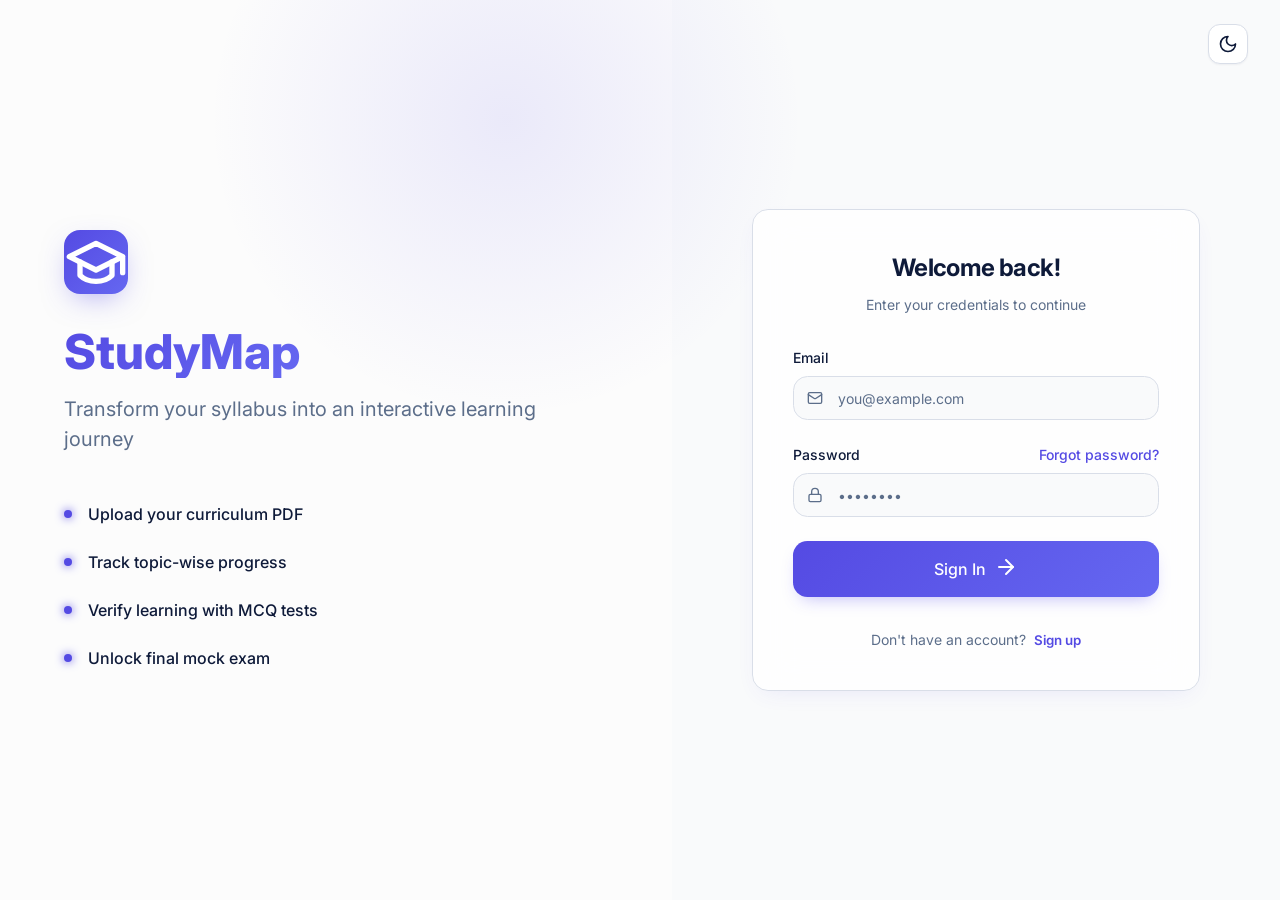
<file: code/frontend/streaks/streaks.html>
<!DOCTYPE html>
<html lang="en">

<head>
    <meta charset="UTF-8">
    <meta name="viewport" content="width=device-width, initial-scale=1.0">
    <title>StudyMap - Streaks</title>
    <link rel="icon" type="image/svg+xml" href="../assets/favicon.svg">
    <link rel="stylesheet" href="../common/common.css">
    <link rel="stylesheet" href="streaks.css">
</head>

<body>
    <!-- Mobile Header -->
    <div class="mobile-header">
        <div style="display: flex; align-items: center; gap: 0.5rem;">
            <div class="auth-mobile-logo-icon"
                style="width: 2rem; height: 2rem; display: flex; align-items: center; justify-content: center; background: var(--gradient-primary); border-radius: 0.5rem; color: white;">
                <svg class="icon">
                    <use href="../assets/icons.svg#graduation-cap"></use>
                </svg>
            </div>
            <span style="font-weight: 700;">StudyMap</span>
        </div>
        <div style="display: flex; align-items: center; gap: 0.5rem;">
            <button class="theme-toggle-btn" id="header-theme-toggle-mobile">
                <svg class="icon">
                    <use href="../assets/icons.svg#moon"></use>
                </svg>
            </button>
            <button class="mobile-menu-btn" id="mobile-menu-btn">
                <svg class="icon">
                    <use href="../assets/icons.svg#menu"></use>
                </svg>
            </button>
        </div>
    </div>

    <!-- Mobile Overlay -->
    <div class="mobile-overlay" id="mobile-overlay"></div>

    <div class="layout">
        <!-- Sidebar -->
        <aside class="sidebar" id="sidebar">
            <div class="sidebar-logo">
                <div style="display: flex; align-items: center; gap: 0.75rem; flex: 1;">
                    <div class="sidebar-logo-icon">
                        <svg class="icon">
                            <use href="../assets/icons.svg#graduation-cap"></use>
                        </svg>
                    </div>
                    <span class="sidebar-logo-text">StudyMap</span>
                </div>
                <button class="theme-toggle-btn desktop-only" id="header-theme-toggle">
                    <svg class="icon">
                        <use href="../assets/icons.svg#moon"></use>
                    </svg>
                </button>
            </div>

            <nav class="sidebar-nav">
                <a href="../dashboard/dashboard.html" class="sidebar-nav-item">
                    <svg class="icon">
                        <use href="../assets/icons.svg#home"></use>
                    </svg>
                    <span>Dashboard</span>
                </a>
                <a href="../upload/upload.html" class="sidebar-nav-item">
                    <svg class="icon">
                        <use href="../assets/icons.svg#upload"></use>
                    </svg>
                    <span>Upload PDF</span>
                </a>
                <a href="../syllabus/syllabus.html" class="sidebar-nav-item">
                    <svg class="icon">
                        <use href="../assets/icons.svg#book-open"></use>
                    </svg>
                    <span>Syllabus</span>
                </a>
                <a href="../streaks/streaks.html" class="sidebar-nav-item active">
                    <svg class="icon">
                        <use href="../assets/icons.svg#flame"></use>
                    </svg>
                    <span>Streaks</span>
                </a>
                <a href="../final-exam/final-exam.html" class="sidebar-nav-item">
                    <svg class="icon">
                        <use href="../assets/icons.svg#trophy"></use>
                    </svg>
                    <span>Final Exam</span>
                </a>
                <a href="../analytics/analytics.html" class="sidebar-nav-item">
                    <svg class="icon">
                        <use href="../assets/icons.svg#bar-chart"></use>
                    </svg>
                    <span>Analytics</span>
                </a>
                <a href="../settings/settings.html" class="sidebar-nav-item">
                    <svg class="icon">
                        <use href="../assets/icons.svg#settings"></use>
                    </svg>
                    <span>Settings</span>
                </a>
            </nav>

            <div class="sidebar-footer">
                <div class="sidebar-user">
                    <div class="sidebar-user-avatar">U</div>
                    <div class="sidebar-user-info">
                        <div class="sidebar-user-name">User Name</div>
                        <div class="sidebar-user-email">user@example.com</div>
                    </div>
                </div>
            </div>
        </aside>

        <!-- Main Content -->
        <main class="main-content">
            <div id="context-banner-container"></div>
            <div class="streaks-page animate-fade-in">
                <div class="streaks-header">
                    <div class="streaks-title-group">
                        <h1 class="streaks-title">Daily Streaks</h1>
                        <p class="streaks-subtitle">Consistency is key. Track your learning habits and keep the flame
                            alive.</p>
                    </div>

                    <div class="streak-counter-card glass-card">
                        <div class="streak-counter-content">
                            <div class="streak-counter-icon animate-pulse-soft">
                                <svg class="icon">
                                    <use href="../assets/icons.svg#flame"></use>
                                </svg>
                            </div>
                            <div class="streak-counter-info">
                                <span class="streak-counter-value" id="current-streak">0</span>
                                <span class="streak-counter-label">DAY STREAK</span>
                            </div>
                        </div>
                    </div>
                </div>

                <div class="streaks-grid">
                    <!-- Activity Log -->
                    <div class="glass-card activity-log-card">
                        <div class="card-header-flex">
                            <h3>Activity Log</h3>
                            <div class="heatmap-legend-simple">
                                <span>Inactive</span>
                                <div class="legend-cells">
                                    <div class="heatmap-cell inactive"></div>
                                    <div class="heatmap-cell active"></div>
                                </div>
                                <span>Active</span>
                            </div>
                        </div>

                        <div class="activity-log-container" id="streak-heatmap">
                            <!-- Injected by JS -->
                        </div>

                        <div class="activity-log-footer">
                            <div class="heatmap-legend-leetcode">
                                <span>Less</span>
                                <div class="legend-cells">
                                    <div class="heatmap-cell inactive"></div>
                                    <div class="heatmap-cell active" style="opacity: 0.4;"></div>
                                    <div class="heatmap-cell active" style="opacity: 0.7;"></div>
                                    <div class="heatmap-cell active"></div>
                                </div>
                                <span>More</span>
                            </div>
                            <div class="total-stats">
                                <span>Total points this year: <strong id="total-points">0 pts</strong></span>
                            </div>
                        </div>
                    </div>

                    <!-- Weekly Focus -->
                    <div class="glass-card weekly-focus-card">
                        <div class="card-header-flex">
                            <h3>Weekly Focus</h3>
                            <button class="btn-icon-sm">
                                <svg class="icon icon-sm">
                                    <use href="../assets/icons.svg#settings"></use>
                                </svg>
                            </button>
                        </div>

                        <div class="weekly-chart" id="weekly-chart">
                            <!-- Injected by JS -->
                        </div>

                        <div class="weekly-focus-footer">
                            <p>You completed <strong>12 tasks</strong> this week.</p>
                        </div>
                    </div>


                    <!-- Earned Badges -->
                    <div class="glass-card badges-card">
                        <div class="card-header-flex">
                            <h3>Earned Badges</h3>
                            <button class="text-link">View All</button>
                        </div>

                        <div class="badges-grid">
                            <div class="badge-item active">
                                <div class="badge-icon gold">
                                    <svg class="icon">
                                        <use href="../assets/icons.svg#trophy"></use>
                                    </svg>
                                </div>
                                <span class="badge-name">Week Warrior</span>
                            </div>
                            <div class="badge-item active">
                                <div class="badge-icon blue">
                                    <svg class="icon">
                                        <use href="../assets/icons.svg#check-circle"></use>
                                    </svg>
                                </div>
                                <span class="badge-name">Fast Verifier</span>
                            </div>
                            <div class="badge-item locked">
                                <div class="badge-icon">
                                    <svg class="icon">
                                        <use href="../assets/icons.svg#lock"></use>
                                    </svg>
                                </div>
                                <span class="badge-name">30 Day Streak</span>
                            </div>
                            <div class="badge-item locked">
                                <div class="badge-icon">
                                    <svg class="icon">
                                        <use href="../assets/icons.svg#lock"></use>
                                    </svg>
                                </div>
                                <span class="badge-name">Quiz Master</span>
                            </div>
                            <div class="badge-item locked">
                                <div class="badge-icon">
                                    <svg class="icon">
                                        <use href="../assets/icons.svg#lock"></use>
                                    </svg>
                                </div>
                                <span class="badge-name">Early Bird</span>
                            </div>
                            <div class="badge-item locked">
                                <div class="badge-icon">
                                    <svg class="icon">
                                        <use href="../assets/icons.svg#lock"></use>
                                    </svg>
                                </div>
                                <span class="badge-name">Helper</span>
                            </div>
                        </div>
                    </div>
                </div>
            </div>
        </main>
    </div>

    <script src="../common/config.js"></script>
    <script src="../common/api.js"></script>
    <script src="../common/common.js"></script>
    <script src="streaks.js"></script>
</body>

</html>
</file>
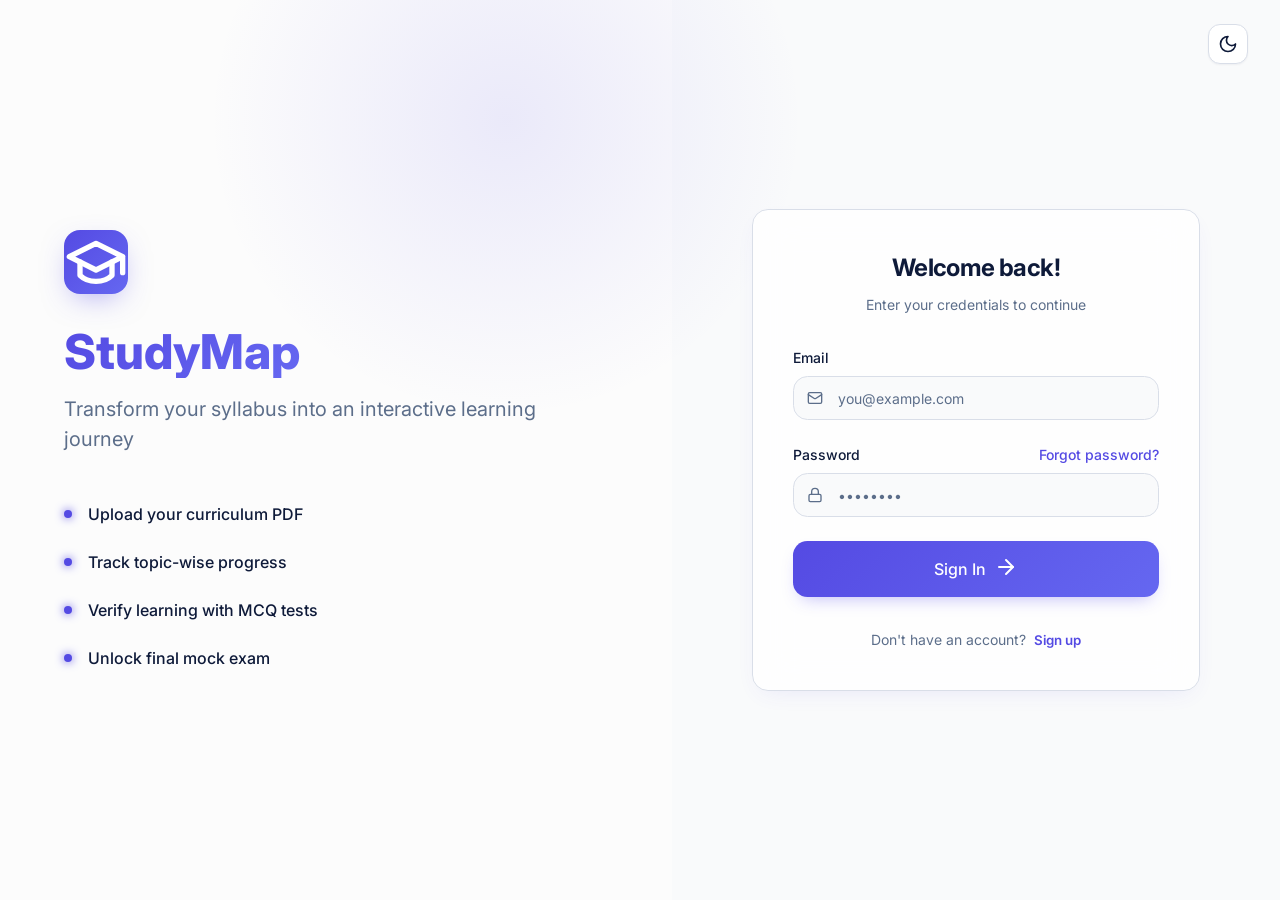
<file: code/frontend/syllabus/syllabus.html>
<!DOCTYPE html>
<html lang="en">

<head>
    <meta charset="UTF-8">
    <meta name="viewport" content="width=device-width, initial-scale=1.0">
    <title>StudyMap - Syllabus</title>
    <link rel="icon" type="image/svg+xml" href="../assets/favicon.svg">
    <link rel="stylesheet" href="../common/common.css">
    <link rel="stylesheet" href="syllabus.css">
</head>

<body>
    <div id="app">
        <!-- Layout and content will be injected by syllabus.js -->
        <div class="flex items-center justify-center min-h-screen">
            <div class="animate-pulse flex flex-col items-center gap-4">
                <div class="sidebar-logo-icon" style="width: 4rem; height: 4rem;">
                    <svg class="icon" style="width: 2rem; height: 2rem;">
                        <use href="../assets/icons.svg#graduation-cap"></use>
                    </svg>
                </div>
                <p class="text-muted-foreground">Loading your syllabus...</p>
            </div>
        </div>
    </div>

    <script src="../common/config.js"></script>
    <script src="../common/api.js"></script>
    <script src="../common/common.js"></script>
    <script src="syllabus.js"></script>
</body>

</html>
</file>
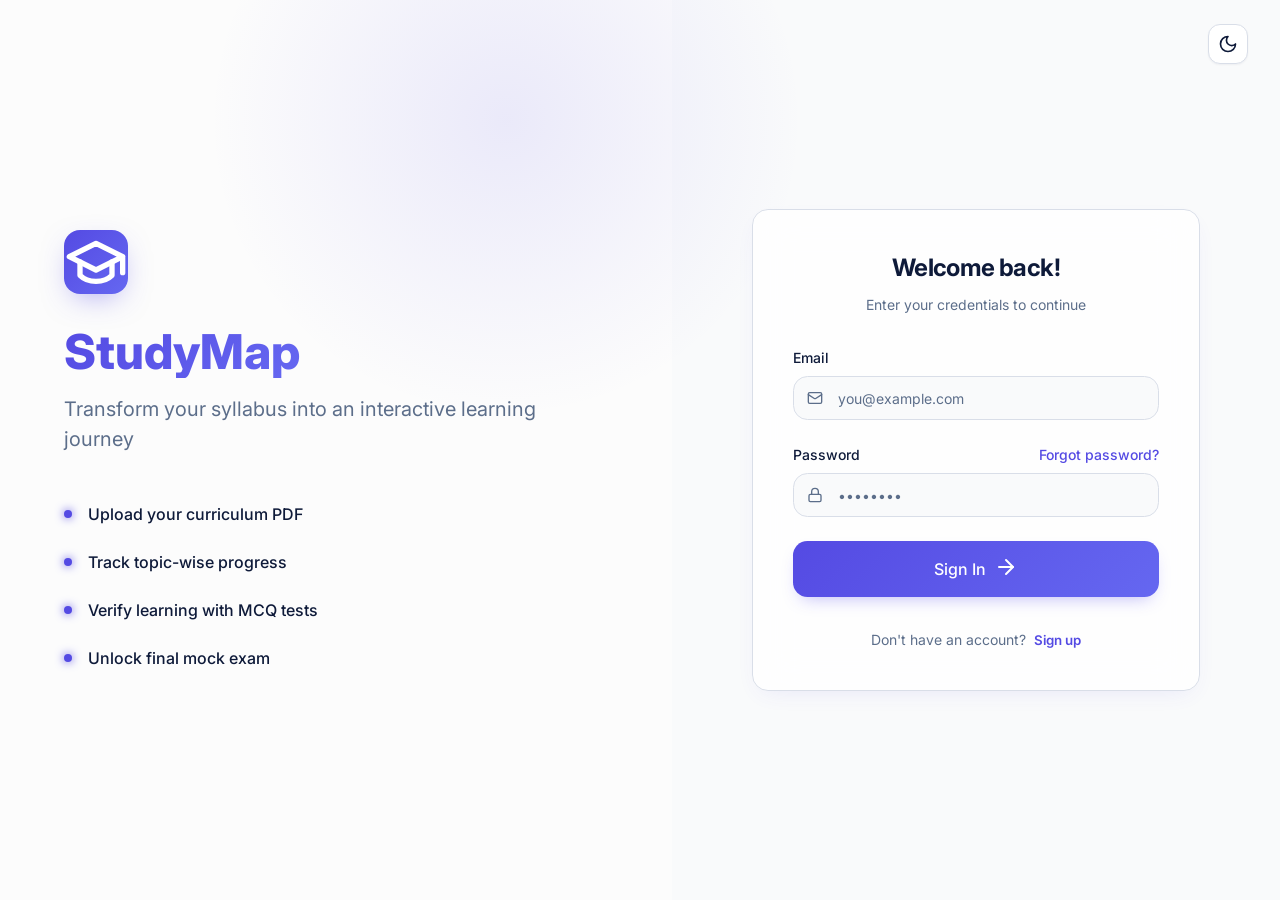
<file: code/frontend/test/test.html>
<!DOCTYPE html>
<html lang="en">

<head>
    <meta charset="UTF-8">
    <meta name="viewport" content="width=device-width, initial-scale=1.0">
    <title>StudyMap - Topic Test</title>
    <link rel="icon" type="image/svg+xml" href="../assets/favicon.svg">
    <link rel="stylesheet" href="../common/common.css">
    <link rel="stylesheet" href="test.css">
</head>

<body>
    <div id="app"></div>
    <script src="../common/config.js"></script>
    <script src="../common/api.js"></script>
    <script src="../common/common.js"></script>
    <script src="test.js"></script>
</body>

</html>
</file>
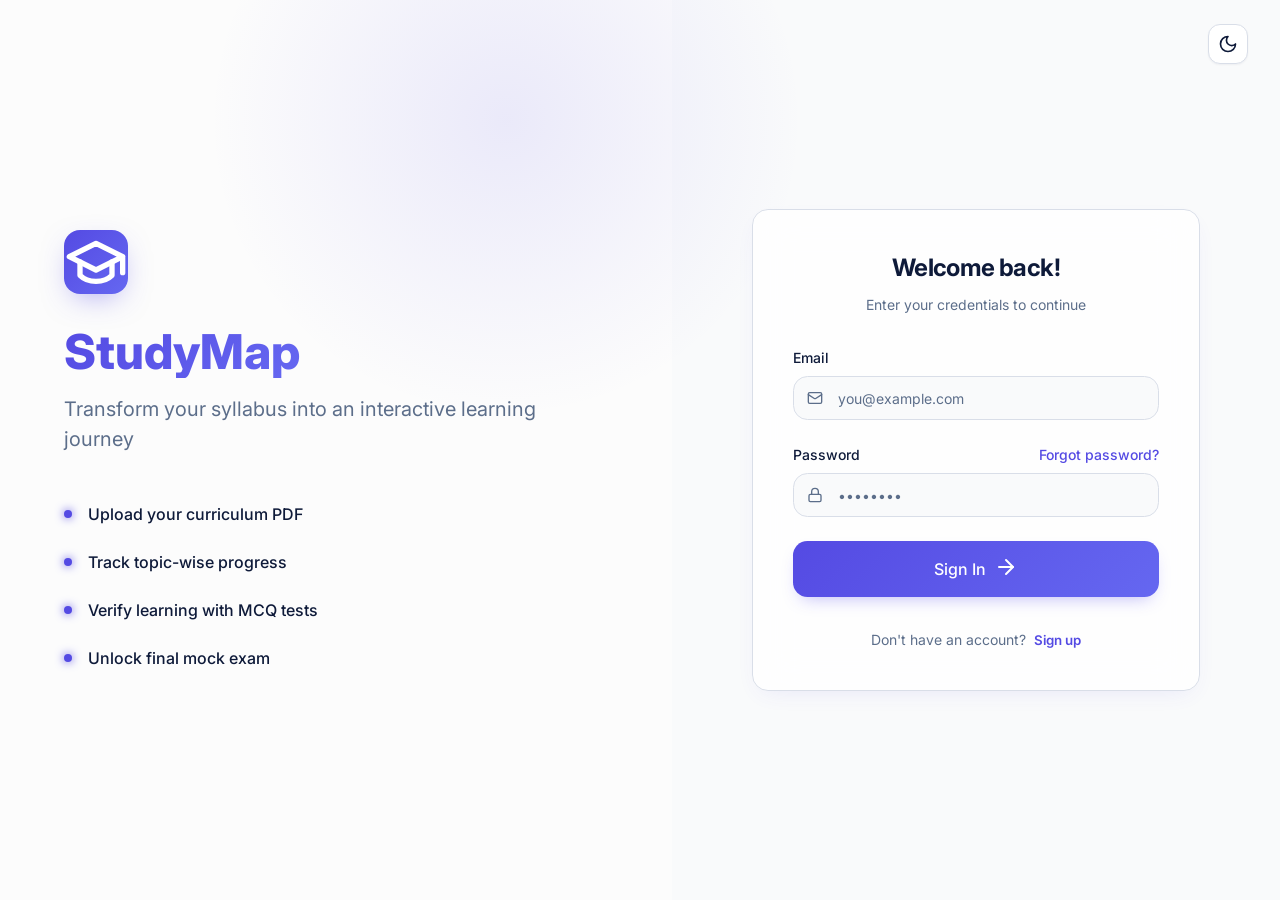
<file: code/frontend/upload/upload.html>
<!DOCTYPE html>
<html lang="en">

<head>
    <meta charset="UTF-8">
    <meta name="viewport" content="width=device-width, initial-scale=1.0">
    <title>StudyMap - Upload Syllabus</title>
    <link rel="icon" type="image/svg+xml" href="../assets/favicon.svg">
    <link rel="stylesheet" href="../common/common.css">
    <link rel="stylesheet" href="upload.css">
</head>

<body>
    <!-- Mobile Header -->
    <div class="mobile-header">
        <div style="display: flex; align-items: center; gap: 0.5rem;">
            <div class="auth-mobile-logo-icon"
                style="width: 2rem; height: 2rem; display: flex; align-items: center; justify-content: center; background: var(--gradient-primary); border-radius: 0.5rem; color: white;">
                <svg class="icon">
                    <use href="../assets/icons.svg#graduation-cap"></use>
                </svg>
            </div>
            <span style="font-weight: 700;">StudyMap</span>
        </div>
        <div style="display: flex; align-items: center; gap: 0.5rem;">
            <button class="theme-toggle-btn" id="header-theme-toggle-mobile">
                <svg class="icon">
                    <use href="../assets/icons.svg#moon"></use>
                </svg>
            </button>
            <button class="mobile-menu-btn" id="mobile-menu-btn">
                <svg class="icon">
                    <use href="../assets/icons.svg#menu"></use>
                </svg>
            </button>
        </div>
    </div>

    <!-- Mobile Overlay -->
    <div class="mobile-overlay" id="mobile-overlay"></div>

    <div class="layout">
        <!-- Sidebar -->
        <aside class="sidebar" id="sidebar">
            <div class="sidebar-logo">
                <div style="display: flex; align-items: center; gap: 0.75rem; flex: 1;">
                    <div class="sidebar-logo-icon">
                        <svg class="icon">
                            <use href="../assets/icons.svg#graduation-cap"></use>
                        </svg>
                    </div>
                    <span class="sidebar-logo-text">StudyMap</span>
                </div>
                <button class="theme-toggle-btn desktop-only" id="header-theme-toggle">
                    <svg class="icon">
                        <use href="../assets/icons.svg#moon"></use>
                    </svg>
                </button>
            </div>

            <nav class="sidebar-nav">
                <a href="../dashboard/dashboard.html" class="sidebar-nav-item">
                    <svg class="icon">
                        <use href="../assets/icons.svg#home"></use>
                    </svg>
                    <span>Dashboard</span>
                </a>
                <a href="../upload/upload.html" class="sidebar-nav-item active">
                    <svg class="icon">
                        <use href="../assets/icons.svg#upload"></use>
                    </svg>
                    <span>Upload PDF</span>
                </a>
                <a href="../syllabus/syllabus.html" class="sidebar-nav-item">
                    <svg class="icon">
                        <use href="../assets/icons.svg#book-open"></use>
                    </svg>
                    <span>Syllabus</span>
                </a>
                <a href="../streaks/streaks.html" class="sidebar-nav-item">
                    <svg class="icon">
                        <use href="../assets/icons.svg#flame"></use>
                    </svg>
                    <span>Streaks</span>
                </a>
                <a href="../final-exam/final-exam.html" class="sidebar-nav-item">
                    <svg class="icon">
                        <use href="../assets/icons.svg#trophy"></use>
                    </svg>
                    <span>Final Exam</span>
                </a>
                <a href="../analytics/analytics.html" class="sidebar-nav-item">
                    <svg class="icon">
                        <use href="../assets/icons.svg#bar-chart"></use>
                    </svg>
                    <span>Analytics</span>
                </a>
                <a href="../settings/settings.html" class="sidebar-nav-item">
                    <svg class="icon">
                        <use href="../assets/icons.svg#settings"></use>
                    </svg>
                    <span>Settings</span>
                </a>
            </nav>

            <div class="sidebar-footer">
                <div class="sidebar-user">
                    <div class="sidebar-user-avatar">U</div>
                    <div class="sidebar-user-info">
                        <div class="sidebar-user-name">User Name</div>
                        <div class="sidebar-user-email">user@example.com</div>
                    </div>
                </div>
            </div>
        </aside>

        <!-- Main Content -->
        <main class="main-content">
            <div id="context-banner-container"></div>
            <div class="upload-container">

                <!-- Page Header -->
                <div class="upload-header animate-slide-up">
                    <h1>Upload Your Syllabus</h1>
                    <p>Upload a PDF or manually enter your syllabus — Unit by Unit</p>
                </div>

                <!-- =====================================================
                     TAB SWITCHER
                ====================================================== -->
                <div class="upload-tabs animate-slide-up delay-1">
                    <button class="upload-tab active" id="tab-pdf" aria-selected="true">
                        <svg class="icon" style="width:1rem;height:1rem;">
                            <use href="../assets/icons.svg#upload"></use>
                        </svg>
                        Upload PDF Syllabus
                    </button>
                    <button class="upload-tab" id="tab-manual" aria-selected="false">
                        <svg class="icon" style="width:1rem;height:1rem;">
                            <use href="../assets/icons.svg#book-open"></use>
                        </svg>
                        Enter Syllabus Manually
                    </button>
                </div>

                <!-- =====================================================
                     PANEL 1 — PDF UPLOAD  (original, untouched)
                ====================================================== -->
                <div id="panel-pdf">
                    <div class="glass-card upload-zone animate-slide-up delay-2" id="upload-zone">
                        <div class="upload-zone-content" id="upload-zone-content">
                            <div class="upload-zone-icon">
                                <svg class="icon">
                                    <use href="../assets/icons.svg#upload"></use>
                                </svg>
                            </div>
                            <p class="upload-zone-text">Drag &amp; drop your PDF here</p>
                            <p class="upload-zone-subtext">or click to browse</p>
                            <button class="btn btn-outline" id="browse-btn">Browse Files</button>
                            <input type="file" accept=".pdf" class="upload-file-input" id="file-input">
                        </div>

                        <!-- File Preview (hidden by default) -->
                        <div id="file-preview" class="hidden" style="padding: 1.5rem;">
                            <div class="upload-file-preview">
                                <div class="upload-file-icon">
                                    <svg class="icon">
                                        <use href="../assets/icons.svg#file-text"></use>
                                    </svg>
                                </div>
                                <div class="upload-file-info">
                                    <p class="upload-file-name" id="file-name"></p>
                                    <p class="upload-file-size" id="file-size"></p>
                                </div>
                                <button class="btn btn-ghost btn-icon" id="remove-file">
                                    <svg class="icon">
                                        <use href="../assets/icons.svg#x"></use>
                                    </svg>
                                </button>
                            </div>

                            <div class="upload-progress hidden" id="upload-progress">
                                <div class="upload-progress-header">
                                    <span class="upload-progress-status" id="upload-status">Uploading...</span>
                                    <span class="upload-progress-percentage" id="upload-percentage">0%</span>
                                </div>
                                <div class="progress-bar" style="height: 0.5rem;">
                                    <div class="progress-bar-fill" id="progress-fill" style="width: 0%;"></div>
                                </div>
                            </div>

                            <button class="btn btn-gradient btn-lg" style="width: 100%; margin-top: 1rem;"
                                id="upload-btn">
                                <svg class="icon">
                                    <use href="../assets/icons.svg#upload"></use>
                                </svg>
                                Upload PDF
                            </button>
                        </div>
                    </div>

                    <div class="upload-info-grid animate-slide-up delay-2">
                        <div class="glass-card upload-info-card">
                            <div class="upload-info-content">
                                <div class="upload-info-icon primary">
                                    <svg class="icon">
                                        <use href="../assets/icons.svg#file-text"></use>
                                    </svg>
                                </div>
                                <div>
                                    <h3 class="upload-info-title">Supported Format</h3>
                                    <p class="upload-info-text">PDF files only. Max file size: 10MB</p>
                                </div>
                            </div>
                        </div>
                        <div class="glass-card upload-info-card">
                            <div class="upload-info-content">
                                <div class="upload-info-icon success">
                                    <svg class="icon">
                                        <use href="../assets/icons.svg#check-circle"></use>
                                    </svg>
                                </div>
                                <div>
                                    <h3 class="upload-info-title">Auto Extraction</h3>
                                    <p class="upload-info-text">We'll automatically extract subjects and topics</p>
                                </div>
                            </div>
                        </div>
                    </div>

                    <div class="glass-card upload-tips animate-slide-up delay-3" style="padding: 1.25rem;">
                        <div class="upload-info-content">
                            <div class="upload-info-icon warning">
                                <svg class="icon">
                                    <use href="../assets/icons.svg#alert-circle"></use>
                                </svg>
                            </div>
                            <div>
                                <h3 class="upload-info-title" style="margin-bottom: 0.5rem;">Tips for best results</h3>
                                <ul>
                                    <li>• Make sure your PDF has clear text (not just images)</li>
                                    <li>• Structured syllabi with headings work best</li>
                                    <li>• You can edit the extracted content after upload</li>
                                </ul>
                            </div>
                        </div>
                    </div>
                </div><!-- /panel-pdf -->

                <!-- =====================================================
                     PANEL 2 — MANUAL ENTRY
                ====================================================== -->
                <div id="panel-manual" class="hidden">

                    <!-- ── Step 1: Syllabus Name ─────────────────── -->
                    <div class="glass-card man-card animate-slide-up delay-2">
                        <div class="man-card-header">
                            <div class="man-icon-wrap primary">
                                <svg class="icon" style="width:1rem;height:1rem;">
                                    <use href="../assets/icons.svg#book-open"></use>
                                </svg>
                            </div>
                            <div>
                                <h2 class="man-title">Syllabus Name</h2>
                                <p class="man-subtitle">Give your syllabus a recognisable title</p>
                            </div>
                        </div>
                        <div class="man-field">
                            <label class="man-label" for="inp-syllabus-name">
                                Syllabus Name <span class="man-req">*</span>
                            </label>
                            <input class="man-input" id="inp-syllabus-name" type="text"
                                placeholder="e.g. Computer Science – Semester 3" maxlength="200" autocomplete="off">
                            <span class="man-err hidden" id="err-syllabus-name">Syllabus name cannot be empty.</span>
                        </div>
                    </div>

                    <!-- ── Step 2: Add Subtopic Form ─────────────── -->
                    <div class="glass-card man-card animate-slide-up delay-2">
                        <div class="man-card-header">
                            <div class="man-icon-wrap success">
                                <svg class="icon" style="width:1rem;height:1rem;">
                                    <use href="../assets/icons.svg#check-circle"></use>
                                </svg>
                            </div>
                            <div>
                                <h2 class="man-title">Add Subtopic</h2>
                                <p class="man-subtitle">Enter a Unit → Topic → Subtopic and click <strong>Add
                                        Subtopic</strong></p>
                            </div>
                        </div>

                        <div class="man-fields-grid">
                            <!-- Unit Name -->
                            <div class="man-field">
                                <label class="man-label" for="inp-unit">Unit Name <span class="man-req">*</span></label>
                                <input class="man-input" id="inp-unit" type="text" placeholder="e.g. Unit 1"
                                    maxlength="200" autocomplete="nope" list="unit-suggestions">
                                <datalist id="unit-suggestions"></datalist>
                                <span class="man-err hidden" id="err-unit">Unit name cannot be empty.</span>
                            </div>
                            <!-- Topic Name -->
                            <div class="man-field">
                                <label class="man-label" for="inp-topic">Topic Name <span
                                        class="man-req">*</span></label>
                                <input class="man-input" id="inp-topic" type="text" placeholder="e.g. Introduction"
                                    maxlength="200" autocomplete="nope" list="topic-suggestions">
                                <datalist id="topic-suggestions"></datalist>
                                <span class="man-err hidden" id="err-topic">Topic name cannot be empty.</span>
                            </div>
                            <!-- Subtopic Name -->
                            <div class="man-field">
                                <label class="man-label" for="inp-subtopic">Subtopic Name <span
                                        class="man-req">*</span></label>
                                <input class="man-input" id="inp-subtopic" type="text"
                                    placeholder="e.g. Data Types in Python" maxlength="200" autocomplete="off">
                                <span class="man-err hidden" id="err-subtopic">Subtopic name cannot be empty.</span>
                            </div>
                        </div>

                        <button class="btn btn-outline man-add-btn" id="btn-add-subtopic">
                            <svg class="icon" style="width:1rem;height:1rem;">
                                <use href="../assets/icons.svg#check-circle"></use>
                            </svg>
                            Add Subtopic
                        </button>
                    </div>

                    <!-- ── Step 3: Live Preview Tree ─────────────── -->
                    <div class="glass-card man-card animate-slide-up delay-3" id="preview-card" style="display:none;">
                        <div class="man-card-header" style="margin-bottom:1rem;">
                            <div class="man-icon-wrap warning">
                                <svg class="icon" style="width:1rem;height:1rem;">
                                    <use href="../assets/icons.svg#bar-chart"></use>
                                </svg>
                            </div>
                            <div style="flex:1;">
                                <h2 class="man-title">Syllabus Preview</h2>
                                <p class="man-subtitle">Review your structure before saving</p>
                            </div>
                            <span class="man-badge" id="preview-badge">0 subtopics</span>
                        </div>

                        <!-- Tree rendered by JS -->
                        <div class="man-tree" id="man-tree"></div>

                        <!-- Save -->
                        <div style="margin-top:1.5rem; display:flex; justify-content:flex-end;">
                            <button class="btn btn-gradient btn-lg" id="btn-save-syllabus">
                                <svg class="icon" style="width:1rem;height:1rem;">
                                    <use href="../assets/icons.svg#upload"></use>
                                </svg>
                                Save Syllabus
                            </button>
                        </div>
                    </div>

                </div><!-- /panel-manual -->

            </div><!-- /upload-container -->
        </main>
    </div>

    <script src="../common/config.js"></script>
    <script src="../common/api.js"></script>
    <script src="../common/common.js"></script>
    <script src="upload.js"></script>
</body>

</html>
</file>
<file: code/frontend/common/common.css>
/* ================================
   CSS VARIABLES & THEME
================================ */
@import url('https://fonts.googleapis.com/css2?family=Inter:wght@300;400;500;600;700;800&display=swap');


:root {
    /* Light Mode Colors - aligned with landing/homepage */
    --background: hsl(210, 20%, 98%);
    --foreground: hsl(224, 61%, 14%);
    --card: hsl(0, 0%, 100%);
    --card-foreground: hsl(224, 61%, 14%);
    --popover: hsl(0, 0%, 100%);
    --popover-foreground: hsl(224, 61%, 14%);
    --primary: hsl(244, 73%, 59%);
    --primary-foreground: hsl(0, 0%, 100%);
    --secondary: hsl(220, 28%, 94%);
    --secondary-foreground: hsl(224, 40%, 22%);
    --muted: hsl(220, 26%, 93%);
    --muted-foreground: hsl(216, 20%, 45%);
    --accent: hsl(220, 26%, 93%);
    --accent-foreground: hsl(224, 61%, 14%);
    --destructive: hsl(0, 78%, 58%);
    --destructive-foreground: hsl(0, 0%, 100%);
    --success: hsl(150, 70%, 36%);
    --success-foreground: hsl(0, 0%, 100%);
    --warning: hsl(38, 92%, 50%);
    --warning-foreground: hsl(0, 0%, 100%);
    --streak: hsl(24, 95%, 53%);
    --streak-foreground: hsl(0, 0%, 100%);
    --progress: hsl(160, 84%, 39%);
    --progress-foreground: hsl(0, 0%, 100%);
    --border: hsl(220, 24%, 88%);
    --input: hsl(220, 24%, 88%);
    --ring: hsl(244, 73%, 59%);
    --radius: 0.9rem;

    /* Brand alpha shades */
    --primary-soft-03: rgba(79, 70, 229, 0.03);
    --primary-soft-05: rgba(79, 70, 229, 0.05);
    --primary-soft-10: rgba(79, 70, 229, 0.10);
    --primary-soft-20: rgba(79, 70, 229, 0.20);
    --primary-soft-30: rgba(79, 70, 229, 0.30);
    --primary-soft-40: rgba(79, 70, 229, 0.40);
    --primary-soft-50: rgba(79, 70, 229, 0.50);

    /* Gradients */
    --gradient-primary: linear-gradient(135deg, hsl(244, 73%, 59%) 0%, hsl(239, 83%, 67%) 100%);
    --gradient-success: linear-gradient(135deg, hsl(142, 76%, 36%) 0%, hsl(160, 84%, 39%) 100%);
    --gradient-streak: linear-gradient(135deg, hsl(24, 95%, 53%) 0%, hsl(38, 92%, 50%) 100%);

    /* Shadows */
    --shadow-sm: 0 1px 2px 0 hsla(224, 61%, 14%, 0.05);
    --shadow-md: 0 4px 6px -1px hsla(224, 61%, 14%, 0.08), 0 2px 4px -2px hsla(224, 61%, 14%, 0.06);
    --shadow-lg: 0 12px 24px -8px hsla(224, 61%, 14%, 0.16), 0 8px 12px -8px hsla(224, 61%, 14%, 0.1);
    --shadow-card: 0 8px 24px -10px rgba(79, 70, 229, 0.12);
    --shadow-glow: 0 0 40px rgba(79, 70, 229, 0.18);

    /* Sidebar */
    --sidebar-background: hsl(0, 0%, 99%);
    --sidebar-foreground: hsl(224, 40%, 22%);
    --sidebar-primary: hsl(244, 73%, 59%);
    --sidebar-primary-foreground: hsl(0, 0%, 100%);
    --sidebar-accent: hsl(220, 26%, 93%);
    --sidebar-accent-foreground: hsl(224, 61%, 14%);
    --sidebar-border: hsl(220, 24%, 88%);
}

/* Dark Mode */
.dark {
    --background: hsl(222, 47%, 6%);
    --foreground: hsl(210, 40%, 98%);
    --card: hsl(222, 47%, 9%);
    --card-foreground: hsl(210, 40%, 98%);
    --popover: hsl(222, 47%, 9%);
    --popover-foreground: hsl(210, 40%, 98%);
    --primary: hsl(244, 73%, 64%);
    --primary-foreground: hsl(0, 0%, 100%);
    --secondary: hsl(217, 33%, 17%);
    --secondary-foreground: hsl(210, 40%, 98%);
    --muted: hsl(217, 33%, 17%);
    --muted-foreground: hsl(215, 20%, 65%);
    --accent: hsl(217, 33%, 17%);
    --accent-foreground: hsl(210, 40%, 98%);
    --destructive: hsl(0, 63%, 31%);
    --destructive-foreground: hsl(210, 40%, 98%);
    --success: hsl(142, 76%, 36%);
    --success-foreground: hsl(0, 0%, 100%);
    --warning: hsl(38, 92%, 50%);
    --warning-foreground: hsl(0, 0%, 100%);
    --streak: hsl(24, 95%, 53%);
    --streak-foreground: hsl(0, 0%, 100%);
    --progress: hsl(160, 84%, 39%);
    --progress-foreground: hsl(0, 0%, 100%);
    --border: hsl(217, 33%, 17%);
    --input: hsl(217, 33%, 17%);
    --ring: hsl(244, 73%, 64%);

    --gradient-primary: linear-gradient(135deg, hsl(244, 73%, 60%) 0%, hsl(239, 83%, 67%) 100%);
    --gradient-success: linear-gradient(135deg, hsl(142, 76%, 40%) 0%, hsl(160, 84%, 42%) 100%);
    --gradient-streak: linear-gradient(135deg, hsl(24, 95%, 50%) 0%, hsl(38, 92%, 48%) 100%);

    --shadow-sm: 0 1px 2px 0 hsla(0, 0%, 0%, 0.3);
    --shadow-md: 0 4px 6px -1px hsla(0, 0%, 0%, 0.4), 0 2px 4px -2px hsla(0, 0%, 0%, 0.3);
    --shadow-lg: 0 10px 15px -3px hsla(0, 0%, 0%, 0.4), 0 4px 6px -4px hsla(0, 0%, 0%, 0.3);
    --shadow-card: 0 8px 24px -10px rgba(79, 70, 229, 0.22);
    --shadow-glow: 0 0 40px rgba(79, 70, 229, 0.24);

    --sidebar-background: hsl(222, 47%, 6%);
    --sidebar-foreground: hsl(210, 40%, 98%);
    --sidebar-primary: hsl(244, 73%, 64%);
    --sidebar-primary-foreground: hsl(0, 0%, 100%);
    --sidebar-accent: hsl(217, 33%, 17%);
    --sidebar-accent-foreground: hsl(210, 40%, 98%);
    --sidebar-border: hsl(217, 33%, 17%);
}

/* ================================
   BASE STYLES
================================ */
* {
    margin: 0;
    padding: 0;
    box-sizing: border-box;
    border-color: var(--border);
}

body {
    font-family: 'Inter', system-ui, -apple-system, sans-serif;
    background-color: var(--background);
    color: var(--foreground);
    line-height: 1.5;
    -webkit-font-smoothing: antialiased;
    -moz-osx-font-smoothing: grayscale;
}

html,
body {
    width: 100%;
    max-width: 100%;
    overflow-x: hidden;
}

h1,
h2,
h3,
h4,
h5,
h6 {
    font-weight: 600;
    letter-spacing: -0.025em;
}

a {
    color: inherit;
    text-decoration: none;
}

button {
    cursor: pointer;
    font-family: inherit;
}

input {
    font-family: inherit;
}

/* ================================
   UTILITY CLASSES
================================ */
.hidden {
    display: none !important;
}

.text-foreground {
    color: var(--foreground);
}

.text-muted-foreground {
    color: var(--muted-foreground);
}

.text-primary {
    color: var(--primary);
}

.text-success {
    color: var(--success);
}

.text-warning {
    color: var(--warning);
}

.text-destructive {
    color: var(--destructive);
}

.text-streak {
    color: var(--streak);
}

.bg-background {
    background-color: var(--background);
}

.bg-card {
    background-color: var(--card);
}

.bg-muted {
    background-color: var(--muted);
}

.bg-primary {
    background-color: var(--primary);
}

.bg-success {
    background-color: var(--success);
}

/* ================================
   GLASS CARD
================================ */
.glass-card {
    background: var(--card);
    backdrop-filter: blur(20px);
    border: 1px solid var(--border);
    border-radius: 1rem;
    box-shadow: var(--shadow-card);
}

/* ================================
   BUTTONS
================================ */
.btn {
    display: inline-flex;
    align-items: center;
    justify-content: center;
    gap: 0.5rem;
    padding: 0.625rem 1.25rem;
    border-radius: var(--radius);
    font-size: 0.875rem;
    font-weight: 500;
    border: none;
    cursor: pointer;
    transition: all 0.2s ease;
    white-space: nowrap;
}

.btn:disabled {
    opacity: 0.5;
    cursor: not-allowed;
}

.btn-primary {
    background: var(--primary);
    color: var(--primary-foreground);
}

.btn-primary:hover:not(:disabled) {
    opacity: 0.9;
}

.btn-gradient {
    background: var(--gradient-primary);
    color: var(--primary-foreground);
    box-shadow: 0 8px 18px -8px var(--primary-soft-40);
}

.btn-gradient:hover:not(:disabled) {
    box-shadow: 0 12px 24px -10px var(--primary-soft-50);
    transform: translateY(-1px);
}

.btn-outline {
    background: transparent;
    border: 1px solid var(--border);
    color: var(--foreground);
}

.btn-outline:hover:not(:disabled) {
    background: var(--muted);
}

.btn-ghost {
    background: transparent;
    color: var(--foreground);
}

.btn-ghost:hover:not(:disabled) {
    background: var(--muted);
}

.btn-destructive {
    background: var(--destructive);
    color: var(--destructive-foreground);
}

.btn-success {
    background: var(--success);
    color: var(--success-foreground);
}

.btn-lg {
    padding: 0.875rem 1.75rem;
    font-size: 1rem;
}

.btn-sm {
    padding: 0.375rem 0.875rem;
    font-size: 0.75rem;
}

.btn-xs {
    padding: 0.25rem 0.5rem;
    font-size: 0.75rem;
}

.btn-icon {
    padding: 0.5rem;
    width: 2.5rem;
    height: 2.5rem;
}

/* ================================
   INPUTS
================================ */
.input {
    display: flex;
    height: 2.75rem;
    width: 100%;
    border-radius: var(--radius);
    border: 1px solid var(--input);
    background: var(--background);
    padding: 0.5rem 0.75rem;
    font-size: 0.875rem;
    color: var(--foreground);
    transition: all 0.2s ease;
}

.input:focus {
    outline: none;
    border-color: var(--ring);
    box-shadow: 0 0 0 3px var(--primary-soft-20);
}

.input::placeholder {
    color: var(--muted-foreground);
}

.input-with-icon {
    position: relative;
}

.input-with-icon .input {
    padding-left: 2.75rem;
}

.input-with-icon .input-icon {
    position: absolute;
    left: 0.875rem;
    top: 50%;
    transform: translateY(-50%);
    color: var(--muted-foreground);
    width: 1.25rem;
    height: 1.25rem;
}

.label {
    display: block;
    font-size: 0.875rem;
    font-weight: 500;
    margin-bottom: 0.5rem;
    color: var(--foreground);
}

/* ================================
   PROGRESS BAR
================================ */
.progress-bar {
    height: 0.75rem;
    width: 100%;
    border-radius: 9999px;
    background: var(--muted);
    overflow: hidden;
}

.progress-bar-fill {
    height: 100%;
    border-radius: 9999px;
    background: var(--gradient-success);
    transition: width 0.5s ease;
}

.progress-bar-primary .progress-bar-fill {
    background: var(--primary);
}

/* ================================
   PROGRESS RING
================================ */
.progress-ring {
    position: relative;
    display: inline-flex;
    align-items: center;
    justify-content: center;
}

.progress-ring svg {
    transform: rotate(-90deg);
}

.progress-ring .ring-bg {
    stroke: var(--muted);
    opacity: 0.3;
}

.progress-ring .ring-fill {
    stroke: var(--success);
    transition: stroke-dashoffset 1s ease;
}

.progress-ring .ring-fill.primary {
    stroke: var(--primary);
}

.progress-ring .ring-fill.streak {
    stroke: var(--streak);
}

.progress-ring-label {
    position: absolute;
    display: flex;
    flex-direction: column;
    align-items: center;
    justify-content: center;
}

.progress-ring-value {
    font-size: 1.5rem;
    font-weight: 700;
}

.progress-ring-text {
    font-size: 0.75rem;
    color: var(--muted-foreground);
}

/* ================================
   STAT CARD
================================ */
.stat-card {
    padding: 1.5rem;
    transition: all 0.3s ease;
}

.stat-card:hover {
    box-shadow: var(--shadow-lg);
}

.stat-card-content {
    display: flex;
    align-items: flex-start;
    justify-content: space-between;
}

.stat-card-info {
    display: flex;
    flex-direction: column;
    gap: 0.5rem;
}

.stat-card-label {
    font-size: 0.875rem;
    font-weight: 500;
    color: var(--muted-foreground);
}

.stat-card-value {
    font-size: 1.875rem;
    font-weight: 700;
}

.stat-card-subtitle {
    font-size: 0.75rem;
    color: var(--muted-foreground);
}

.stat-card-icon {
    padding: 0.75rem;
    border-radius: 0.75rem;
}

.stat-card.primary {
    background: var(--primary-soft-10);
}

.stat-card.primary .stat-card-value {
    color: var(--primary);
}

.stat-card.primary .stat-card-icon {
    background: var(--primary-soft-20);
    color: var(--primary);
}

.stat-card.success {
    background: hsla(142, 76%, 36%, 0.1);
}

.stat-card.success .stat-card-value {
    color: var(--success);
}

.stat-card.success .stat-card-icon {
    background: hsla(142, 76%, 36%, 0.2);
    color: var(--success);
}

.stat-card.warning {
    background: hsla(38, 92%, 50%, 0.1);
}

.stat-card.warning .stat-card-value {
    color: var(--warning);
}

.stat-card.warning .stat-card-icon {
    background: hsla(38, 92%, 50%, 0.2);
    color: var(--warning);
}

.stat-card.streak {
    background: hsla(24, 95%, 53%, 0.1);
}

.stat-card.streak .stat-card-value {
    color: var(--streak);
}

.stat-card.streak .stat-card-icon {
    background: hsla(24, 95%, 53%, 0.2);
    color: var(--streak);
}

/* ================================
   SWITCH / TOGGLE
================================ */
.switch {
    position: relative;
    display: inline-flex;
    align-items: center;
    width: 2.75rem;
    height: 1.5rem;
    border-radius: 9999px;
    background: var(--muted);
    cursor: pointer;
    transition: background 0.2s ease;
}

.switch.active {
    background: var(--primary);
}

.switch-thumb {
    position: absolute;
    left: 2px;
    width: 1.25rem;
    height: 1.25rem;
    border-radius: 50%;
    background: white;
    box-shadow: var(--shadow-sm);
    transition: transform 0.2s ease;
}

.switch.active .switch-thumb {
    transform: translateX(1.25rem);
}

/* ================================
   TOAST
================================ */
#toast-container {
    position: fixed;
    bottom: 1rem;
    right: 1rem;
    z-index: 9999;
    display: flex;
    flex-direction: column;
    gap: 0.5rem;
}

.toast {
    display: flex;
    align-items: flex-start;
    gap: 0.75rem;
    padding: 1rem;
    background: var(--card);
    border: 1px solid var(--border);
    border-radius: var(--radius);
    box-shadow: var(--shadow-lg);
    min-width: 300px;
    max-width: 420px;
    animation: slideIn 0.3s ease;
}

.toast.destructive {
    border-color: var(--destructive);
}

.toast-content {
    flex: 1;
}

.toast-title {
    font-weight: 600;
    color: var(--foreground);
    margin-bottom: 0.25rem;
}

.toast-description {
    font-size: 0.875rem;
    color: var(--muted-foreground);
}

.toast-close {
    background: none;
    border: none;
    color: var(--muted-foreground);
    cursor: pointer;
    padding: 0.25rem;
}

@keyframes slideIn {
    from {
        transform: translateX(100%);
        opacity: 0;
    }

    to {
        transform: translateX(0);
        opacity: 1;
    }
}

/* ================================
   HEADER & ACTIONS
================================ */
.auth-theme-toggle {
    position: fixed;
    top: 1.5rem;
    right: 2rem;
    z-index: 100;
}

.theme-toggle-btn {
    width: 2.5rem;
    height: 2.5rem;
    border-radius: 0.75rem;
    background: var(--card);
    border: 1px solid var(--border);
    color: var(--foreground);
    display: flex;
    align-items: center;
    justify-content: center;
    box-shadow: var(--shadow-sm);
    transition: all 0.2s ease;
}

.theme-toggle-btn:hover {
    background: var(--muted);
    transform: translateY(-1px);
    box-shadow: var(--shadow-md);
}

.theme-toggle-btn svg {
    width: 1.25rem;
    height: 1.25rem;
}

.desktop-only {
    display: none;
}

@media (min-width: 769px) {
    .desktop-only {
        display: flex;
    }
}

/* ================================
   STREAK HEATMAP (Shared)
================================ */
.streak-board-card {
    padding: 1.5rem;
    margin-bottom: 2rem;
}

.streak-board-header {
    display: flex;
    align-items: center;
    justify-content: space-between;
    margin-bottom: 1.5rem;
}

.streak-board-header h3 {
    font-size: 1.125rem;
    font-weight: 600;
}

.streak-stats {
    display: flex;
    gap: 1.5rem;
}

.streak-stat {
    display: flex;
    flex-direction: column;
    align-items: flex-end;
}

.streak-stat-value {
    font-size: 1.25rem;
    font-weight: 700;
    color: var(--streak);
}

.streak-stat-label {
    font-size: 0.75rem;
    color: var(--muted-foreground);
}

.streak-heatmap-container {
    overflow-x: auto;
    padding-bottom: 0.5rem;
}

.streak-heatmap {
    display: grid;
    grid-auto-flow: column;
    grid-template-rows: repeat(7, 1fr);
    gap: 4px;
    width: max-content;
}

.heatmap-cell {
    width: 12px;
    height: 12px;
    border-radius: 2px;
    background: var(--muted);
    opacity: 0.3;
    transition: all 0.2s ease;
}

.heatmap-cell:hover {
    transform: scale(1.2);
    z-index: 1;
}

/* Heatmap Levels */
.heatmap-cell.level-0 {
    background: var(--muted);
    opacity: 0.3;
}

.heatmap-cell.level-1 {
    background: hsla(142, 76%, 36%, 0.2);
    opacity: 1;
}

.heatmap-cell.level-2 {
    background: hsla(142, 76%, 36%, 0.4);
    opacity: 1;
}

.heatmap-cell.level-3 {
    background: hsla(142, 76%, 36%, 0.7);
    opacity: 1;
}

.heatmap-cell.level-4 {
    background: var(--success);
    opacity: 1;
}

.streak-heatmap-footer {
    display: flex;
    align-items: center;
    justify-content: flex-end;
    gap: 0.5rem;
    margin-top: 1rem;
    font-size: 0.75rem;
    color: var(--muted-foreground);
}

.streak-heatmap-legend {
    display: flex;
    gap: 3px;
}

.streak-heatmap-legend .heatmap-cell {
    width: 10px;
    height: 10px;
    opacity: 1;
}

/* GitHub Heatmap Refinement (Shared from NEW STYLES) */
.github-heatmap-wrapper {
    display: flex;
    gap: 1rem;
    align-items: flex-start;
    padding: 0.5rem 0;
}

.heatmap-days-labels {
    display: flex;
    flex-direction: column;
    justify-content: space-between;
    height: 110px;
    /* Adjust based on cell size + gap */
    margin-top: 24px;
    /* Space for month labels */
    font-size: 0.65rem;
    color: var(--muted-foreground);
}

.heatmap-main {
    display: flex;
    flex-direction: column;
    gap: 0.5rem;
    flex: 1;
}

.heatmap-months-labels {
    display: flex;
    justify-content: space-between;
    font-size: 0.65rem;
    color: var(--muted-foreground);
    padding: 0 5px;
}

.streak-heatmap.github-style {
    display: grid;
    grid-template-columns: repeat(52, 1fr);
    grid-template-rows: repeat(7, 1fr);
    grid-auto-flow: column;
    gap: 4px;
    width: 100%;
}

.streak-heatmap.github-style .heatmap-cell {
    width: 100%;
    aspect-ratio: 1;
    border-radius: 2px;
}

/* ================================
   LAYOUT
================================ */
.layout {
    display: flex;
    min-height: 100vh;
    overflow-x: hidden;
}

/* Sidebar */
.sidebar {
    width: 280px;
    background: var(--sidebar-background);
    border-right: 1px solid var(--sidebar-border);
    padding: 1.5rem;
    display: flex;
    flex-direction: column;
    position: fixed;
    left: 0;
    top: 0;
    bottom: 0;
    overflow-y: auto;
    z-index: 30;
}

.sidebar-logo {
    display: flex;
    align-items: center;
    gap: 0.75rem;
    padding-bottom: 1.5rem;
    border-bottom: 1px solid var(--sidebar-border);
    margin-bottom: 1.5rem;
    cursor: pointer;
}

.sidebar-logo-icon {
    width: 2.5rem;
    height: 2.5rem;
    display: flex;
    align-items: center;
    justify-content: center;
    background: var(--gradient-primary);
    border-radius: 0.75rem;
    color: white;
}

.sidebar-logo-text {
    font-size: 1.25rem;
    font-weight: 700;
    color: var(--sidebar-foreground);
}

.sidebar-nav {
    flex: 1;
    display: flex;
    flex-direction: column;
    gap: 0.25rem;
}

.sidebar-nav-item {
    display: flex;
    align-items: center;
    gap: 0.75rem;
    padding: 0.75rem 1rem;
    border-radius: var(--radius);
    color: var(--sidebar-foreground);
    font-weight: 500;
    transition: all 0.2s ease;
    cursor: pointer;
    border: none;
    background: none;
    width: 100%;
    text-align: left;
}

.sidebar-nav-item:hover {
    background: var(--sidebar-accent);
}

.sidebar-nav-item.active {
    background: var(--sidebar-primary);
    color: var(--sidebar-primary-foreground);
}

.sidebar-nav-item svg {
    width: 1.25rem;
    height: 1.25rem;
}

.sidebar-footer {
    padding-top: 1rem;
    border-top: 1px solid var(--sidebar-border);
    margin-top: 1rem;
}

.sidebar-user {
    display: flex;
    align-items: center;
    gap: 0.75rem;
    padding: 0.75rem;
    border-radius: var(--radius);
    background: var(--sidebar-accent);
}

.sidebar-user-avatar {
    width: 2.5rem;
    height: 2.5rem;
    border-radius: 50%;
    background: var(--gradient-primary);
    display: flex;
    align-items: center;
    justify-content: center;
    color: white;
    font-weight: 600;
}

.sidebar-user-info {
    flex: 1;
    min-width: 0;
}

.sidebar-user-name {
    font-weight: 600;
    color: var(--sidebar-foreground);
    white-space: nowrap;
    overflow: hidden;
    text-overflow: ellipsis;
}

.sidebar-user-email {
    font-size: 0.75rem;
    color: var(--muted-foreground);
    white-space: nowrap;
    overflow: hidden;
    text-overflow: ellipsis;
}

/* Main Content */
.main-content {
    flex: 1;
    margin-left: 280px;
    padding: 2rem;
    min-height: 100vh;
    width: calc(100% - 280px);
    min-width: 0;
    overflow-x: hidden;
    box-sizing: border-box;
}

/* ================================
   ANIMATIONS
================================ */
@keyframes float {

    0%,
    100% {
        transform: translateY(0);
    }

    50% {
        transform: translateY(-10px);
    }
}

@keyframes pulse-soft {

    0%,
    100% {
        opacity: 1;
    }

    50% {
        opacity: 0.7;
    }
}

@keyframes slide-up {
    from {
        opacity: 0;
        transform: translateY(20px);
    }

    to {
        opacity: 1;
        transform: translateY(0);
    }
}

@keyframes fade-in {
    from {
        opacity: 0;
    }

    to {
        opacity: 1;
    }
}

@keyframes scale-in {
    from {
        opacity: 0;
        transform: scale(0.95);
    }

    to {
        opacity: 1;
        transform: scale(1);
    }
}

@keyframes spin {
    from {
        transform: rotate(0deg);
    }

    to {
        transform: rotate(360deg);
    }
}

.animate-slide-up {
    animation: slide-up 0.5s ease-out forwards;
}

.animate-fade-in {
    animation: fade-in 0.3s ease-out forwards;
}

.animate-scale-in {
    animation: scale-in 0.3s ease-out forwards;
}

.animate-float {
    animation: float 3s ease-in-out infinite;
}

.animate-spin {
    animation: spin 1s linear infinite;
}

/* Animation delays */
.delay-1 {
    animation-delay: 0.1s;
    opacity: 0;
}

.delay-2 {
    animation-delay: 0.2s;
    opacity: 0;
}

.delay-3 {
    animation-delay: 0.3s;
    opacity: 0;
}

.delay-4 {
    animation-delay: 0.4s;
    opacity: 0;
}

/* ================================
   SCROLLBAR
================================ */
::-webkit-scrollbar {
    width: 6px;
    height: 6px;
}

::-webkit-scrollbar-track {
    background: transparent;
}

::-webkit-scrollbar-thumb {
    background: var(--muted-foreground);
    border-radius: 99px;
    opacity: 0.3;
}

::-webkit-scrollbar-thumb:hover {
    background: var(--primary);
}

/* ================================
   RESPONSIVE
================================ */
@media (max-width: 768px) {
    .sidebar {
        transform: translateX(-100%);
        z-index: 50;
        transition: transform 0.3s ease;
    }

    .sidebar.open {
        transform: translateX(0);
    }

    .main-content {
        margin-left: 0;
        padding: 1rem;
        max-width: 100%;
        width: 100%;
    }

    .mobile-header {
        display: flex;
        align-items: center;
        justify-content: space-between;
        padding: 1rem;
        background: var(--sidebar-background);
        border-bottom: 1px solid var(--sidebar-border);
        position: sticky;
        top: 0;
        z-index: 40;
    }

    .mobile-menu-btn {
        display: flex;
        align-items: center;
        justify-content: center;
        width: 2.5rem;
        height: 2.5rem;
        background: none;
        border: none;
        color: var(--foreground);
        cursor: pointer;
    }

    .mobile-overlay {
        display: none;
        position: fixed;
        inset: 0;
        background: rgba(0, 0, 0, 0.5);
        z-index: 45;
    }

    .mobile-overlay.open {
        display: block;
    }
}

@media (min-width: 769px) {
    .mobile-header {
        display: none;
    }

    .mobile-overlay {
        display: none !important;
    }
}

/* ================================
   ICONS
================================ */
.icon {
    width: 1.5rem;
    height: 1.5rem;
    fill: none;
    stroke: currentColor;
    stroke-width: 2;
    stroke-linecap: round;
    stroke-linejoin: round;
}

.icon-sm {
    width: 1rem;
    height: 1rem;
}

.icon-lg {
    width: 2rem;
    height: 2rem;
}

/* Context Banner */
.context-banner {
    display: flex;
    align-items: center;
    justify-content: space-between;
    padding: 0.875rem 1.5rem;
    border-radius: 1rem;
    margin-bottom: 2rem;
    font-size: 0.875rem;
    border: 1px solid var(--border);
    background: var(--card);
    box-shadow: var(--shadow-sm);
    transition: all 0.3s ease;
    background: linear-gradient(to right, var(--card), var(--background));
}

.context-banner:hover {
    box-shadow: var(--shadow-md);
    border-color: var(--primary-soft-30);
}

.context-banner.active {
    border-left: 4px solid var(--primary);
}

.context-banner.warning {
    border-left: 4px solid var(--warning);
    background: hsla(38, 92%, 50%, 0.05);
}

.context-banner-content {
    display: flex;
    align-items: center;
    gap: 0.75rem;
}

.context-banner .icon {
    width: 1.25rem;
    height: 1.25rem;
    color: var(--primary);
}

.context-info {
    display: flex;
    flex-direction: column;
}

.context-label {
    font-size: 0.75rem;
    color: var(--muted-foreground);
    text-transform: uppercase;
    letter-spacing: 0.05em;
    font-weight: 600;
}

.context-name {
    font-weight: 600;
    color: var(--foreground);
}

.active-indicator {
    width: 8px;
    height: 8px;
    border-radius: 50%;
    background: var(--success);
    position: relative;
}

.active-indicator::after {
    content: "";
    position: absolute;
    top: 0;
    left: 0;
    width: 100%;
    height: 100%;
    border-radius: 50%;
    background: var(--success);
    animation: ping 1.5s cubic-bezier(0, 0, 0.2, 1) infinite;
}

@keyframes ping {

    75%,
    100% {
        transform: scale(2.5);
        opacity: 0;
    }
}

/* Accessibility and production hardening */
:focus-visible {
    outline: 3px solid var(--primary-soft-30);
    outline-offset: 2px;
}

@media (prefers-reduced-motion: reduce) {

    *,
    *::before,
    *::after {
        animation-duration: 0.01ms !important;
        animation-iteration-count: 1 !important;
        transition-duration: 0.01ms !important;
        scroll-behavior: auto !important;
    }
}
</file>
<file: code/frontend/admin/admin.css>
/* ================================
   ADMIN PANEL
================================ */
.admin-header {
    margin-bottom: 0.5rem;
}

.admin-header h1 {
    font-size: 1.875rem;
    font-weight: 700;
    margin-bottom: 0.25rem;
}

.admin-header p {
    color: var(--muted-foreground);
}

/* Admin Tab Navigation */
.admin-nav-tabs {
    display: flex;
    gap: 0.5rem;
    margin-bottom: 2rem;
    border-bottom: 1px solid var(--border);
}

.admin-tab-btn {
    display: flex;
    align-items: center;
    gap: 0.5rem;
    padding: 0.75rem 1.5rem;
    background: none;
    border: none;
    color: var(--muted-foreground);
    font-weight: 500;
    cursor: pointer;
    border-bottom: 2px solid transparent;
    transition: all 0.2s ease;
}

.admin-tab-btn:hover {
    color: var(--foreground);
    background: hsla(var(--muted), 0.1);
}

.admin-tab-btn.active {
    color: var(--primary);
    border-bottom-color: var(--primary);
    background: hsla(var(--primary), 0.1);
}

.admin-tab-content {
    display: none;
}

.admin-tab-content.active {
    display: block;
}

/* Settings Styles for Admin Panel */
.settings-container {
    max-width: 42rem;
    margin: 0 auto;
}

.settings-section {
    padding: 1.5rem;
    margin-bottom: 1.5rem;
}

.settings-section h2 {
    font-size: 1.125rem;
    font-weight: 600;
    margin-bottom: 1rem;
}

.settings-theme {
    display: flex;
    align-items: center;
    justify-content: space-between;
}

.settings-theme-info {
    display: flex;
    align-items: center;
    gap: 1rem;
}

.settings-theme-icon {
    padding: 0.75rem;
    border-radius: 0.75rem;
    background: var(--primary-soft-10);
    color: var(--primary);
}

.settings-theme-title {
    font-weight: 500;
}

.settings-theme-subtitle {
    font-size: 0.875rem;
    color: var(--muted-foreground);
}

.settings-theme-toggle {
    display: flex;
    align-items: center;
    gap: 0.5rem;
}

.settings-form-group {
    margin-bottom: 1.25rem;
}

.settings-danger {
    border-color: hsla(0, 84%, 60%, 0.2);
}

.settings-danger p {
    font-size: 0.875rem;
    color: var(--muted-foreground);
    margin-bottom: 1rem;
}

/* Original Admin Features Styles */
.admin-users-card {
    overflow: hidden;
}

.admin-card-header {
    display: flex;
    align-items: center;
    justify-content: space-between;
    padding: 1.5rem;
    border-bottom: 1px solid var(--border);
}

.admin-table-container {
    overflow-x: auto;
}

.admin-table {
    width: 100%;
    border-collapse: collapse;
    text-align: left;
    font-size: 0.875rem;
}

.admin-table th {
    padding: 1rem 1.5rem;
    font-weight: 600;
    color: var(--muted-foreground);
    border-bottom: 1px solid var(--border);
    background: hsla(var(--muted), 0.3);
}

.admin-table td {
    padding: 1rem 1.5rem;
    border-bottom: 1px solid var(--border);
    vertical-align: middle;
}

.admin-table tr:last-child td {
    border-bottom: none;
}

.admin-table tr:hover td {
    background: hsla(var(--muted), 0.2);
}

.status-badge {
    display: inline-flex;
    align-items: center;
    padding: 0.25rem 0.625rem;
    border-radius: 9999px;
    font-size: 0.75rem;
    font-weight: 500;
    text-transform: capitalize;
}

.status-badge.admin {
    background: var(--primary-soft-10);
    color: var(--primary);
}

.status-badge.student {
    background: hsla(142, 76%, 36%, 0.1);
    color: var(--success);
}

/* Stats for Admin */
.stats-grid {
    display: grid;
    grid-template-columns: repeat(1, 1fr);
    gap: 1.5rem;
    margin-bottom: 2rem;
}

@media (min-width: 640px) {
    .stats-grid {
        grid-template-columns: repeat(2, 1fr);
    }
}

@media (min-width: 1024px) {
    .stats-grid {
        grid-template-columns: repeat(4, 1fr);
    }
}

/* Admin Analytics */
.admin-analytics-grid {
    display: grid;
    grid-template-columns: 1fr;
    gap: 1.5rem;
    margin-bottom: 2rem;
}

@media (min-width: 1024px) {
    .admin-analytics-grid {
        grid-template-columns: repeat(2, 1fr);
    }
}

.admin-chart-card {
    padding: 1.5rem;
}

.admin-chart-card h3 {
    font-size: 1.125rem;
    font-weight: 600;
    margin-bottom: 1.5rem;
    display: flex;
    align-items: center;
    gap: 0.5rem;
}

.admin-chart-container {
    width: 100%;
    height: 200px;
    position: relative;
    display: flex;
    align-items: flex-end;
    justify-content: space-between;
    padding-top: 1rem;
}

.admin-chart-svg {
    width: 100%;
    height: 100%;
}

.chart-line {
    fill: none;
    stroke: var(--primary);
    stroke-width: 3;
    stroke-linecap: round;
    stroke-linejoin: round;
}

.chart-area {
    fill: var(--primary-soft-10);
}

.chart-point {
    fill: var(--primary);
    stroke: var(--card);
    stroke-width: 2;
}

.chart-bar-container {
    flex: 1;
    display: flex;
    flex-direction: column;
    align-items: center;
    gap: 0.5rem;
    height: 100%;
    justify-content: flex-end;
}

.chart-bar {
    width: 70%;
    background: var(--gradient-primary);
    border-radius: 4px 4px 0 0;
    transition: height 1s ease-out;
    position: relative;
}

.chart-bar:hover {
    filter: brightness(1.1);
}

.chart-bar-value {
    position: absolute;
    top: -1.5rem;
    font-size: 0.75rem;
    font-weight: 600;
    color: var(--primary);
}

.chart-label {
    font-size: 0.65rem;
    color: var(--muted-foreground);
    text-align: center;
    white-space: nowrap;
}

.settings-section {
    padding: 1.5rem;
    margin-bottom: 1.5rem;
}

.settings-section h2 {
    font-size: 1.125rem;
    font-weight: 600;
    margin-bottom: 1rem;
}

.settings-theme {
    display: flex;
    align-items: center;
    justify-content: space-between;
}

.settings-theme-info {
    display: flex;
    align-items: center;
    gap: 1rem;
}

.settings-theme-icon {
    padding: 0.75rem;
    border-radius: 0.75rem;
    background: var(--primary-soft-10);
    color: var(--primary);
}

.settings-theme-title {
    font-weight: 500;
}

.settings-theme-subtitle {
    font-size: 0.875rem;
    color: var(--muted-foreground);
}

.settings-theme-toggle {
    display: flex;
    align-items: center;
    gap: 0.5rem;
}

.settings-form-group {
    margin-bottom: 1.25rem;
}

.settings-danger {
    border-color: hsla(0, 84%, 60%, 0.2);
}

.settings-danger p {
    font-size: 0.875rem;
    color: var(--muted-foreground);
    margin-bottom: 1rem;
}

/* ================================
   FULL REPORT STYLES
================================ */
.report-card {
    padding: 0;
    overflow: hidden;
    width: 100%;
    max-width: 100%;
    box-sizing: border-box;
    display: flex;
    flex-direction: column;
}

.report-header {
    display: flex;
    align-items: flex-start;
    justify-content: space-between;
    gap: 1rem;
    padding: 1.5rem;
    border-bottom: 1px solid var(--border);
    flex-wrap: wrap;
}

.report-header-left h2 {
    font-size: 1.25rem;
    font-weight: 700;
    display: flex;
    align-items: center;
    gap: 0.5rem;
    margin-bottom: 0.25rem;
}

.report-subtitle {
    font-size: 0.85rem;
    color: var(--muted-foreground);
}

.report-header-actions {
    display: flex;
    align-items: center;
    gap: 0.5rem;
    flex-wrap: wrap;
}

.report-search-wrap {
    position: relative;
    display: flex;
    align-items: center;
}

.report-search-wrap>.icon {
    position: absolute;
    left: 0.6rem;
    color: var(--muted-foreground);
    pointer-events: none;
}

.report-search-input {
    padding-left: 2rem !important;
    width: 180px;
    font-size: 0.8rem;
    height: 2rem;
}

/* Report Summary */
.report-summary {
    display: flex;
    flex-wrap: wrap;
    gap: 0;
    border-bottom: 1px solid var(--border);
}

.report-summary-item {
    flex: 1;
    min-width: 100px;
    display: flex;
    flex-direction: column;
    align-items: center;
    justify-content: center;
    padding: 1rem 0.75rem;
    border-right: 1px solid var(--border);
}

.report-summary-item:last-child {
    border-right: none;
}

.report-summary-value {
    font-size: 1.5rem;
    font-weight: 700;
    background: var(--gradient-primary);
    -webkit-background-clip: text;
    -webkit-text-fill-color: transparent;
    background-clip: text;
}

.report-summary-label {
    font-size: 0.7rem;
    color: var(--muted-foreground);
    text-transform: uppercase;
    letter-spacing: 0.04em;
    font-weight: 500;
}

/* Report Table */
.report-table-container {
    max-height: 60vh;
    width: 100%;
    max-width: 100%;
    overflow-x: auto;
    overflow-y: hidden;
    position: relative;
    display: block;
    min-width: 0;
    scroll-behavior: smooth;
    overscroll-behavior-x: contain;
    -webkit-overflow-scrolling: touch;
}

.report-table-container::-webkit-scrollbar {
    height: 6px;
    width: 6px;
}

.report-table-container::-webkit-scrollbar-track {
    background: transparent;
}

.report-table-container::-webkit-scrollbar-thumb {
    background: color-mix(in oklab, var(--muted-foreground) 60%, transparent);
    border-radius: 8px;
    opacity: 0.7;
}

.report-table-container::-webkit-scrollbar-thumb:hover {
    background: var(--primary);
}

.report-table-container {
    scrollbar-width: thin;
    scrollbar-color: color-mix(in oklab, var(--muted-foreground) 60%, transparent) transparent;
}

.report-table {
    width: 100%;
    min-width: max-content;
    border-collapse: collapse;
}

.report-table th {
    position: sticky;
    top: 0;
    z-index: 2;
    font-size: 0.7rem;
    text-transform: uppercase;
    letter-spacing: 0.04em;
    white-space: nowrap;
    padding: 0.75rem 0.75rem;
}

.report-table td {
    padding: 0.65rem 0.75rem;
    font-size: 0.8rem;
    white-space: nowrap;
}

.report-cell-num {
    text-align: center;
    font-variant-numeric: tabular-nums;
    font-weight: 500;
}

.report-cell-name {
    font-weight: 600;
}

.report-cell-email {
    color: var(--muted-foreground);
    font-size: 0.75rem;
}

.report-avatar {
    width: 1.75rem;
    height: 1.75rem;
    border-radius: 50%;
    background: var(--gradient-primary);
    color: white;
    display: flex;
    align-items: center;
    justify-content: center;
    font-size: 0.7rem;
    font-weight: 700;
    flex-shrink: 0;
}

.report-progress-wrap {
    display: flex;
    align-items: center;
    gap: 0.4rem;
    min-width: 80px;
}

.report-empty-state {
    text-align: center;
    padding: 3rem 1rem !important;
    color: var(--muted-foreground);
}

.report-empty-state p {
    margin-top: 0.75rem;
    font-size: 0.875rem;
}

/* Spin animation for loading button */
@keyframes spin {
    from {
        transform: rotate(0deg);
    }

    to {
        transform: rotate(360deg);
    }
}

.spin-animation {
    animation: spin 1s linear infinite;
}

@media (max-width: 768px) {
    .report-header {
        flex-direction: column;
    }

    .report-header-actions {
        width: 100%;
    }

    .report-search-input {
        width: 100%;
        flex: 1;
    }

    .report-summary-item {
        min-width: 80px;
        padding: 0.75rem 0.5rem;
    }

    .report-summary-value {
        font-size: 1.2rem;
    }
}

/* ================================
   ADMIN PANEL LAYOUT FIX
================================ */
body {
    overflow: hidden !important;
    height: 100vh !important;
}

.layout {
    height: 100vh;
    overflow: hidden;
}

.main-content {
    height: 100vh;
    overflow: hidden;
    display: flex;
    flex-direction: column;
    padding-bottom: 0;
}

.admin-container {
    display: flex;
    flex-direction: column;
    height: 100%;
    overflow: hidden;
}

.admin-header, .admin-nav-tabs {
    flex-shrink: 0;
}

.admin-tab-content {
    flex: 1;
    overflow-y: auto;
    overflow-x: hidden;
    padding-bottom: 2rem;
}

#full-report.active {
    display: flex;
    flex-direction: column;
    overflow: hidden !important;
    padding-bottom: 0 !important;
}

.report-card {
    flex: 1;
    display: flex;
    flex-direction: column;
    height: 100%;
    min-height: 0;
    margin-bottom: 2rem;
}

.report-header, .report-summary {
    flex-shrink: 0;
}

.report-table-container {
    flex: 1;
    min-height: 0;
    overflow-y: auto !important;
    max-height: none !important;
}
</file>
<file: code/frontend/analytics/analytics.css>
/* ================================
   ANALYTICS PAGE
================================ */
.analytics-header {
    margin-bottom: 2rem;
}

.analytics-header h1 {
    font-size: 1.875rem;
    font-weight: 700;
    margin-bottom: 0.25rem;
}

.analytics-header p {
    color: var(--muted-foreground);
}

.analytics-chart {
    padding: 1.5rem;
    margin-bottom: 1.5rem;
}

.analytics-chart-header {
    display: flex;
    align-items: center;
    gap: 0.5rem;
    margin-bottom: 1.5rem;
}

.analytics-chart-header h2 {
    font-size: 1.125rem;
    font-weight: 600;
}

.analytics-chart-placeholder {
    min-height: 300px;
    display: flex;
    align-items: center;
    justify-content: center;
    background: var(--muted);
    border-radius: 0.5rem;
    color: var(--muted-foreground);
}

.analytics-completion-value {
    text-align: center;
    margin-top: 1rem;
}

.analytics-completion-value-number {
    font-size: 2.5rem;
    font-weight: 700;
    color: var(--success);
}

.analytics-completion-value-label {
    font-size: 0.875rem;
    color: var(--muted-foreground);
}

/* Weekly Activity Styles (Synthesized) */
.weekly-activity {
    padding: 1.5rem;
    margin-bottom: 1.5rem;
}

.weekly-activity-header {
    display: flex;
    justify-content: space-between;
    align-items: center;
    margin-bottom: 1.5rem;
}

.weekly-activity-streak {
    padding: 0.5rem 1rem;
    border-radius: 9999px;
    background: hsla(24, 95%, 53%, 0.1);
    color: var(--streak);
    font-weight: 600;
    font-size: 0.875rem;
}

.weekly-activity-days {
    display: flex;
    justify-content: space-between;
    gap: 0.5rem;
}

.weekly-activity-day {
    display: flex;
    flex-direction: column;
    align-items: center;
    gap: 0.5rem;
    flex: 1;
}

.weekly-activity-day-indicator {
    background: var(--muted);
    border-radius: 0.5rem;
    display: flex;
    align-items: center;
    justify-content: center;
    transition: all 0.2s ease;
}

.weekly-activity-day-indicator.active {
    background: hsla(142, 76%, 36%, 0.1);
    color: var(--success);
}

.weekly-activity-day-indicator.inactive {
    opacity: 0.5;
}

.weekly-activity-day-label {
    font-size: 0.75rem;
    color: var(--muted-foreground);
}

/* Grid Layouts */
.stats-grid {
    display: grid;
    grid-template-columns: repeat(1, 1fr);
    gap: 1.5rem;
    margin-bottom: 2rem;
}

@media (min-width: 640px) {
    .stats-grid {
        grid-template-columns: repeat(2, 1fr);
    }
}

@media (min-width: 1024px) {
    .stats-grid {
        grid-template-columns: repeat(4, 1fr);
    }
}

.two-col-grid {
    display: grid;
    grid-template-columns: 1fr;
    gap: 1.5rem;
    margin-bottom: 2rem;
}

@media (min-width: 1024px) {
    .two-col-grid {
        grid-template-columns: repeat(2, 1fr);
    }
}
</file>
<file: code/frontend/auth/auth.css>
/* ================================
   AUTH PAGE
================================ */
.auth-page {
    min-height: 100vh;
    display: flex;
    background: var(--background);
    position: relative;
    overflow: hidden;
}

.auth-branding {
    flex: 1;
    background: var(--sidebar-background);
    display: flex;
    flex-direction: column;
    justify-content: center;
    padding: 4rem;
    position: relative;
}

.auth-branding::before {
    content: '';
    position: absolute;
    top: -20%;
    right: -20%;
    width: 600px;
    height: 600px;
    background: radial-gradient(circle, var(--primary-soft-10), transparent 70%);
    border-radius: 50%;
    pointer-events: none;
}

.auth-branding-content {
    max-width: 32rem;
    z-index: 10;
}

.auth-branding-logo {
    width: 4rem;
    height: 4rem;
    background: var(--gradient-primary);
    border-radius: 1rem;
    display: flex;
    align-items: center;
    justify-content: center;
    color: white;
    margin-bottom: 2rem;
    box-shadow: 0 10px 30px -10px var(--primary-soft-50);
}

.auth-branding-logo svg {
    width: 2.5rem;
    height: 2.5rem;
}

.auth-branding-title {
    font-size: 3rem;
    font-weight: 800;
    line-height: 1.1;
    margin-bottom: 1rem;
    background: var(--gradient-primary);
    -webkit-background-clip: text;
    background-clip: text;
    -webkit-text-fill-color: transparent;
}

.auth-branding-subtitle {
    font-size: 1.25rem;
    color: var(--muted-foreground);
    margin-bottom: 3rem;
}

.auth-branding-features {
    display: flex;
    flex-direction: column;
    gap: 1.5rem;
}

.auth-branding-feature {
    display: flex;
    align-items: center;
    gap: 1rem;
    font-weight: 500;
}

.auth-branding-feature-dot {
    width: 0.5rem;
    height: 0.5rem;
    border-radius: 50%;
    background: var(--primary);
    box-shadow: 0 0 10px var(--primary);
}

.auth-form-container {
    flex: 1;
    display: flex;
    align-items: center;
    justify-content: center;
    padding: 2rem;
}

.auth-form-wrapper {
    width: 100%;
    max-width: 28rem;
}

.auth-mobile-logo {
    display: none;
    align-items: center;
    gap: 0.75rem;
    margin-bottom: 2rem;
    justify-content: center;
}

.auth-mobile-logo-icon {
    width: 2.5rem;
    height: 2.5rem;
    background: var(--gradient-primary);
    border-radius: 0.75rem;
    display: flex;
    align-items: center;
    justify-content: center;
    color: white;
}

.auth-mobile-logo-text {
    font-size: 1.5rem;
    font-weight: 700;
}

.auth-form {
    padding: 2.5rem;
    background: rgba(255, 255, 255, 0.8);
}

.dark .auth-form {
    background: rgba(15, 23, 42, 0.8);
}

.auth-form-header {
    text-align: center;
    margin-bottom: 2rem;
}

.auth-form-title {
    font-size: 1.5rem;
    font-weight: 700;
    margin-bottom: 0.5rem;
}

.auth-form-subtitle {
    color: var(--muted-foreground);
    font-size: 0.875rem;
}

.auth-form-group {
    margin-bottom: 1.5rem;
}

.auth-form-footer {
    margin-top: 2rem;
    text-align: center;
    font-size: 0.875rem;
    color: var(--muted-foreground);
}

.auth-form-footer button {
    background: none;
    border: none;
    color: var(--primary);
    font-weight: 600;
    cursor: pointer;
    margin-left: 0.25rem;
}

.auth-form-footer button:hover {
    text-decoration: underline;
}

@media (max-width: 1024px) {
    .auth-branding {
        display: none;
    }

    .auth-mobile-logo {
        display: flex;
    }
}
</file>
<file: code/frontend/dashboard/dashboard.css>
/* Global tokens from common.css now drive colors site-wide */

/* PDF Management Section */
.pdf-management-section {
    display: flex;
    flex-direction: column;
    gap: 1.5rem;
}

.section-header {
    display: flex;
    justify-content: space-between;
    align-items: center;
}

.section-icon {
    width: 2.5rem;
    height: 2.5rem;
    display: flex;
    align-items: center;
    justify-content: center;
    background: var(--secondary);
    border-radius: 0.75rem;
    color: var(--primary);
}

.section-title {
    font-size: 1.25rem;
    font-weight: 700;
}

.section-subtitle {
    font-size: 0.875rem;
    color: var(--muted-foreground);
}

.pdf-grid {
    display: grid;
    grid-template-columns: repeat(auto-fill, minmax(300px, 1fr));
    gap: 1.5rem;
}

.pdf-card {
    padding: 1.5rem;
    display: flex;
    flex-direction: column;
    gap: 1rem;
    transition: all 0.3s ease;
    border: 1px solid var(--border);
}

.pdf-card:hover {
    transform: translateY(-4px);
    border-color: var(--primary);
    box-shadow: 0 10px 30px -10px rgba(0, 0, 0, 0.3);
}

.pdf-card-header {
    display: flex;
    justify-content: space-between;
    align-items: flex-start;
}

.pdf-icon-wrapper {
    width: 3rem;
    height: 3rem;
    display: flex;
    align-items: center;
    justify-content: center;
    background: var(--primary-soft-10);
    color: var(--primary);
    border-radius: 0.75rem;
}

.pdf-actions {
    display: flex;
    gap: 0.5rem;
}

.btn-icon-danger {
    padding: 0.5rem;
    border-radius: 0.5rem;
    color: var(--destructive);
    background: transparent;
    border: none;
    cursor: pointer;
    transition: all 0.2s;
}

.btn-icon-danger:hover {
    background: hsla(0, 84%, 60%, 0.1);
    transform: scale(1.1);
}

.pdf-info h3 {
    font-size: 1.1rem;
    font-weight: 600;
    margin-bottom: 0.25rem;
    white-space: nowrap;
    overflow: hidden;
    text-overflow: ellipsis;
}

.pdf-meta {
    display: flex;
    align-items: center;
    gap: 1rem;
    font-size: 0.75rem;
    color: var(--muted-foreground);
}

.pdf-meta-item {
    display: flex;
    align-items: center;
    gap: 0.25rem;
}

.pdf-card-footer {
    display: flex;
    justify-content: flex-end;
    margin-top: auto;
}

.pdf-loading {
    grid-column: 1 / -1;
}

@keyframes pulse {

    0%,
    100% {
        opacity: 0.5;
    }

    50% {
        opacity: 0.8;
    }
}

.pulse-animation {
    background: var(--secondary);
    animation: pulse 1.5s infinite ease-in-out;
}

/* ================================
   DASHBOARD
================================ */
.dashboard-header {
    display: flex;
    flex-direction: column;
    gap: 1rem;
    margin-bottom: 2rem;
}

@media (min-width: 768px) {
    .dashboard-header {
        flex-direction: row;
        align-items: center;
        justify-content: space-between;
    }
}

.dashboard-greeting h1 {
    font-size: 1.875rem;
    font-weight: 700;
    margin-bottom: 0.25rem;
}

.dashboard-greeting p {
    color: var(--muted-foreground);
}

.dashboard-actions {
    display: flex;
    gap: 0.75rem;
}

.dashboard-progress-card {
    padding: 2rem;
    margin-bottom: 2rem;
}

.dashboard-progress-content {
    display: flex;
    flex-direction: column;
    align-items: center;
    gap: 2rem;
}

@media (min-width: 1024px) {
    .dashboard-progress-content {
        flex-direction: row;
    }
}

.dashboard-progress-info {
    flex: 1;
}

.dashboard-progress-title {
    font-size: 1.25rem;
    font-weight: 600;
    margin-bottom: 0.5rem;
}

.dashboard-progress-subtitle {
    color: var(--muted-foreground);
    margin-bottom: 1.5rem;
}

.dashboard-progress-stats {
    display: grid;
    grid-template-columns: repeat(2, 1fr);
    gap: 1rem;
    margin-bottom: 1.5rem;
}

@media (min-width: 768px) {
    .dashboard-progress-stats {
        grid-template-columns: repeat(4, 1fr);
    }
}

.dashboard-progress-stat {
    text-align: center;
    padding: 1rem;
    border-radius: 0.75rem;
    background: hsla(var(--muted), 0.5);
}

.dashboard-progress-stat.success {
    background: hsla(142, 76%, 36%, 0.1);
}

.dashboard-progress-stat.warning {
    background: hsla(38, 92%, 50%, 0.1);
}

.dashboard-progress-stat-value {
    font-size: 1.5rem;
    font-weight: 700;
}

.dashboard-progress-stat-label {
    font-size: 0.75rem;
    color: var(--muted-foreground);
}

.stats-grid {
    display: grid;
    grid-template-columns: repeat(1, 1fr);
    gap: 1rem;
    margin-bottom: 2rem;
}

@media (min-width: 768px) {
    .stats-grid {
        grid-template-columns: repeat(2, 1fr);
    }
}

@media (min-width: 1024px) {
    .stats-grid {
        grid-template-columns: repeat(4, 1fr);
    }
}

.two-col-grid {
    display: grid;
    grid-template-columns: 1fr;
    gap: 1.5rem;
    margin-bottom: 2rem;
}

@media (min-width: 1024px) {
    .two-col-grid {
        grid-template-columns: repeat(2, 1fr);
    }
}

/* Quick Actions */
.quick-actions {
    padding: 1.5rem;
}

.quick-actions h3 {
    font-size: 1.125rem;
    font-weight: 600;
    margin-bottom: 1rem;
}

.quick-action-item {
    display: flex;
    align-items: center;
    gap: 1rem;
    padding: 1rem;
    border-radius: 0.75rem;
    background: var(--muted);
    opacity: 0.5;
    margin-bottom: 0.75rem;
    cursor: pointer;
    transition: all 0.2s ease;
    border: none;
    width: 100%;
    text-align: left;
}

.quick-action-item:hover {
    background: var(--muted);
    opacity: 1;
}

.quick-action-icon {
    padding: 0.75rem;
    border-radius: 0.75rem;
    transition: all 0.2s ease;
}

.quick-action-icon.primary {
    background: var(--primary-soft-10);
    color: var(--primary);
}

.quick-action-icon.success {
    background: hsla(142, 76%, 36%, 0.1);
    color: var(--success);
}

.quick-action-icon.warning {
    background: hsla(38, 92%, 50%, 0.1);
    color: var(--warning);
}

.quick-action-item:hover .quick-action-icon.primary {
    background: var(--primary);
    color: var(--primary-foreground);
}

.quick-action-item:hover .quick-action-icon.success {
    background: var(--success);
    color: var(--success-foreground);
}

.quick-action-item:hover .quick-action-icon.warning {
    background: var(--warning);
    color: var(--warning-foreground);
}

.quick-action-content {
    flex: 1;
}

.quick-action-title {
    font-weight: 500;
}

.quick-action-subtitle {
    font-size: 0.875rem;
    color: var(--muted-foreground);
}

.quick-action-arrow {
    color: var(--muted-foreground);
    transition: color 0.2s ease;
}

.quick-action-item:hover .quick-action-arrow {
    color: var(--foreground);
}

/* Final Exam Card */
.final-exam-card {
    padding: 1.5rem;
}

.final-exam-header {
    display: flex;
    align-items: flex-start;
    justify-content: space-between;
    margin-bottom: 1rem;
}

.final-exam-header h3 {
    font-size: 1.125rem;
    font-weight: 600;
}

.final-exam-unlocked {
    padding: 1rem;
    border-radius: 0.75rem;
    background: hsla(142, 76%, 36%, 0.1);
    border: 1px solid hsla(142, 76%, 36%, 0.2);
    margin-bottom: 1rem;
}

.final-exam-unlocked-badge {
    display: flex;
    align-items: center;
    gap: 0.5rem;
    color: var(--success);
    font-weight: 500;
    margin-bottom: 0.5rem;
}

.final-exam-unlocked p {
    font-size: 0.875rem;
    color: var(--muted-foreground);
}

.final-exam-locked {
    padding: 1rem;
    border-radius: 0.75rem;
    background: var(--muted);
    opacity: 0.5;
    border: 1px solid var(--border);
    margin-bottom: 1rem;
}

.final-exam-locked-badge {
    display: flex;
    align-items: center;
    gap: 0.5rem;
    color: var(--muted-foreground);
    font-weight: 500;
    margin-bottom: 0.5rem;
}

.final-exam-locked p {
    font-size: 0.875rem;
    color: var(--muted-foreground);
}

.pdf-card.active {
    border-color: var(--primary);
    background: var(--primary-soft-03);
    box-shadow: var(--shadow-md), 0 0 0 1px var(--primary);
}

.pdf-card.active .pdf-icon-wrapper {
    background: var(--primary);
    color: white;
}
</file>
<file: code/frontend/extract/extract.css>
/* ================================
   EXTRACT PAGE
================================ */
.extract-container {
    max-width: 64rem;
    margin: 0 auto;
    padding: 1rem;
}

.extract-header {
    text-align: left;
    margin-bottom: 2.5rem;
    border-bottom: 1px solid var(--border);
    padding-bottom: 1.5rem;
}

.extract-header h1 {
    font-size: 2.25rem;
    font-weight: 800;
    margin-bottom: 0.5rem;
    letter-spacing: -0.04em;
    background: var(--gradient-primary);
    -webkit-background-clip: text;
    background-clip: text;
    -webkit-text-fill-color: transparent;
}

.extract-header p {
    color: var(--muted-foreground);
    font-size: 1.1rem;
}

.extract-status {
    padding: 3rem;
    text-align: center;
    margin-bottom: 2rem;
    display: flex;
    flex-direction: column;
    align-items: center;
    gap: 1rem;
}

.extract-status-icon {
    display: flex;
    align-items: center;
    justify-content: center;
    width: 4rem;
    height: 4rem;
    border-radius: 1.25rem;
    background: var(--primary-soft-10);
    color: var(--primary);
    margin-bottom: 0.5rem;
}

.extract-status-icon.extracting {
    background: var(--gradient-primary);
    color: white;
    box-shadow: var(--shadow-glow);
}

.extract-status h2 {
    font-size: 1.5rem;
    font-weight: 700;
}

/* Extract Summary */
.extract-summary {
    padding: 2rem;
    margin-bottom: 2rem;
    border-radius: 1.25rem;
    border-left: 6px solid var(--success);
}

.extract-summary-content {
    display: flex;
    align-items: center;
    justify-content: space-between;
    gap: 2rem;
}

.extract-summary-info {
    display: flex;
    align-items: center;
    gap: 1rem;
}

.extract-summary-icon {
    display: flex;
    align-items: center;
    justify-content: center;
    width: 3rem;
    height: 3rem;
    border-radius: 0.875rem;
    background: hsla(142, 76%, 36%, 0.1);
    color: var(--success);
}

.extract-summary-title {
    font-size: 1.25rem;
    font-weight: 700;
    color: var(--foreground);
}

.extract-summary-subtitle {
    font-size: 1rem;
    color: var(--muted-foreground);
}

/* Subject Card */
.subject-card {
    margin-bottom: 1.5rem;
    border-radius: 1.25rem;
    transition: transform 0.2s ease, box-shadow 0.2s ease;
}

.subject-card:hover {
    transform: translateY(-2px);
    box-shadow: var(--shadow-lg);
}

.subject-header {
    display: flex;
    align-items: center;
    justify-content: space-between;
    padding: 1.25rem 1.5rem;
    background: var(--secondary-soft-05);
    border-bottom: 1px solid var(--border);
}

.subject-header-left {
    display: flex;
    align-items: center;
    gap: 0.75rem;
    flex: 1;
}

.subject-header-icon {
    color: var(--primary);
    display: flex;
}

.subject-name-input {
    font-weight: 700;
    font-size: 1.1rem;
    background: transparent;
    border: 1.5px solid transparent;
    border-radius: 0.5rem;
    padding: 0.4rem 0.75rem;
    color: var(--foreground);
    width: 100%;
    max-width: 400px;
    transition: all 0.2s ease;
}

.subject-name-input:hover {
    background: var(--primary-soft-05);
}

.subject-name-input:focus {
    background: var(--card);
    border-color: var(--primary);
    outline: none;
    box-shadow: 0 0 0 3px var(--primary-soft-10);
}

.subject-count {
    font-size: 0.875rem;
    color: var(--muted-foreground);
    font-weight: 500;
    background: var(--muted);
    padding: 0.2rem 0.6rem;
    border-radius: 1rem;
}

.subject-topics {
    padding: 1.5rem;
    display: flex;
    flex-direction: column;
    gap: 1rem;
}

/* Topic block */
.topic-block {
    background: var(--background);
    border-radius: 1rem;
    border: 1px solid var(--border);
    padding: 0.5rem;
    transition: all 0.2s ease;
}

.topic-block:hover {
    border-color: var(--primary-soft-30);
    background: var(--card);
}

.topic-item {
    display: flex;
    align-items: center;
    justify-content: space-between;
    padding: 0.75rem 1rem;
    border-radius: 0.75rem;
}

.topic-item-left {
    display: flex;
    align-items: center;
    gap: 0.75rem;
    flex: 1;
}

.topic-bullet {
    width: 0.5rem;
    height: 0.5rem;
    background: var(--primary);
    border-radius: 50%;
    flex-shrink: 0;
}

.topic-name-input {
    font-weight: 600;
    font-size: 0.95rem;
    background: transparent;
    border: 1px solid transparent;
    border-radius: 0.4rem;
    padding: 0.35rem 0.6rem;
    color: var(--foreground);
    width: 100%;
    transition: all 0.2s ease;
}

.topic-name-input:hover {
    background: var(--primary-soft-05);
}

.topic-name-input:focus {
    background: var(--card);
    border-color: var(--primary);
    outline: none;
}

.topic-actions {
    display: flex;
    gap: 0.5rem;
    opacity: 0.3;
    transition: opacity 0.2s ease;
}

.topic-block:hover .topic-actions {
    opacity: 1;
}

/* Subtopics */
.subtopics-list {
    margin-left: 2.25rem;
    margin-top: 0.25rem;
    margin-bottom: 0.5rem;
    padding-left: 1rem;
    border-left: 2px dashed var(--border);
    display: flex;
    flex-direction: column;
    gap: 0.25rem;
}

.subtopic-item {
    display: flex;
    align-items: center;
    gap: 0.5rem;
    padding: 0.25rem 0.5rem;
    border-radius: 0.5rem;
    transition: background 0.2s ease;
}

.subtopic-item:hover {
    background: var(--primary-soft-05);
}

.subtopic-bullet {
    width: 4px;
    height: 4px;
    background: var(--muted-foreground);
    border-radius: 50%;
    opacity: 0.5;
}

.subtopic-name-input {
    font-size: 0.875rem;
    background: transparent;
    border: none;
    padding: 0.25rem 0.5rem;
    color: var(--muted-foreground);
    width: 100%;
    outline: none;
}

.subtopic-name-input:focus {
    color: var(--foreground);
}

.subtopic-delete-btn {
    opacity: 0;
    transition: opacity 0.2s ease;
}

.subtopic-item:hover .subtopic-delete-btn {
    opacity: 0.6;
}

.subtopic-item:hover .subtopic-delete-btn:hover {
    opacity: 1;
}

/* Add Topic Button */
.add-topic-btn {
    margin-top: 0.5rem;
    border-style: dashed;
    background: transparent;
    color: var(--muted-foreground);
    height: 3.5rem;
}

.add-topic-btn:hover {
    border-color: var(--primary);
    color: var(--primary);
    background: var(--primary-soft-05);
}

/* Actions */
.extract-actions {
    margin-top: 3rem;
    padding: 2rem;
    background: var(--card);
    border-radius: 1.25rem;
    display: flex;
    justify-content: flex-end;
    gap: 1rem;
    box-shadow: var(--shadow-md);
}

@media (max-width: 640px) {
    .extract-summary-content {
        flex-direction: column;
        align-items: stretch;
        text-align: center;
    }

    .extract-summary-info {
        flex-direction: column;
    }

    .extract-actions {
        flex-direction: column;
    }
}
</file>
<file: code/frontend/final-exam/final-exam.css>
/* ================================
   FINAL EXAM PAGE
================================ */
.final-exam-container {
    max-width: 42rem;
    margin: 0 auto;
}

.final-exam-start {
    padding: 2rem;
    text-align: center;
}

.final-exam-start-icon {
    display: inline-flex;
    align-items: center;
    justify-content: center;
    width: 6rem;
    height: 6rem;
    border-radius: 50%;
    background: var(--gradient-primary);
    margin-bottom: 1.5rem;
}

.final-exam-start h1 {
    font-size: 1.875rem;
    font-weight: 700;
    margin-bottom: 0.5rem;
}

.final-exam-start-subtitle {
    color: var(--muted-foreground);
    margin-bottom: 1.5rem;
}

.final-exam-stats {
    display: grid;
    grid-template-columns: repeat(2, 1fr);
    gap: 1rem;
    margin-bottom: 2rem;
}

.final-exam-stat {
    padding: 1rem;
    border-radius: 0.75rem;
    background: var(--muted);
    opacity: 0.5;
}

.final-exam-stat-value {
    font-size: 1.5rem;
    font-weight: 700;
}

.final-exam-stat-label {
    font-size: 0.875rem;
    color: var(--muted-foreground);
}

.final-exam-warning {
    padding: 1rem;
    border-radius: 0.75rem;
    background: hsla(38, 92%, 50%, 0.1);
    border: 1px solid hsla(38, 92%, 50%, 0.2);
    margin-bottom: 2rem;
    text-align: left;
}

.final-exam-warning-header {
    display: flex;
    align-items: center;
    gap: 0.5rem;
    color: var(--warning);
    font-weight: 500;
    margin-bottom: 0.5rem;
}

.final-exam-warning-text {
    font-size: 0.875rem;
    color: var(--muted-foreground);
}

/* Locked State */
.final-exam-locked {
    padding: 2rem;
    text-align: center;
}

.final-exam-locked-icon {
    display: inline-flex;
    align-items: center;
    justify-content: center;
    width: 6rem;
    height: 6rem;
    border-radius: 50%;
    background: var(--muted);
    margin-bottom: 1.5rem;
    color: var(--muted-foreground);
}

.final-exam-locked h1 {
    font-size: 1.875rem;
    font-weight: 700;
    margin-bottom: 0.5rem;
}

.final-exam-locked-subtitle {
    color: var(--muted-foreground);
    margin-bottom: 1.5rem;
}

.final-exam-locked-progress {
    padding: 1rem;
    border-radius: 0.75rem;
    background: var(--muted);
    opacity: 0.5;
    margin-bottom: 1.5rem;
}

.final-exam-locked-progress-header {
    display: flex;
    justify-content: space-between;
    font-size: 0.875rem;
    margin-bottom: 0.5rem;
}

.final-exam-locked-remaining {
    display: flex;
    align-items: center;
    justify-content: center;
    gap: 0.5rem;
    color: var(--warning);
    margin-bottom: 1.5rem;
}

/* Reusing test result styles from test page if needed or defining new ones here */
.test-result-actions {
    display: flex;
    flex-direction: column;
    gap: 0.75rem;
    justify-content: center;
}

@media (min-width: 640px) {
    .test-result-actions {
        flex-direction: row;
    }
}
 / *   D a r k   m o d e   o p t i o n s   * / 
 . d a r k   . t e s t - o p t i o n : h o v e r   { 
         b a c k g r o u n d :   h s l a ( 2 1 7 ,   3 3 % ,   2 5 % ,   1 )   ! i m p o r t a n t ; 
         b o r d e r - c o l o r :   v a r ( - - p r i m a r y )   ! i m p o r t a n t ; 
 } 
 . d a r k   . t e s t - o p t i o n . s e l e c t e d   { 
         b a c k g r o u n d :   v a r ( - - p r i m a r y - s o f t - 3 0 )   ! i m p o r t a n t ; 
         b o r d e r - c o l o r :   v a r ( - - p r i m a r y )   ! i m p o r t a n t ; 
 } 
 . d a r k   . t e s t - o p t i o n . s e l e c t e d   . t e s t - o p t i o n - l e t t e r   { 
         b a c k g r o u n d :   v a r ( - - p r i m a r y )   ! i m p o r t a n t ; 
         c o l o r :   w h i t e   ! i m p o r t a n t ; 
 }  
 
</file>
<file: code/frontend/landing/landing.css>
/* ===== Reset & Base ===== */
*,
*::before,
*::after {
    margin: 0;
    padding: 0;
    box-sizing: border-box;
}

:root {
    --bg: #f8fafc;
    --fg: #0f172a;
    --card: #ffffff;
    --card-fg: #0f172a;
    --primary: #4f46e5;
    --primary-fg: #ffffff;
    --primary-hover: #6366f1;
    --primary-soft-03: rgba(79, 70, 229, 0.03);
    --primary-soft-05: rgba(79, 70, 229, 0.05);
    --primary-soft-10: rgba(79, 70, 229, 0.10);
    --primary-soft-20: rgba(79, 70, 229, 0.20);
    --primary-soft-30: rgba(79, 70, 229, 0.30);
    --muted: #64748b;
    --border: #e2e8f0;
    --surface: #f8fafc;
    --radius: 0.75rem;
    --radius-lg: 1rem;
    --radius-xl: 1.25rem;
    --glass-bg: rgba(255, 255, 255, 0.8);
    --glass-bg-strong: rgba(255, 255, 255, 0.9);
    --glass-border: rgba(255, 255, 255, 0.18);
    --glass-border-strong: rgba(255, 255, 255, 0.25);
    --glass-blur: 16px;
    --shadow-sm: 0 1px 2px rgba(0, 0, 0, 0.05);
    --shadow-md: 0 4px 6px -1px rgba(0, 0, 0, 0.07), 0 2px 4px -2px rgba(0, 0, 0, 0.05);
    --shadow-lg: 0 10px 15px -3px rgba(0, 0, 0, 0.08), 0 4px 6px -4px rgba(0, 0, 0, 0.05);
}

body {
    font-family: 'Inter', system-ui, -apple-system, sans-serif;
    background: var(--bg);
    color: var(--fg);
    line-height: 1.6;
    -webkit-font-smoothing: antialiased;
}

a {
    text-decoration: none;
    color: inherit;
}

.container {
    max-width: 1152px;
    margin: 0 auto;
    padding: 0 1rem;
}

@media (min-width: 640px) {
    .container {
        padding: 0 1.5rem;
    }
}

/* ===== Buttons ===== */
.btn {
    display: inline-flex;
    align-items: center;
    justify-content: center;
    gap: 0.5rem;
    font-family: inherit;
    font-weight: 600;
    border: none;
    cursor: pointer;
    border-radius: var(--radius-xl);
    transition: all 0.2s ease;
    font-size: 0.875rem;
    padding: 0.5rem 1.25rem;
}

.btn:active {
    transform: scale(0.98);
}

.btn-primary {
    background: var(--primary);
    color: var(--primary-fg);
}

.btn-primary:hover {
    background: var(--primary-hover);
}

.btn-outline {
    background: var(--card);
    color: var(--fg);
    border: 1px solid var(--border);
}

.btn-outline:hover {
    box-shadow: var(--shadow-md);
    transform: translateY(-1px);
}

.btn-sm {
    padding: 0.5rem 1.25rem;
    font-size: 0.875rem;
}

.btn-lg {
    padding: 0.875rem 2rem;
    font-size: 1.125rem;
}

/* ===== Navbar ===== */
.navbar {
    position: sticky;
    top: 0;
    z-index: 50;
    border-bottom: 1px solid var(--border);
    background: rgba(255, 255, 255, 0.8);
    backdrop-filter: blur(16px);
    -webkit-backdrop-filter: blur(16px);
}

.navbar-inner {
    display: flex;
    align-items: center;
    justify-content: space-between;
    height: 4rem;
}

.logo {
    display: flex;
    align-items: center;
    gap: 0.5rem;
}

.logo-icon {
    color: var(--primary);
}

.logo-text {
    font-size: 1.25rem;
    font-weight: 700;
    background: linear-gradient(135deg, var(--primary), var(--primary-hover));
    -webkit-background-clip: text;
    -webkit-text-fill-color: transparent;
    background-clip: text;
}

.nav-links {
    display: none;
    align-items: center;
    gap: 2rem;
    font-size: 0.875rem;
    font-weight: 500;
    color: var(--muted);
}

.nav-links a:hover {
    color: var(--fg);
}

@media (min-width: 768px) {
    .nav-links {
        display: flex;
    }

    .mobile-menu-btn {
        display: none;
    }
}

.mobile-menu-btn {
    background: none;
    border: none;
    cursor: pointer;
    color: var(--fg);
    padding: 0.25rem;
}

.mobile-nav {
    display: none;
    flex-direction: column;
    gap: 0.75rem;
    padding: 1rem;
    border-top: 1px solid var(--border);
    font-size: 0.875rem;
    font-weight: 500;
    color: var(--muted);
}

.mobile-nav.open {
    display: flex;
}

.mobile-nav a:hover {
    color: var(--fg);
}

@media (min-width: 768px) {
    .mobile-nav {
        display: none !important;
    }
}

/* ===== Gradient Text ===== */
.gradient-text {
    background: linear-gradient(135deg, var(--primary), var(--primary-hover));
    -webkit-background-clip: text;
    -webkit-text-fill-color: transparent;
    background-clip: text;
}

/* ===== Hero ===== */
.hero {
    position: relative;
    overflow: hidden;
}

.hero-bg {
    position: absolute;
    inset: 0;
    background: linear-gradient(to bottom, var(--primary-soft-05), transparent, transparent);
    pointer-events: none;
}

.hero-inner {
    position: relative;
    padding: 5rem 1rem 6rem;
    text-align: center;
}

@media (min-width: 640px) {
    .hero-inner {
        padding: 5rem 1.5rem 6rem;
    }
}

.badge {
    display: inline-flex;
    align-items: center;
    gap: 0.5rem;
    padding: 0.375rem 1rem;
    border-radius: 9999px;
    background: var(--primary-soft-10);
    color: var(--primary);
    font-size: 0.875rem;
    font-weight: 500;
    margin-bottom: 1.5rem;
}

.hero-title {
    font-size: 2.5rem;
    font-weight: 800;
    line-height: 1.15;
    margin-bottom: 1.5rem;
}

@media (min-width: 640px) {
    .hero-title {
        font-size: 3rem;
    }
}

@media (min-width: 1024px) {
    .hero-title {
        font-size: 3.75rem;
    }
}

.hero-subtitle {
    font-size: 1.125rem;
    color: var(--muted);
    max-width: 42rem;
    margin: 0 auto 2.5rem;
}

@media (min-width: 640px) {
    .hero-subtitle {
        font-size: 1.25rem;
    }
}

.hero-actions {
    display: flex;
    flex-direction: column;
    gap: 1rem;
    justify-content: center;
}

@media (min-width: 640px) {
    .hero-actions {
        flex-direction: row;
    }
}

/* ===== Stats ===== */
.stats-section {
    border-top: 1px solid var(--border);
    border-bottom: 1px solid var(--border);
    background: rgba(255, 255, 255, 0.5);
}

.stats-grid {
    display: grid;
    grid-template-columns: repeat(2, 1fr);
    gap: 2rem;
    padding: 3rem 0;
}

@media (min-width: 768px) {
    .stats-grid {
        grid-template-columns: repeat(4, 1fr);
    }
}

.stat-item {
    text-align: center;
}

.stat-value {
    font-size: 1.875rem;
    font-weight: 700;
    background: linear-gradient(135deg, var(--primary), var(--primary-hover));
    -webkit-background-clip: text;
    -webkit-text-fill-color: transparent;
    background-clip: text;
}

@media (min-width: 640px) {
    .stat-value {
        font-size: 2.25rem;
    }
}

.stat-label {
    font-size: 0.875rem;
    color: var(--muted);
    margin-top: 0.25rem;
}

/* ===== Features ===== */
.features-section {
    padding: 5rem 0;
}

.section-header {
    text-align: center;
    margin-bottom: 3.5rem;
}

.section-header h2 {
    font-size: 1.875rem;
    font-weight: 700;
    margin-bottom: 1rem;
}

@media (min-width: 640px) {
    .section-header h2 {
        font-size: 2.25rem;
    }
}

.section-header p {
    color: var(--muted);
    font-size: 1.125rem;
    max-width: 36rem;
    margin: 0 auto;
}

.features-grid {
    display: grid;
    grid-template-columns: 1fr;
    gap: 1.5rem;
}

@media (min-width: 640px) {
    .features-grid {
        grid-template-columns: repeat(2, 1fr);
    }
}

@media (min-width: 1024px) {
    .features-grid {
        grid-template-columns: repeat(3, 1fr);
    }
}

.feature-card {
    background: var(--glass-bg);
    backdrop-filter: blur(var(--glass-blur));
    -webkit-backdrop-filter: blur(var(--glass-blur));
    border: 1px solid var(--glass-border);
    border-radius: var(--radius-xl);
    padding: 1.5rem;
    box-shadow: var(--shadow-sm);
    transition: all 0.2s ease;
}

.feature-card:hover {
    transform: scale(1.02);
    box-shadow: var(--shadow-lg);
}

.feature-icon {
    display: inline-flex;
    padding: 0.75rem;
    border-radius: var(--radius-xl);
    background: var(--primary-soft-10);
    color: var(--primary);
    margin-bottom: 1rem;
}

.feature-card h3 {
    font-size: 1.125rem;
    font-weight: 600;
    margin-bottom: 0.5rem;
}

.feature-card p {
    font-size: 0.875rem;
    color: var(--muted);
    line-height: 1.6;
}

/* ===== Testimonials ===== */
.testimonials-section {
    background: rgba(255, 255, 255, 0.5);
    border-top: 1px solid var(--border);
    border-bottom: 1px solid var(--border);
    padding: 5rem 0;
}

.testimonials-grid {
    display: grid;
    grid-template-columns: 1fr;
    gap: 1.5rem;
}

@media (min-width: 768px) {
    .testimonials-grid {
        grid-template-columns: repeat(3, 1fr);
    }
}

.testimonial-card {
    background: var(--glass-bg-strong);
    backdrop-filter: blur(20px);
    -webkit-backdrop-filter: blur(20px);
    border: 1px solid var(--glass-border-strong);
    border-radius: var(--radius-lg);
    padding: 1.5rem;
    box-shadow: var(--shadow-md);
}

.stars {
    color: #f59e0b;
    font-size: 1rem;
    margin-bottom: 0.75rem;
    letter-spacing: 2px;
}

.testimonial-text {
    color: var(--fg);
    line-height: 1.6;
    margin-bottom: 1rem;
}

.testimonial-author strong {
    display: block;
    font-size: 0.875rem;
}

.testimonial-author span {
    font-size: 0.75rem;
    color: var(--muted);
}

/* ===== CTA ===== */
.cta-section {
    padding: 5rem 0;
}

.cta-card {
    background: var(--glass-bg-strong);
    backdrop-filter: blur(20px);
    -webkit-backdrop-filter: blur(20px);
    border: 1px solid var(--glass-border-strong);
    border-radius: var(--radius-lg);
    padding: 2.5rem;
    text-align: center;
    box-shadow: var(--shadow-md);
}

@media (min-width: 640px) {
    .cta-card {
        padding: 3.5rem;
    }
}

.cta-card h2 {
    font-size: 1.875rem;
    font-weight: 700;
    margin-bottom: 1rem;
}

@media (min-width: 640px) {
    .cta-card h2 {
        font-size: 2.25rem;
    }
}

.cta-card p {
    color: var(--muted);
    font-size: 1.125rem;
    max-width: 32rem;
    margin: 0 auto 2rem;
}

/* ===== Footer ===== */
.footer {
    border-top: 1px solid var(--border);
    padding: 2rem 0;
}

.footer-inner {
    display: flex;
    flex-direction: column;
    align-items: center;
    justify-content: space-between;
    gap: 1rem;
}

@media (min-width: 640px) {
    .footer-inner {
        flex-direction: row;
    }
}

.copyright {
    font-size: 0.875rem;
    color: var(--muted);
}

/* ===== Animations ===== */
@keyframes fadeIn {
    from {
        opacity: 0;
        transform: translateY(10px);
    }

    to {
        opacity: 1;
        transform: translateY(0);
    }
}

@keyframes slideUp {
    from {
        opacity: 0;
        transform: translateY(30px);
    }

    to {
        opacity: 1;
        transform: translateY(0);
    }
}

@keyframes pulseShadow {

    0%,
    100% {
        box-shadow: 0 0 0 0 var(--primary-soft-30);
    }

    50% {
        box-shadow: 0 0 0 8px rgba(79, 70, 229, 0);
    }
}

.animate-fade-in {
    animation: fadeIn 0.3s ease-out both;
}

.animate-slide-up {
    animation: slideUp 0.5s ease-out both;
}

.delay-0 {
    animation-delay: 0.05s;
}

.delay-1 {
    animation-delay: 0.1s;
}

.delay-2 {
    animation-delay: 0.15s;
}

.delay-3 {
    animation-delay: 0.2s;
}

.delay-4 {
    animation-delay: 0.25s;
}

.delay-5 {
    animation-delay: 0.3s;
}

.btn-primary.btn-lg {
    animation: pulseShadow 2s ease-in-out infinite;
}

/* Dark Mode Overrides */
html.dark {
    --bg: hsl(222, 47%, 6%);
    --fg: hsl(210, 40%, 98%);
    --card: hsl(222, 47%, 9%);
    --card-fg: hsl(210, 40%, 98%);
    --border: hsl(217, 33%, 17%);
    --surface: hsl(222, 47%, 6%);
    --glass-bg: rgba(15, 23, 42, 0.6);
    --glass-bg-strong: rgba(15, 23, 42, 0.8);
    --glass-border: rgba(255, 255, 255, 0.08);
    --glass-border-strong: rgba(255, 255, 255, 0.12);
    --shadow-sm: 0 1px 2px rgba(0, 0, 0, 0.3);
    --shadow-md: 0 4px 6px -1px rgba(0, 0, 0, 0.4);
    --shadow-lg: 0 10px 15px -3px rgba(0, 0, 0, 0.4);
    --muted: hsl(215, 20%, 65%);
}

html.dark .navbar {
    background: rgba(15, 23, 42, 0.8);
    border-bottom-color: var(--border);
}

html.dark .stats-section,
html.dark .testimonials-section {
    background: rgba(15, 23, 42, 0.5);
    border-top-color: var(--border);
    border-bottom-color: var(--border);
}

html.dark .mobile-nav {
    background: var(--bg);
    border-top-color: var(--border);
}

html.dark .feature-card,
html.dark .cta-card,
html.dark .testimonial-card {
    background: var(--glass-bg);
    border-color: var(--glass-border);
}

html.dark .logo-text,
html.dark .gradient-text,
html.dark .stat-value {
    /* Adjust gradient for dark mode if needed, but the current one usually works ok */
    background: linear-gradient(135deg, hsl(244, 73%, 64%), hsl(239, 83%, 67%));
    -webkit-background-clip: text;
    background-clip: text;
}

/* Theme Toggle Button Styles */
.theme-toggle-btn {
    width: 2.25rem;
    height: 2.25rem;
    border-radius: 0.5rem;
    background: transparent;
    border: 1px solid var(--border);
    color: var(--fg);
    display: flex;
    align-items: center;
    justify-content: center;
    cursor: pointer;
    transition: all 0.2s ease;
    margin-right: 1rem;
}

.theme-toggle-btn:hover {
    background: var(--surface);
    border-color: var(--primary);
    color: var(--primary);
}

.theme-toggle-btn svg {
    width: 1.25rem;
    height: 1.25rem;
    fill: none;
    stroke: currentColor;
    stroke-width: 2;
    stroke-linecap: round;
    stroke-linejoin: round;
}

@media (max-width: 768px) {
    .theme-toggle-btn {
        margin-right: 0.5rem;
    }
}
</file>
<file: code/frontend/settings/settings.css>
/* ================================
   SETTINGS PAGE
================================ */
.settings-container {
    max-width: 42rem;
    margin: 0 auto;
}

.settings-header {
    margin-bottom: 2rem;
}

.settings-header h1 {
    font-size: 1.875rem;
    font-weight: 700;
    margin-bottom: 0.25rem;
}

.settings-header p {
    color: var(--muted-foreground);
}

.settings-section {
    padding: 1.5rem;
    margin-bottom: 1.5rem;
}

.settings-section h2 {
    font-size: 1.125rem;
    font-weight: 600;
    margin-bottom: 1rem;
}

.settings-theme {
    display: flex;
    align-items: center;
    justify-content: space-between;
}

.settings-theme-info {
    display: flex;
    align-items: center;
    gap: 1rem;
}

.settings-theme-icon {
    padding: 0.75rem;
    border-radius: 0.75rem;
    background: var(--primary-soft-10);
    color: var(--primary);
}

.settings-theme-title {
    font-weight: 500;
}

.settings-theme-subtitle {
    font-size: 0.875rem;
    color: var(--muted-foreground);
}

.settings-theme-toggle {
    display: flex;
    align-items: center;
    gap: 0.5rem;
}

.settings-form-group {
    margin-bottom: 1.25rem;
}

.settings-danger {
    border-color: hsla(0, 84%, 60%, 0.2);
}

.settings-danger p {
    font-size: 0.875rem;
    color: var(--muted-foreground);
    margin-bottom: 1rem;
}
</file>
<file: code/frontend/streaks/streaks.css>
/* ================================
   STREAKS PAGE
================================ */
.streaks-page {
    display: flex;
    flex-direction: column;
    gap: 2rem;
    max-width: 1200px;
    margin: 0 auto;
}

.streaks-header {
    display: flex;
    justify-content: space-between;
    align-items: flex-start;
    gap: 2rem;
}

@media (max-width: 768px) {
    .streaks-header {
        flex-direction: column;
        align-items: stretch;
    }
}

.streaks-title {
    font-size: 2.5rem;
    font-weight: 800;
    margin-bottom: 0.5rem;
    background: linear-gradient(to right, var(--foreground), var(--muted-foreground));
    -webkit-background-clip: text;
    background-clip: text;
    -webkit-text-fill-color: transparent;
}

.streaks-subtitle {
    color: var(--muted-foreground);
    font-size: 1.125rem;
    max-width: 600px;
}

.streak-counter-card {
    padding: 1.5rem 2.5rem;
    background: hsla(222, 47%, 12%, 0.4);
    border: 1px solid hsla(24, 95%, 53%, 0.3);
    position: relative;
    overflow: hidden;
}

.streak-counter-card::before {
    content: '';
    position: absolute;
    top: 0;
    right: 0;
    width: 100px;
    height: 100px;
    background: radial-gradient(circle at top right, hsla(24, 95%, 53%, 0.1), transparent);
}

.streak-counter-content {
    display: flex;
    align-items: center;
    gap: 1.5rem;
}

.streak-counter-icon {
    width: 4rem;
    height: 4rem;
    display: flex;
    align-items: center;
    justify-content: center;
    background: hsla(24, 95%, 53%, 0.1);
    color: var(--streak);
    border-radius: 1rem;
    box-shadow: 0 0 20px hsla(24, 95%, 53%, 0.2);
}

.streak-counter-icon svg {
    width: 2.5rem;
    height: 2.5rem;
    filter: drop-shadow(0 0 8px hsla(24, 95%, 53%, 0.5));
}

.streak-counter-info {
    display: flex;
    flex-direction: column;
}

.streak-counter-value {
    font-size: 3rem;
    font-weight: 800;
    line-height: 1;
    color: var(--foreground);
}

.streak-counter-label {
    font-size: 0.875rem;
    font-weight: 700;
    color: var(--muted-foreground);
    letter-spacing: 0.05em;
}

.streaks-grid {
    display: grid;
    grid-template-columns: repeat(2, 1fr);
    gap: 1.5rem;
}

@media (max-width: 1024px) {
    .streaks-grid {
        grid-template-columns: 1fr;
    }
}

/* Activity Log Card */
.activity-log-card {
    grid-column: span 2;
    padding: 1.5rem;
}

@media (max-width: 1024px) {
    .activity-log-card {
        grid-column: span 1;
    }
}

.card-header-flex {
    display: flex;
    justify-content: space-between;
    align-items: center;
    margin-bottom: 1.5rem;
}

.card-header-flex h3 {
    font-size: 1.25rem;
}

.heatmap-legend-simple {
    display: flex;
    align-items: center;
    gap: 0.5rem;
    font-size: 0.75rem;
    color: var(--muted-foreground);
}

.legend-cells {
    display: flex;
    gap: 3px;
}

.activity-log-container {
    padding: 1rem 0;
    overflow-x: auto;
}

.activity-log-footer {
    display: flex;
    justify-content: space-between;
    margin-top: 1.5rem;
    padding-top: 1.5rem;
    border-top: 1px solid var(--border);
    font-size: 0.875rem;
    color: var(--muted-foreground);
}

.points-value {
    font-weight: 700;
    color: var(--foreground);
}

/* Weekly Focus Card */
.weekly-focus-card {
    padding: 1.5rem;
}

.weekly-chart {
    display: flex;
    justify-content: space-between;
    align-items: flex-end;
    height: 150px;
    padding: 1rem 0;
    gap: 0.5rem;
}

.chart-column {
    flex: 1;
    display: flex;
    flex-direction: column;
    align-items: center;
    gap: 0.75rem;
}

.chart-bar-wrapper {
    width: 100%;
    height: 100px;
    background: hsla(222, 47%, 12%, 0.3);
    border-radius: 999px;
    display: flex;
    align-items: flex-end;
    position: relative;
    overflow: hidden;
}

.chart-bar {
    width: 100%;
    background: linear-gradient(to top, var(--primary), var(--primary-soft-50));
    border-radius: 999px;
    transition: height 1s cubic-bezier(0.17, 0.67, 0.83, 0.67);
    box-shadow: 0 4px 12px var(--primary-soft-20);
}

.chart-label {
    font-size: 0.75rem;
    font-weight: 600;
    color: var(--muted-foreground);
}

.weekly-focus-footer {
    margin-top: 1rem;
    font-size: 0.875rem;
    color: var(--muted-foreground);
    text-align: center;
}


/* Badges Card */
.badges-card {
    padding: 1.5rem;
}

.badges-grid {
    display: grid;
    grid-template-columns: repeat(3, 1fr);
    gap: 1rem;
    padding: 1rem 0;
}

.badge-item {
    display: flex;
    flex-direction: column;
    align-items: center;
    gap: 0.75rem;
    transition: transform 0.2s ease;
}

.badge-item:hover {
    transform: translateY(-5px);
}

.badge-icon {
    width: 3.5rem;
    height: 3.5rem;
    border-radius: 50%;
    display: flex;
    align-items: center;
    justify-content: center;
    background: var(--muted);
    color: var(--muted-foreground);
    border: 2px solid var(--border);
}

.badge-icon.gold {
    background: hsla(38, 92%, 50%, 0.1);
    color: var(--warning);
    border-color: hsla(38, 92%, 50%, 0.3);
    box-shadow: 0 0 15px hsla(38, 92%, 50%, 0.1);
}

.badge-icon.blue {
    background: var(--primary-soft-10);
    color: var(--primary);
    border-color: var(--primary-soft-30);
    box-shadow: 0 0 15px var(--primary-soft-10);
}

.badge-item.locked {
    opacity: 0.4;
    filter: grayscale(1);
}

.badge-name {
    font-size: 0.7rem;
    font-weight: 600;
    text-align: center;
    color: var(--muted-foreground);
}

.text-link {
    background: none;
    border: none;
    color: var(--primary);
    font-size: 0.875rem;
    font-weight: 600;
    padding: 0;
}

.text-link:hover {
    text-decoration: underline;
}

/* Heatmap Structure (LeetCode style) */
.activity-log-container {
    padding: 1rem 0;
    overflow-x: auto;
    display: flex;
    flex-direction: column;
    gap: 0.5rem;
    min-width: fit-content;
}

.heatmap-months {
    display: grid;
    grid-template-columns: repeat(53, 1fr);
    gap: 3px;
    margin-left: 35px;
    /* Aligned with grid */
}

.month-label {
    font-size: 0.7rem;
    color: var(--muted-foreground);
    text-align: left;
}

.heatmap-body {
    display: flex;
    gap: 10px;
}

.heatmap-days {
    display: grid;
    grid-template-rows: repeat(7, 1fr);
    row-gap: 3px;
    padding: 0;
    font-size: 0.65rem;
    color: var(--muted-foreground);
    width: 25px;
}

.heatmap-days span {
    display: flex;
    align-items: center;
    line-height: 1;
}

.heatmap-grid {
    display: grid;
    grid-template-rows: repeat(7, 1fr);
    grid-auto-flow: column;
    gap: 3px;
    width: 100%;
}

.heatmap-cell {
    width: 100%;
    height: auto;
    aspect-ratio: 1;
    border-radius: 2px;
    transition: transform 0.1s ease;
}

.heatmap-cell:hover {
    transform: scale(1.3);
    z-index: 10;
    outline: 1px solid var(--foreground);
}

.heatmap-cell.inactive {
    background: var(--muted);
    /* LeetCode dark mode inactive */
    border: 1px solid rgba(27, 31, 35, 0.06);
}

.heatmap-cell.active {
    background: var(--primary);
    /* StudyMap blue */
    box-shadow: 0 0 6px var(--primary-soft-40);
}

.heatmap-legend-leetcode {
    display: flex;
    align-items: center;
    gap: 0.5rem;
    font-size: 0.7rem;
    color: var(--muted-foreground);
}

.legend-cells {
    display: flex;
    gap: 3px;
}

.total-stats {
    font-size: 0.875rem;
    color: var(--muted-foreground);
}

.total-stats strong {
    color: var(--foreground);
}

.gradient-border {
    position: relative;
    border: 1px solid transparent;
}

.gradient-border::before {
    content: '';
    position: absolute;
    inset: -1px;
    border-radius: inherit;
    padding: 1px;
    background: linear-gradient(135deg, var(--primary-soft-40), var(--primary-soft-10), transparent, transparent);
    -webkit-mask: linear-gradient(#fff 0 0) content-box, linear-gradient(#fff 0 0);
    mask: linear-gradient(#fff 0 0) content-box, linear-gradient(#fff 0 0);
    -webkit-mask-composite: xor;
    mask-composite: exclude;
    pointer-events: none;
}
</file>
<file: code/frontend/syllabus/syllabus.css>
/* ================================
   SYLLABUS PAGE
================================ */
.syllabus-header {
    display: flex;
    flex-direction: column;
    gap: 1rem;
    margin-bottom: 1.5rem;
}

@media (min-width: 768px) {
    .syllabus-header {
        flex-direction: row;
        align-items: center;
        justify-content: space-between;
    }
}

.syllabus-header h1 {
    font-size: 1.875rem;
    font-weight: 700;
}

.syllabus-header-subtitle {
    color: var(--muted-foreground);
    margin-top: 0.25rem;
}

.syllabus-header-progress {
    display: flex;
    align-items: center;
    gap: 1rem;
}

.syllabus-header-progress-info {
    text-align: right;
}

.syllabus-header-progress-label {
    font-size: 0.875rem;
    color: var(--muted-foreground);
}

.syllabus-header-progress-value {
    font-size: 1.5rem;
    font-weight: 700;
    color: var(--success);
}

.syllabus-header-trophy {
    width: 3rem;
    height: 3rem;
    border-radius: 50%;
    border: 4px solid var(--success);
    display: flex;
    align-items: center;
    justify-content: center;
}

/* Progress Overview */
.syllabus-progress {
    padding: 1.5rem;
    margin-bottom: 1.5rem;
}

.syllabus-progress-header {
    display: flex;
    align-items: center;
    justify-content: space-between;
    margin-bottom: 1rem;
}

.syllabus-progress-header h2 {
    font-weight: 600;
}

.syllabus-progress-count {
    font-size: 0.875rem;
    color: var(--muted-foreground);
}

.syllabus-progress-legend {
    display: flex;
    justify-content: space-between;
    margin-top: 1rem;
}

.syllabus-progress-legend-item {
    display: flex;
    align-items: center;
    gap: 0.5rem;
}

.syllabus-progress-legend-dot {
    width: 0.75rem;
    height: 0.75rem;
    border-radius: 50%;
}

.syllabus-progress-legend-dot.success {
    background: var(--success);
}

.syllabus-progress-legend-dot.muted {
    background: var(--muted);
}

.syllabus-progress-legend-text {
    font-size: 0.875rem;
    color: var(--muted-foreground);
}

/* Subject Accordion */
.syllabus-subject {
    margin-bottom: 1rem;
    overflow: hidden;
}

.syllabus-subject-header {
    display: flex;
    align-items: center;
    justify-content: space-between;
    width: 100%;
    padding: 1.25rem;
    background: none;
    border: none;
    cursor: pointer;
    text-align: left;
    transition: background 0.2s ease;
}

.syllabus-subject-header:hover {
    background: var(--secondary);
}

.syllabus-subject-left {
    display: flex;
    align-items: center;
    gap: 1rem;
}

.syllabus-subject-icon {
    padding: 0.75rem;
    border-radius: 0.75rem;
    transition: all 0.2s ease;
}

.syllabus-subject-icon.pending {
    background: var(--primary-soft-10);
    color: var(--primary);
}

.syllabus-subject-icon.complete {
    background: hsla(142, 76%, 36%, 0.1);
    color: var(--success);
}

.syllabus-subject-name {
    font-weight: 600;
    color: var(--card-foreground);
}

.syllabus-subject-count {
    font-size: 0.875rem;
    color: var(--muted-foreground);
}

.syllabus-subject-right {
    display: flex;
    align-items: center;
    gap: 1rem;
}

.syllabus-subject-progress {
    display: none;
    align-items: center;
    gap: 0.75rem;
}

@media (min-width: 640px) {
    .syllabus-subject-progress {
        display: flex;
    }
}

.syllabus-subject-progress-bar {
    width: 8rem;
    height: 0.5rem;
    border-radius: 9999px;
    background: var(--muted);
    overflow: hidden;
}

.syllabus-subject-progress-fill {
    height: 100%;
    background: var(--primary);
    transition: width 0.3s ease;
}

.syllabus-subject-progress-text {
    font-size: 0.875rem;
    font-weight: 500;
    min-width: 3rem;
}

.syllabus-subject-progress-text.complete {
    color: var(--success);
}

.syllabus-subject-chevron {
    color: var(--muted-foreground);
    transition: transform 0.2s ease;
}

.syllabus-subject.expanded .syllabus-subject-chevron {
    transform: rotate(180deg);
}

/* Topics List */
.syllabus-topics {
    border-top: 1px solid var(--border);
    display: none;
}

.syllabus-subject.expanded .syllabus-topics {
    display: block;
}

.syllabus-topic {
    display: flex;
    align-items: center;
    justify-content: space-between;
    padding: 1rem 1rem 1rem 2rem;
    transition: background 0.2s ease;
}

.syllabus-topic:not(:last-child) {
    border-bottom: 1px solid hsla(var(--border), 0.5);
}

.syllabus-topic:hover {
    background: var(--muted);
}

.syllabus-topic-left {
    display: flex;
    align-items: center;
    gap: 0.75rem;
}

.syllabus-topic-status {
    padding: 0.375rem;
    border-radius: 50%;
}

.syllabus-topic-status.verified {
    background: hsla(142, 76%, 36%, 0.1);
    color: var(--success);
}

.syllabus-topic-status.pending {
    background: var(--muted);
    color: var(--muted-foreground);
}

.syllabus-topic-name {
    font-weight: 500;
    color: var(--card-foreground);
}

.syllabus-topic-name.pending {
    color: var(--muted-foreground);
}

/* Subtopics */
.syllabus-subtopics {
    margin-top: 0.25rem;
    margin-left: 2rem;
    display: grid;
    gap: 0.25rem;
}

.syllabus-subtopic {
    display: flex;
    align-items: center;
    gap: 0.5rem;
    color: var(--muted-foreground);
    font-size: 0.9rem;
}
</file>
<file: code/frontend/test/test.css>
/* ================================
   TEST PAGE
================================ */
.test-container {
    max-width: 48rem;
    margin: 0 auto;
}

.test-header {
    display: flex;
    align-items: center;
    justify-content: space-between;
    margin-bottom: 1.5rem;
}

.test-header h1 {
    font-size: 1.5rem;
    font-weight: 700;
}

.test-header p {
    color: var(--muted-foreground);
}

.test-timer {
    display: flex;
    align-items: center;
    gap: 0.5rem;
    padding: 0.5rem 1rem;
    border-radius: 0.75rem;
    background: var(--muted);
    font-family: monospace;
    font-size: 1.125rem;
}

.test-timer.warning {
    background: hsla(0, 84%, 60%, 0.1);
    color: var(--destructive);
}

/* Question Progress */
.test-progress {
    padding: 1rem;
    margin-bottom: 1.5rem;
}

.test-progress-header {
    display: flex;
    align-items: center;
    justify-content: space-between;
    margin-bottom: 0.5rem;
    font-size: 0.875rem;
}

.test-progress-label {
    color: var(--muted-foreground);
}

.test-progress-value {
    font-weight: 500;
}

/* Question Card */
.test-question {
    padding: 2rem;
    margin-bottom: 1.5rem;
}

.test-question h2 {
    font-size: 1.25rem;
    font-weight: 600;
    margin-bottom: 1.5rem;
}

.test-options {
    display: flex;
    flex-direction: column;
    gap: 0.75rem;
}

.test-option {
    display: flex;
    align-items: center;
    gap: 1rem;
    width: 100%;
    padding: 1rem;
    border-radius: 0.75rem;
    border: 2px solid var(--border);
    background: none;
    text-align: left;
    cursor: pointer;
    transition: all 0.2s ease;
}

.test-option:hover {
    border-color: var(--primary-soft-50);
    background: var(--muted);
}

.test-option.selected {
    border-color: var(--primary);
    background: var(--primary-soft-10);
}

/* Dark mode adjustments for visibility */
.dark .test-option {
    background: hsla(217, 33%, 17%, 0.8) !important;
    border-color: hsla(217, 33%, 40%, 1) !important;
    color: #ffffff !important;
}

.dark .test-option:hover {
    background: hsla(217, 33%, 25%, 1) !important;
    border-color: var(--primary) !important;
}

.dark .test-option.selected {
    background: var(--primary-soft-30) !important;
    border-color: var(--primary) !important;
}

.dark .test-option-text {
    color: #ffffff !important;
    font-weight: 500;
}

.dark .test-option-letter {
    background: hsla(217, 33%, 25%, 1) !important;
    color: #e2e8f0 !important;
    font-weight: 600;
}

.dark .test-option.selected .test-option-letter {
    background: var(--primary) !important;
    color: white !important;
}

.test-option-letter {
    width: 2rem;
    height: 2rem;
    border-radius: 50%;
    display: flex;
    align-items: center;
    justify-content: center;
    font-size: 0.875rem;
    font-weight: 500;
    background: var(--muted);
    color: var(--muted-foreground);
    transition: all 0.2s ease;
}

.test-option.selected .test-option-letter {
    background: var(--primary);
    color: var(--primary-foreground);
}

.test-option-text {
    flex: 1;
}

/* Test Navigation */
.test-navigation {
    display: flex;
    align-items: center;
    justify-content: space-between;
}

.test-question-dots {
    display: flex;
    gap: 0.5rem;
}

.test-question-dot {
    width: 2rem;
    height: 2rem;
    border-radius: 0.5rem;
    font-size: 0.875rem;
    font-weight: 500;
    border: none;
    cursor: pointer;
    transition: all 0.2s ease;
}

.test-question-dot.current {
    background: var(--primary);
    color: var(--primary-foreground);
}

.test-question-dot.answered {
    background: hsla(142, 76%, 36%, 0.2);
    color: var(--success);
}

.test-question-dot.unanswered {
    background: var(--muted);
    color: var(--muted-foreground);
}

.test-question-dot:hover {
    opacity: 0.8;
}

/* Test Result */
.test-result {
    padding: 2rem;
    text-align: center;
}

.test-result-icon {
    display: inline-flex;
    align-items: center;
    justify-content: center;
    width: 6rem;
    height: 6rem;
    border-radius: 50%;
    margin-bottom: 1.5rem;
}

.test-result-icon.success {
    background: hsla(142, 76%, 36%, 0.1);
    color: var(--success);
}

.test-result-icon.failure {
    background: hsla(0, 84%, 60%, 0.1);
    color: var(--destructive);
}

.test-result h1 {
    font-size: 1.875rem;
    font-weight: 700;
    margin-bottom: 0.5rem;
}

.test-result-topic {
    color: var(--muted-foreground);
    margin-bottom: 1.5rem;
}

.test-result-score {
    font-size: 3.75rem;
    font-weight: 700;
    margin-bottom: 0.5rem;
}

.test-result-score.success {
    color: var(--success);
}

.test-result-score.failure {
    color: var(--destructive);
}

.test-result-details {
    color: var(--muted-foreground);
    margin-bottom: 2rem;
}

.test-result-message {
    padding: 1rem;
    border-radius: 0.75rem;
    margin-bottom: 2rem;
}

.test-result-message.success {
    background: hsla(142, 76%, 36%, 0.1);
    border: 1px solid hsla(142, 76%, 36%, 0.2);
    color: var(--success);
}

.test-result-message.failure {
    background: hsla(0, 84%, 60%, 0.1);
    border: 1px solid hsla(0, 84%, 60%, 0.2);
    color: var(--destructive);
}

.test-result-actions {
    display: flex;
    flex-direction: column;
    gap: 0.75rem;
    justify-content: center;
}

@media (min-width: 640px) {
    .test-result-actions {
        flex-direction: row;
    }
}

/* ================================
   QUESTION REVIEW SECTION
================================ */
.review-section {
    text-align: left;
    margin-top: 0.5rem;
    border-top: 1px solid var(--border);
    padding-top: 1.5rem;
}

.review-header {
    margin-bottom: 1.25rem;
}

.review-title {
    font-size: 1.1rem;
    font-weight: 700;
    margin-bottom: 0.75rem;
    color: var(--foreground);
}

.review-summary {
    display: flex;
    gap: 1rem;
    margin-bottom: 0.75rem;
    flex-wrap: wrap;
}

.review-stat {
    display: flex;
    align-items: center;
    gap: 0.4rem;
    font-size: 0.875rem;
    font-weight: 600;
    padding: 0.3rem 0.85rem;
    border-radius: 99px;
}

.review-stat.correct {
    background: hsla(142, 76%, 36%, 0.12);
    color: var(--success);
}

.review-stat.wrong {
    background: hsla(0, 84%, 60%, 0.12);
    color: var(--destructive);
}

.review-stat-dot {
    width: 0.55rem;
    height: 0.55rem;
    border-radius: 50%;
    display: inline-block;
}

.review-stat-dot.correct {
    background: var(--success);
}

.review-stat-dot.wrong {
    background: var(--destructive);
}

.review-list {
    display: flex;
    flex-direction: column;
    gap: 1rem;
}

/* Per-question card */
.review-item {
    border-radius: 0.875rem;
    border: 2px solid var(--border);
    overflow: hidden;
    transition: box-shadow 0.2s;
}

.review-item.correct {
    border-color: hsla(142, 76%, 36%, 0.4);
}

.review-item.wrong {
    border-color: hsla(0, 84%, 60%, 0.4);
}

.review-item-header {
    display: flex;
    align-items: flex-start;
    gap: 0.75rem;
    padding: 0.875rem 1rem;
    background: var(--muted);
}

.review-item.correct .review-item-header {
    background: hsla(142, 76%, 36%, 0.07);
}

.review-item.wrong .review-item-header {
    background: hsla(0, 84%, 60%, 0.07);
}

.review-num {
    font-size: 0.75rem;
    font-weight: 700;
    min-width: 1.75rem;
    height: 1.75rem;
    border-radius: 0.4rem;
    display: flex;
    align-items: center;
    justify-content: center;
    background: var(--muted);
    color: var(--muted-foreground);
    flex-shrink: 0;
}

.review-item.correct .review-num {
    background: hsla(142, 76%, 36%, 0.15);
    color: var(--success);
}

.review-item.wrong .review-num {
    background: hsla(0, 84%, 60%, 0.15);
    color: var(--destructive);
}

.review-question {
    flex: 1;
    font-size: 0.9rem;
    font-weight: 600;
    color: var(--foreground);
    line-height: 1.5;
    padding-top: 0.1rem;
}

.review-status-icon {
    font-size: 1.1rem;
    font-weight: 800;
    flex-shrink: 0;
    margin-top: 0.05rem;
}

.review-status-icon.correct {
    color: var(--success);
}

.review-status-icon.wrong {
    color: var(--destructive);
}

.review-options {
    display: flex;
    flex-direction: column;
    gap: 0.4rem;
    padding: 0.75rem 1rem;
}

.review-option {
    display: flex;
    align-items: center;
    gap: 0.65rem;
    padding: 0.55rem 0.75rem;
    border-radius: 0.6rem;
    border: 1.5px solid transparent;
    font-size: 0.85rem;
    background: var(--muted);
    transition: background 0.15s;
}

.review-option.review-correct {
    background: hsla(142, 76%, 36%, 0.1);
    border-color: hsla(142, 76%, 36%, 0.35);
}

.review-option.review-wrong {
    background: hsla(0, 84%, 60%, 0.08);
    border-color: hsla(0, 84%, 60%, 0.35);
}

.review-opt-letter {
    width: 1.5rem;
    height: 1.5rem;
    border-radius: 50%;
    display: flex;
    align-items: center;
    justify-content: center;
    font-size: 0.75rem;
    font-weight: 700;
    background: var(--background);
    color: var(--muted-foreground);
    flex-shrink: 0;
}

.review-option.review-correct .review-opt-letter {
    background: var(--success);
    color: white;
}

.review-option.review-wrong .review-opt-letter {
    background: var(--destructive);
    color: white;
}

.review-opt-text {
    flex: 1;
    color: var(--foreground);
}

.review-option.review-correct .review-opt-text {
    color: var(--success);
    font-weight: 600;
}

.review-option.review-wrong .review-opt-text {
    color: var(--destructive);
    font-weight: 600;
}

.review-badge {
    font-size: 0.7rem;
    font-weight: 700;
    padding: 0.15rem 0.5rem;
    border-radius: 99px;
    white-space: nowrap;
    flex-shrink: 0;
    letter-spacing: 0.02em;
}

.review-badge.correct-badge {
    background: hsla(142, 76%, 36%, 0.15);
    color: var(--success);
}

.review-badge.wrong-badge {
    background: hsla(0, 84%, 60%, 0.15);
    color: var(--destructive);
}

.review-skipped {
    font-size: 0.8rem;
    color: var(--muted-foreground);
    padding: 0.25rem 1rem 0.5rem;
    font-style: italic;
}

/* Dark mode adjustments */
.dark .review-item {
    background: hsla(217, 33%, 14%, 0.8);
}

.dark .review-option {
    background: hsla(217, 33%, 20%, 0.8);
    color: #e2e8f0;
}

.dark .review-opt-text {
    color: #e2e8f0;
}

.dark .review-option.review-correct {
    background: hsla(142, 76%, 36%, 0.15);
}

.dark .review-option.review-wrong {
    background: hsla(0, 84%, 60%, 0.12);
}
</file>
<file: code/frontend/upload/upload.css>
/* ================================
   UPLOAD PAGE
================================ */
.upload-container {
    max-width: 42rem;
    margin: 0 auto;
}

.upload-header {
    text-align: center;
    margin-bottom: 2rem;
}

.upload-header h1 {
    font-size: 1.875rem;
    font-weight: 700;
    margin-bottom: 0.5rem;
}

.upload-header p {
    color: var(--muted-foreground);
}

.upload-zone {
    padding: 2rem;
    margin-bottom: 2rem;
    transition: all 0.3s ease;
}

.upload-zone.drag-over {
    border-color: var(--primary);
    border-width: 2px;
    background: var(--primary-soft-05);
}

.upload-zone-content {
    display: flex;
    flex-direction: column;
    align-items: center;
    justify-content: center;
    padding: 3rem;
    cursor: pointer;
}

.upload-zone-icon {
    padding: 1rem;
    border-radius: 1rem;
    background: var(--primary-soft-10);
    color: var(--primary);
    margin-bottom: 1rem;
    transition: all 0.3s ease;
}

.upload-zone.drag-over .upload-zone-icon {
    background: var(--primary);
    color: var(--primary-foreground);
    transform: scale(1.1);
}

.upload-zone-text {
    font-size: 1.125rem;
    font-weight: 500;
    margin-bottom: 0.5rem;
}

.upload-zone-subtext {
    font-size: 0.875rem;
    color: var(--muted-foreground);
    margin-bottom: 1rem;
}

.upload-file-input {
    display: none;
}

/* File Preview */
.upload-file-preview {
    display: flex;
    align-items: center;
    gap: 1rem;
    padding: 1rem;
    border-radius: 0.75rem;
    background: var(--muted);
    opacity: 0.5;
    margin-bottom: 1.5rem;
}

.upload-file-icon {
    padding: 0.75rem;
    border-radius: 0.75rem;
    background: var(--primary-soft-10);
    color: var(--primary);
}

.upload-file-info {
    flex: 1;
    min-width: 0;
}

.upload-file-name {
    font-weight: 500;
    white-space: nowrap;
    overflow: hidden;
    text-overflow: ellipsis;
}

.upload-file-size {
    font-size: 0.875rem;
    color: var(--muted-foreground);
}

.upload-file-complete {
    padding: 0.5rem;
    border-radius: 50%;
    background: hsla(142, 76%, 36%, 0.1);
    color: var(--success);
}

/* Upload Progress */
.upload-progress {
    margin-bottom: 1.5rem;
}

.upload-progress-header {
    display: flex;
    justify-content: space-between;
    font-size: 0.875rem;
    margin-bottom: 0.5rem;
}

.upload-progress-status {
    color: var(--muted-foreground);
}

.upload-progress-percentage {
    font-weight: 500;
}

/* Info Cards */
.upload-info-grid {
    display: grid;
    grid-template-columns: 1fr;
    gap: 1rem;
    margin-bottom: 1.5rem;
}

@media (min-width: 768px) {
    .upload-info-grid {
        grid-template-columns: repeat(2, 1fr);
    }
}

.upload-info-card {
    padding: 1.25rem;
}

.upload-info-content {
    display: flex;
    align-items: flex-start;
    gap: 0.75rem;
}

.upload-info-icon {
    padding: 0.5rem;
    border-radius: 0.5rem;
}

.upload-info-icon.primary {
    background: var(--primary-soft-10);
    color: var(--primary);
}

.upload-info-icon.success {
    background: hsla(142, 76%, 36%, 0.1);
    color: var(--success);
}

.upload-info-icon.warning {
    background: hsla(38, 92%, 50%, 0.1);
    color: var(--warning);
}

.upload-info-title {
    font-weight: 500;
    margin-bottom: 0.25rem;
}

.upload-info-text {
    font-size: 0.875rem;
    color: var(--muted-foreground);
}

.upload-tips ul {
    list-style: none;
    font-size: 0.875rem;
    color: var(--muted-foreground);
}

.upload-tips li {
    margin-bottom: 0.25rem;
}
</file>
